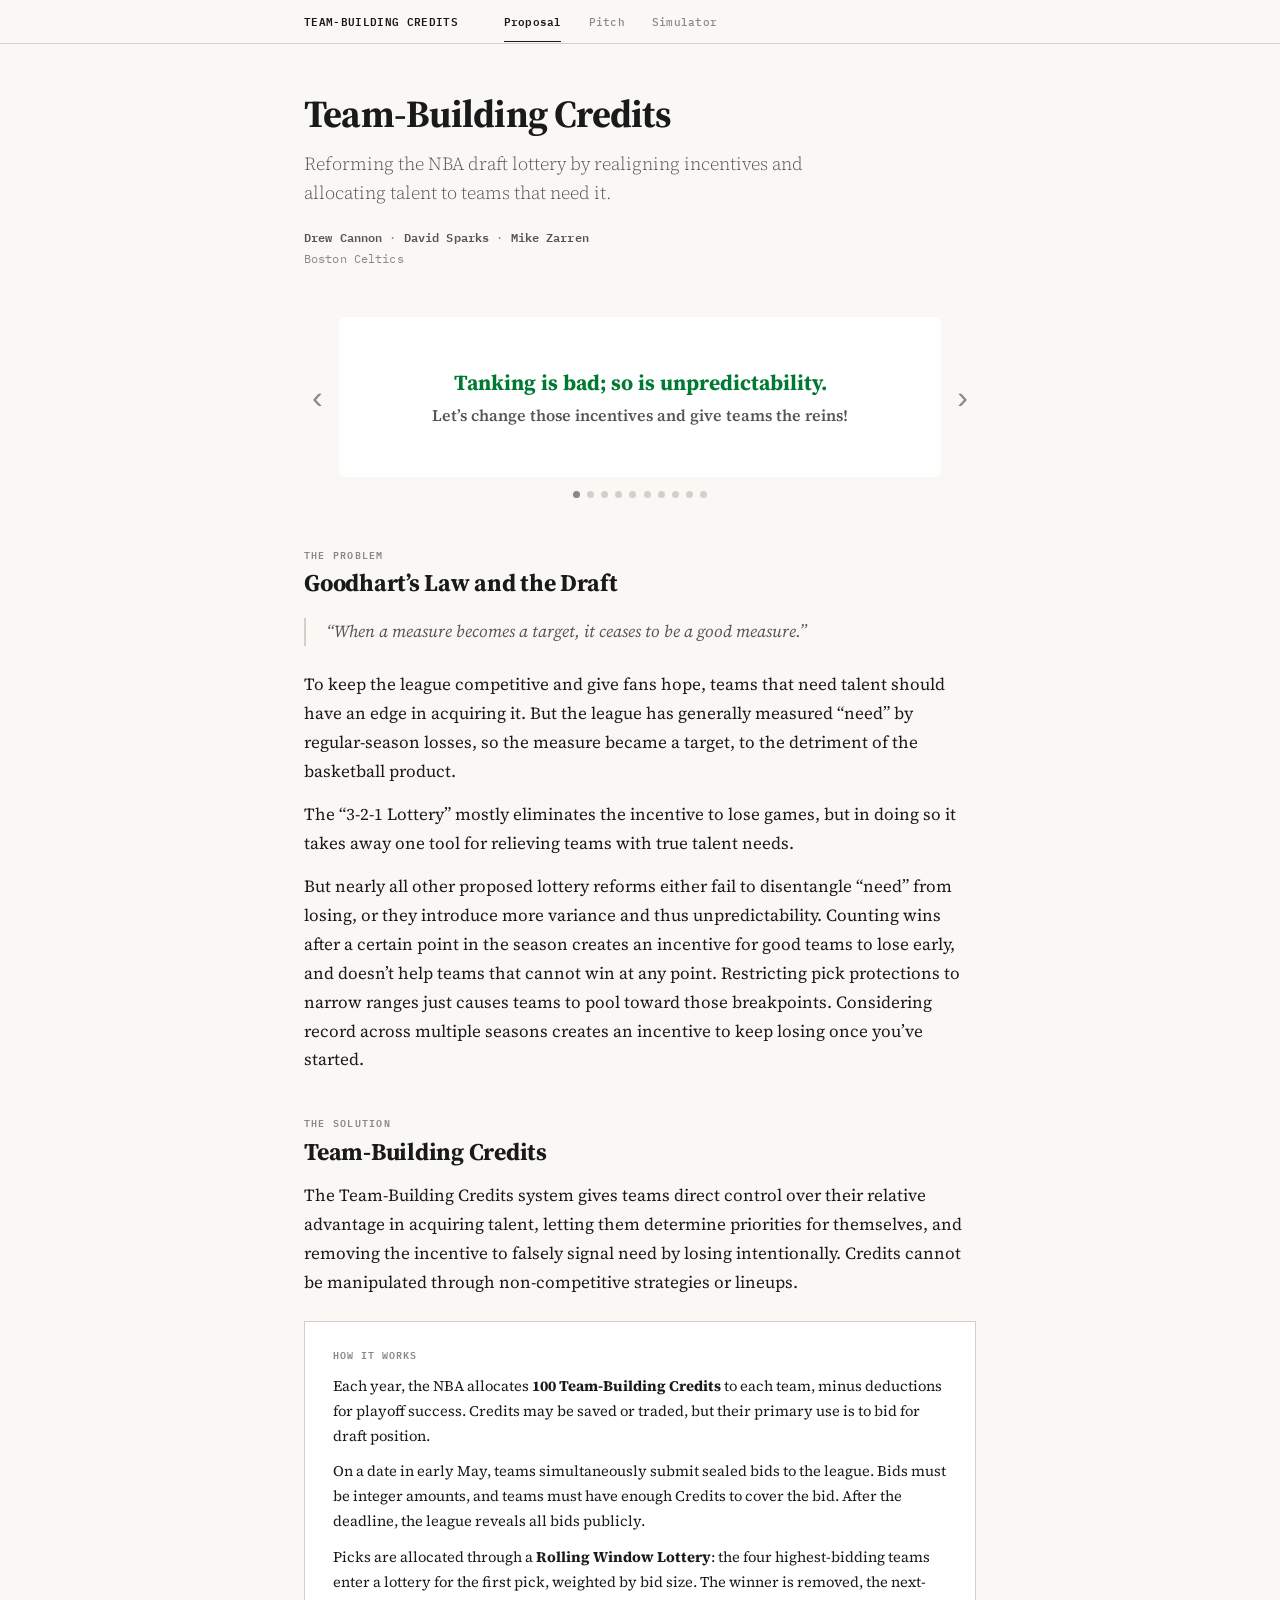
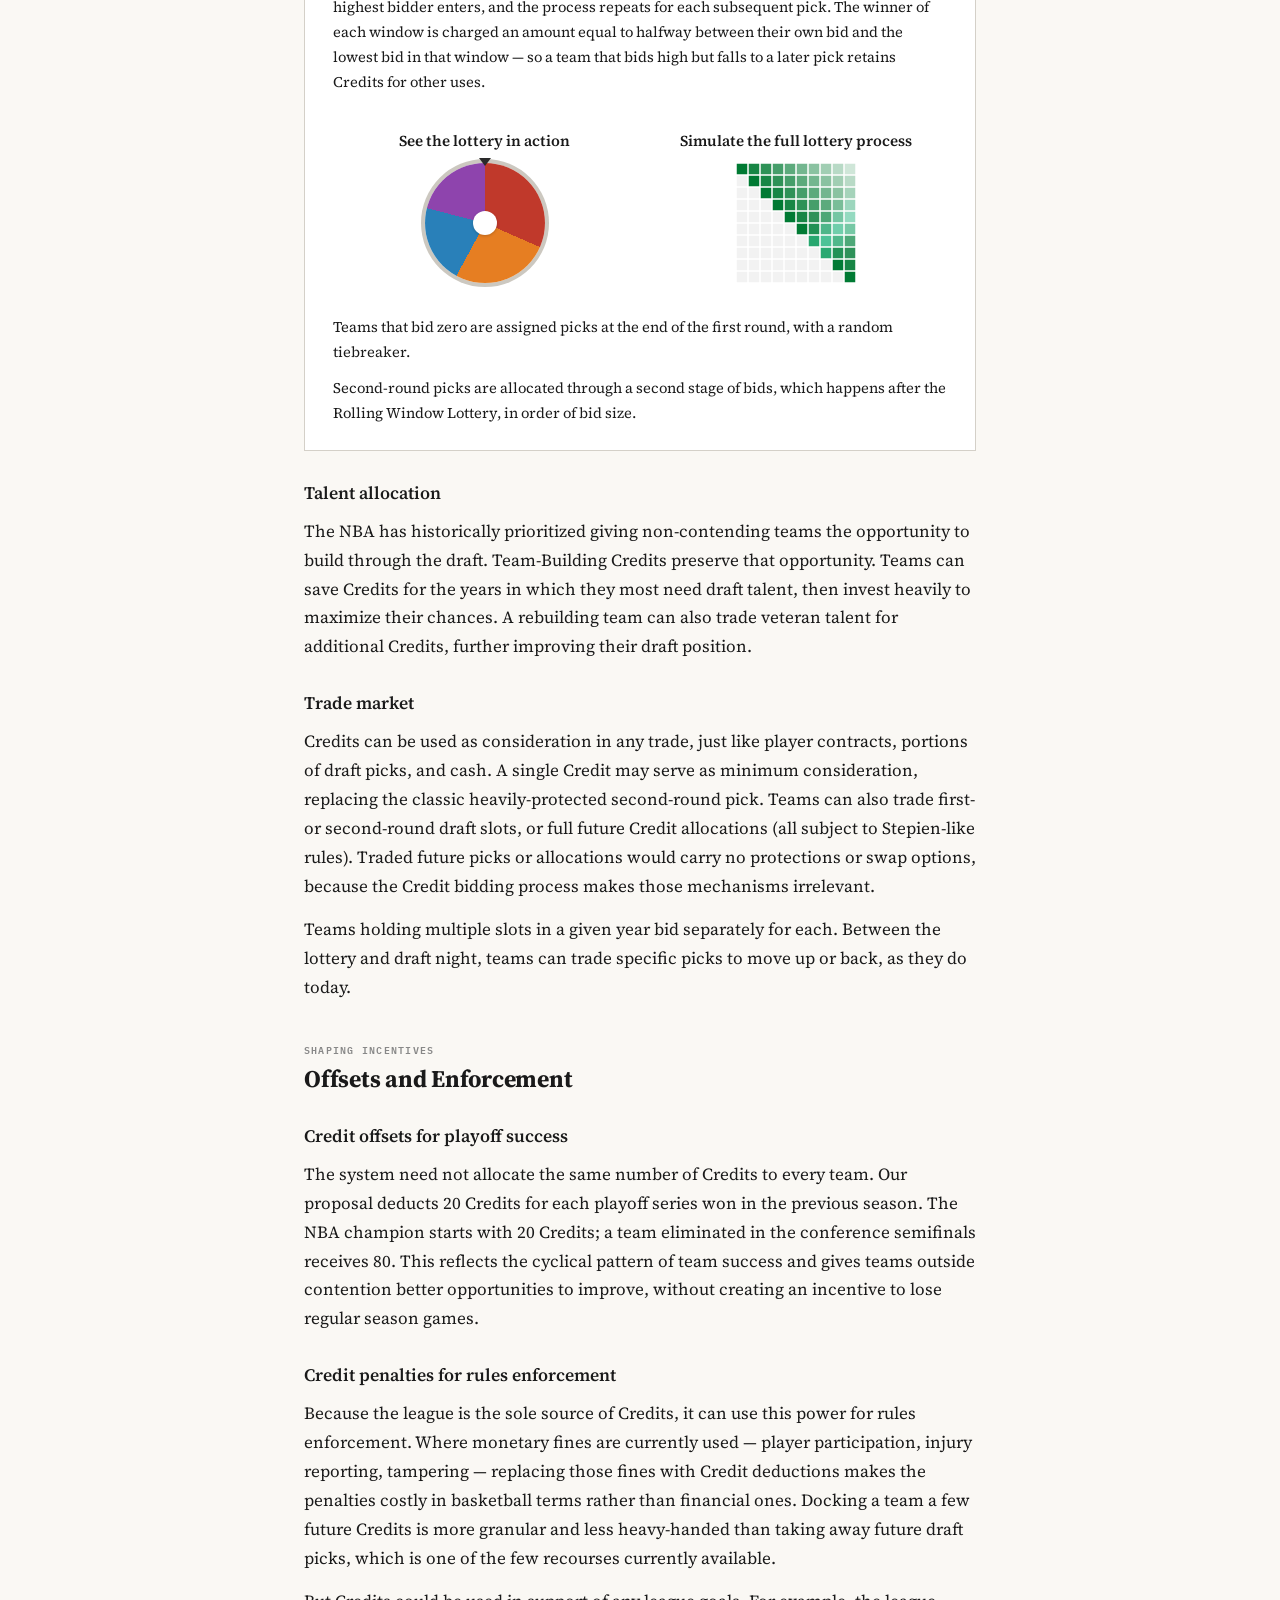
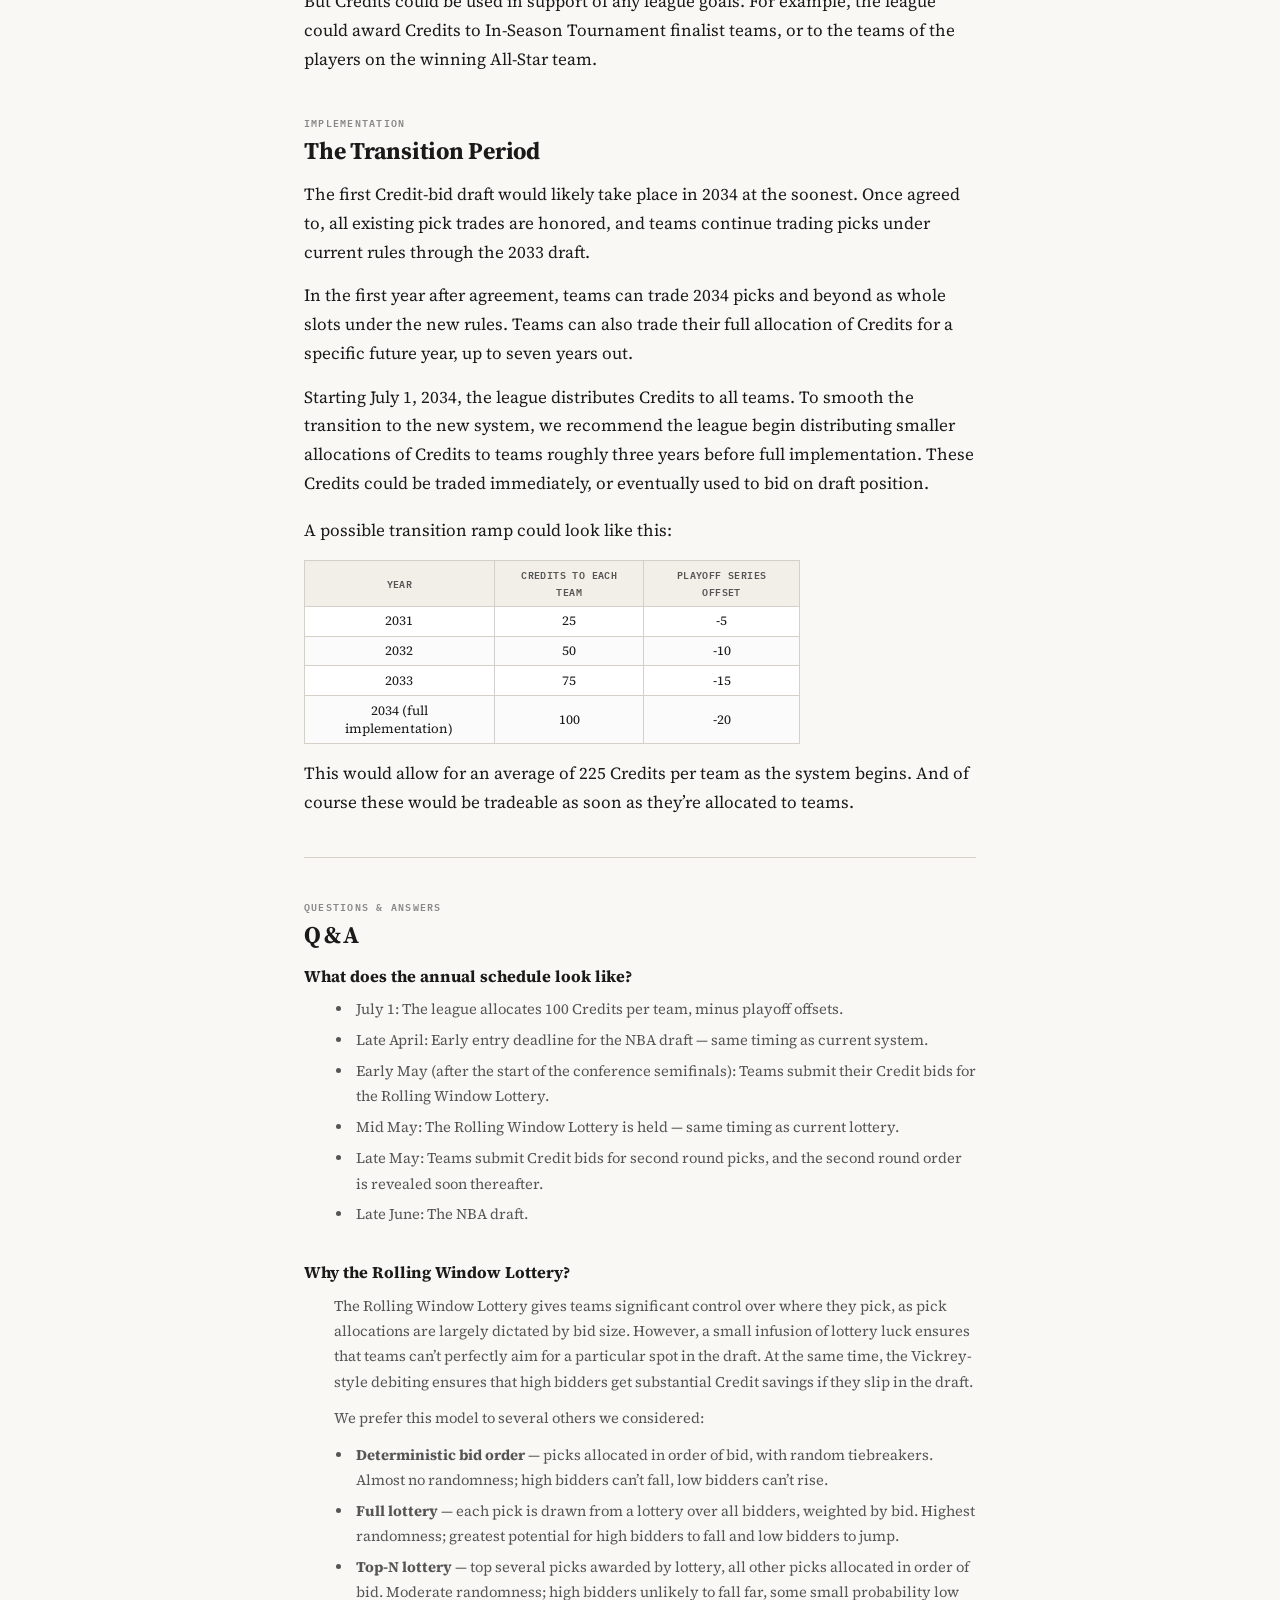
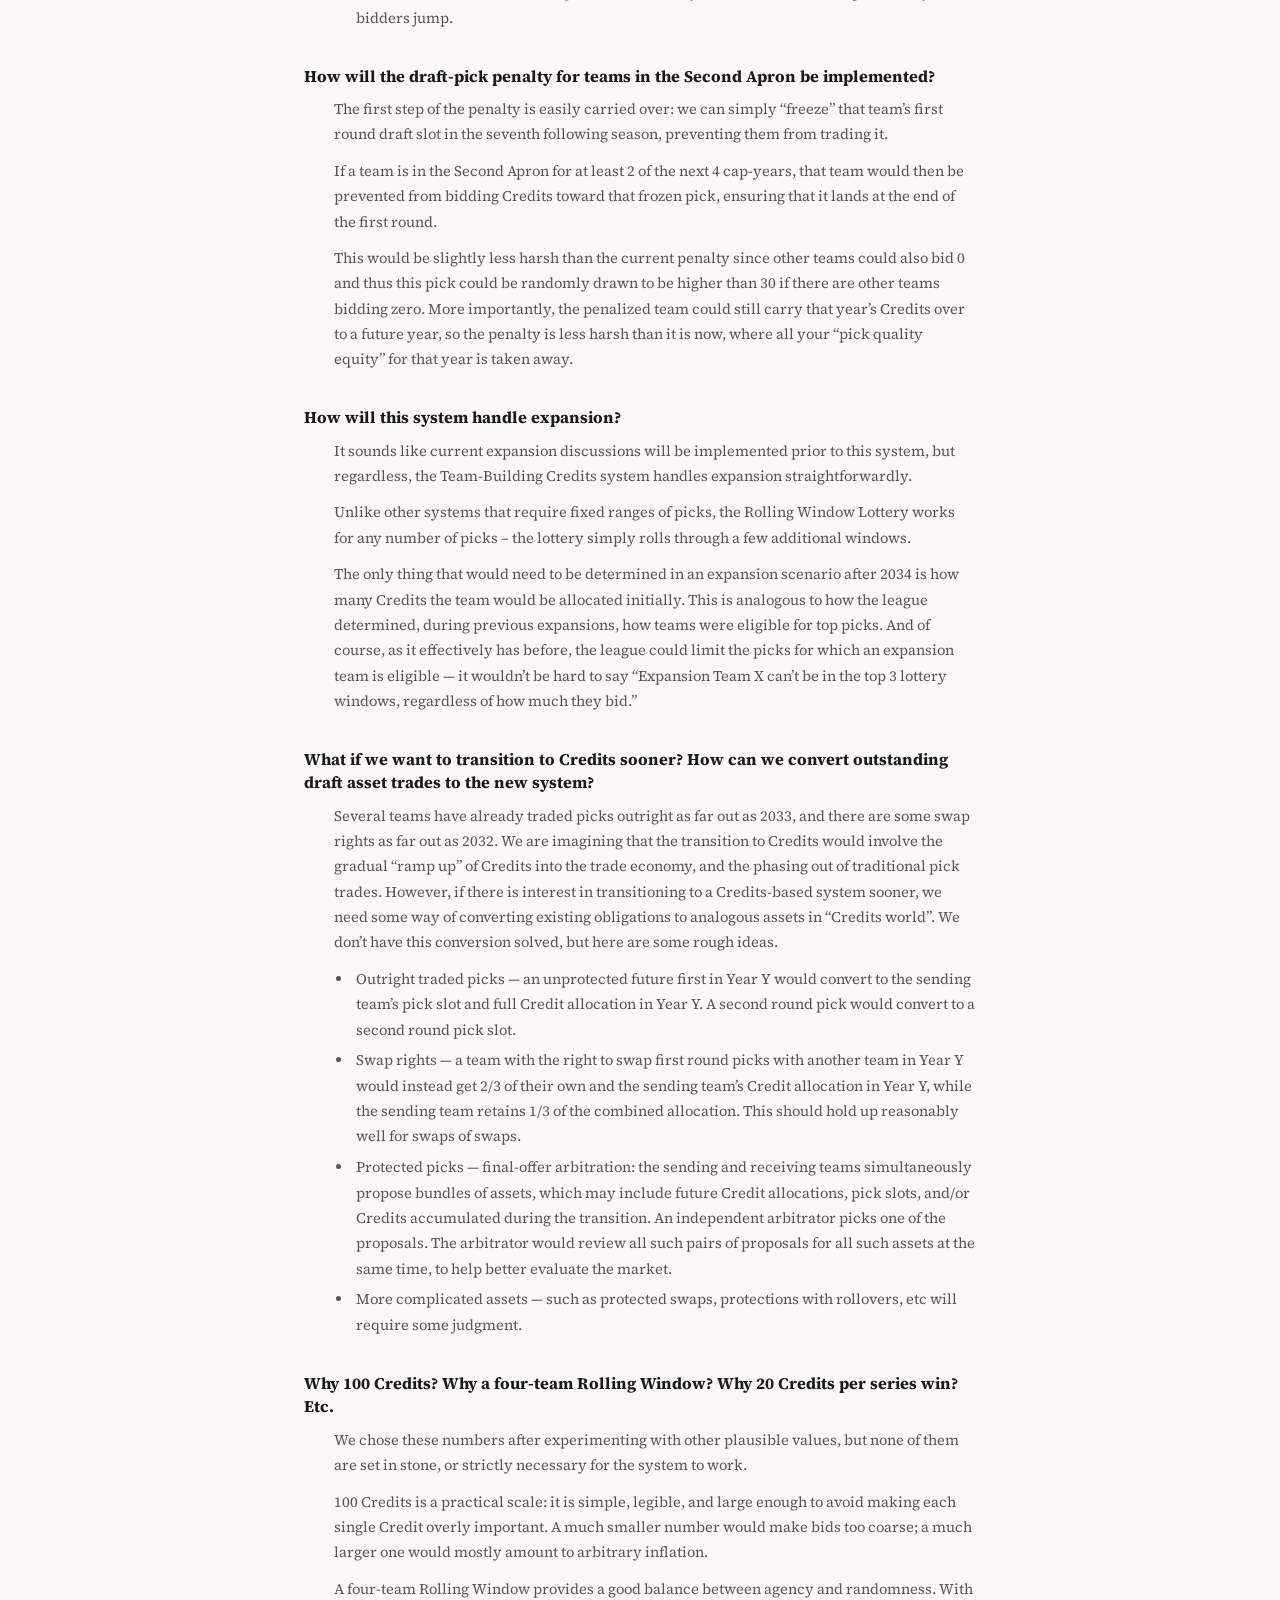
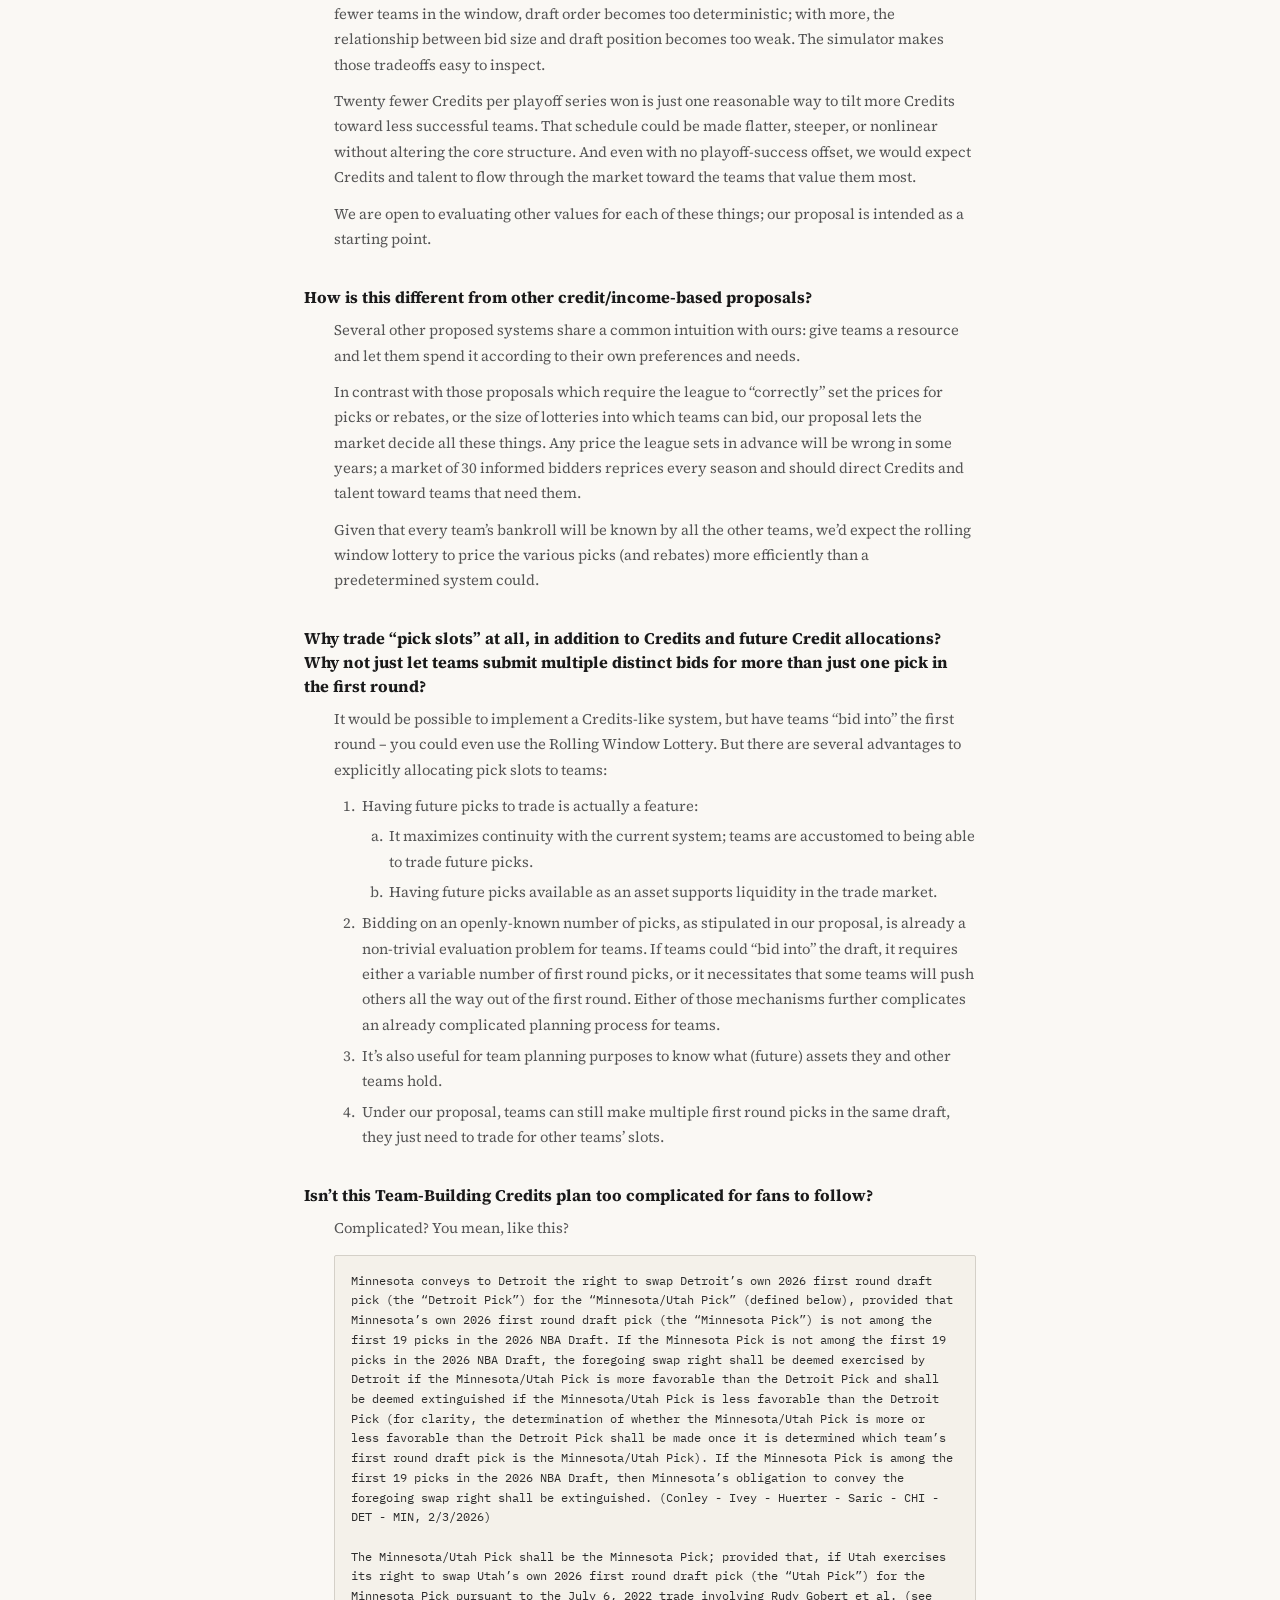
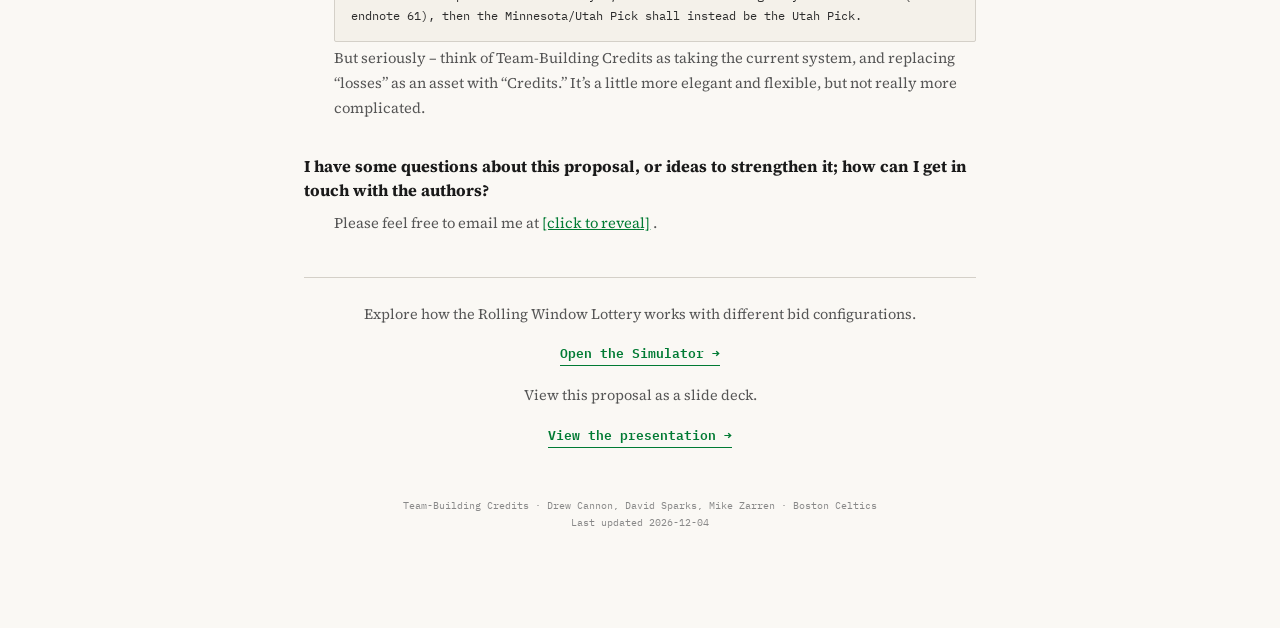
<file: index.html>
<!DOCTYPE html>
<html lang="en">
<head>
<meta charset="UTF-8">
<meta name="viewport" content="width=device-width, initial-scale=1.0">
<title>Team-Building Credits — A Proposal for NBA Draft Reform</title>
<meta name="description" content="Putting team-building in the hands of the teams.">
<meta property="og:title" content="Team-Building Credits — A Proposal for NBA Draft Reform">
<meta property="og:description" content="Putting team-building in the hands of the teams.">
<meta property="og:type" content="website">
<meta property="og:image" content="https://dsparks.github.io/credits/og-image.png">
<meta name="twitter:card" content="summary">
<meta name="twitter:image" content="https://dsparks.github.io/credits/og-image.png">
<meta name="twitter:title" content="Team-Building Credits — A Proposal for NBA Draft Reform">
<meta name="twitter:description" content="Putting team-building in the hands of the teams.">
<link rel="icon" type="image/svg+xml" href="favicon.svg">
<script defer src="https://cloud.umami.is/script.js" data-website-id="dee76a7d-1304-4c90-aec9-0fe3c653b751"></script>
<link href="https://fonts.googleapis.com/css2?family=Source+Serif+4:ital,opsz,wght@0,8..60,300;0,8..60,400;0,8..60,600;0,8..60,700;1,8..60,300;1,8..60,400&family=IBM+Plex+Mono:wght@400;500;600&display=swap" rel="stylesheet">
<link rel="stylesheet" href="shared.css">
<style>
body { font-size: 17px; line-height: 1.7; }

/* --- Page --- */
.page {
  max-width: 720px;
  margin: 0 auto;
  padding: 3rem 1.5rem 6rem;
}

/* --- Hero --- */
.hero {
  margin-bottom: 3rem;
}

.hero h1 {
  font-family: var(--serif);
  font-size: 2.4rem;
  font-weight: 700;
  letter-spacing: -0.02em;
  line-height: 1.15;
  margin-bottom: 0.75rem;
  color: var(--text);
}

.hero .subtitle {
  font-size: 1.15rem;
  font-weight: 300;
  color: var(--text-secondary);
  line-height: 1.6;
  max-width: 560px;
}

.hero .byline {
  margin-top: 1.25rem;
  font-family: var(--mono);
  font-size: 0.75rem;
  color: var(--text-tertiary);
  letter-spacing: 0.01em;
}

.hero .byline strong {
  color: var(--text-secondary);
  font-weight: 600;
}

/* --- Section --- */
.section {
  margin-bottom: 2.5rem;
}

.section-label {
  font-family: var(--mono);
  font-size: 0.65rem;
  font-weight: 600;
  text-transform: uppercase;
  letter-spacing: 0.12em;
  color: var(--text-tertiary);
  margin-bottom: 0.3rem;
}

.section h2 {
  font-family: var(--serif);
  font-size: 1.5rem;
  font-weight: 700;
  letter-spacing: -0.01em;
  margin-bottom: 0.9rem;
  line-height: 1.25;
}

.section h3 {
  font-family: var(--serif);
  font-size: 1.1rem;
  font-weight: 600;
  margin-top: 1.75rem;
  margin-bottom: 0.5rem;
}

.section p {
  margin-bottom: 0.9rem;
}

/* --- Epigraph --- */
.epigraph {
  margin: 1.25rem 0 1.5rem 0;
  padding-left: 1.25rem;
  border-left: 2px solid var(--rule);
  font-style: italic;
  font-size: 1.05rem;
  color: var(--text-secondary);
  line-height: 1.65;
}

/* --- Mechanism box --- */
.mechanism-box {
  background: var(--white);
  border: 1px solid var(--rule);
  padding: 1.5rem 1.75rem;
  margin: 1.5rem 0 1.75rem;
}

.mechanism-box .mech-title {
  font-family: var(--mono);
  font-size: 0.65rem;
  font-weight: 600;
  text-transform: uppercase;
  letter-spacing: 0.1em;
  color: var(--text-tertiary);
  margin-bottom: 0.65rem;
}

.mechanism-box p {
  font-size: 0.92rem;
  line-height: 1.7;
  margin-bottom: 0.65rem;
}

.mechanism-box p:last-child { margin-bottom: 0; }

/* --- Transition ramp table (overrides) --- */
.transition-table-wrap {
  margin: 1.15rem 0 1.35rem 0;
}

.transition-table {
  width: 100%;
  max-width: 31rem;
}

.transition-ramp-note {
  margin-top: 0.95rem;
}

/* --- Q&A --- */
.qa-item {
  margin: 0 0 2.1rem 0;
  padding-top: 0;
  border-top: none;
}

.qa-item:first-of-type {
  padding-top: 0;
  border-top: none;
}

.qa-item .question {
  font-family: var(--serif);
  font-size: 1.02rem;
  font-weight: 700;
  color: var(--text);
  margin-bottom: 0.55rem;
  line-height: 1.45;
}

.qa-item .answer {
  margin-left: 0.9rem;
  padding-left: 1rem;
  border-left: none;
  font-size: 0.92rem;
  line-height: 1.72;
  color: var(--text-secondary);
}

.qa-item .answer p {
  color: var(--text-secondary);
  font-size: 0.92rem;
  margin-bottom: 0.7rem;
}

.qa-item .answer p:last-child {
  margin-bottom: 0;
}

.qa-item .answer ul {
  margin: 0.45rem 0 0.8rem 1.15rem;
  padding: 0;
  font-size: 0.92rem;
  line-height: 1.72;
  color: var(--text-secondary);
}

.qa-item .answer ol {
  margin: 0.45rem 0 0.8rem 0;
  padding-left: 1.5rem;
  font-size: 0.92rem;
  line-height: 1.72;
  color: var(--text-secondary);
}

.qa-item .answer li ol {
  margin-top: 0.3rem;
  margin-bottom: 0.3rem;
}

.qa-item .answer li {
  margin-bottom: 0.35rem;
  padding-left: 0.2rem;
}

.qa-item .answer a { text-decoration: underline; }

/* --- Long pick description block --- */
.pick-code-block {
  margin: 0.8rem 0 0.25rem;
  padding: 0.95rem 1rem;
  background: #f4f1ea;
  border: 1px solid var(--rule);
  border-radius: 2px;
  overflow-x: auto;
}

.pick-code-block code {
  display: block;
  white-space: pre-wrap;
  font-family: var(--mono);
  font-size: 0.78rem;
  line-height: 1.58;
  color: #2b2b2b;
}

/* --- CTA --- */
.cta {
  margin-top: 1rem;
  padding-top: 1.5rem;
  border-top: 1px solid var(--rule);
  text-align: center;
}

.cta p {
  font-size: 0.9rem;
  color: var(--text-secondary);
  margin-bottom: 0.75rem;
}

.cta a {
  font-family: var(--mono);
  font-size: 0.8rem;
  font-weight: 600;
  text-decoration: none;
  border-bottom: 1px solid var(--accent);
  padding-bottom: 1px;
}

.cta a:hover { color: var(--accent-light); border-color: var(--accent-light); }

/* --- Rule / footer --- */
hr {
  border: none;
  border-top: 1px solid var(--rule);
  margin: 2.5rem 0;
}

.footer {
  font-family: var(--mono);
  font-size: 0.65rem;
  color: var(--text-tertiary);
  text-align: center;
  margin-top: 3rem;
}

.dim { color: var(--text-secondary); }

@media (max-width: 600px) {
  .page { padding: 2rem 1rem 4rem; }
  .hero h1 { font-size: 1.7rem; }
  .alt-grid { grid-template-columns: 1fr; }
  .alt-card { border-right: none !important; }
  .alt-card:not(:last-child) { border-bottom: 1px solid var(--rule-light) !important; }
}

/* --- Glider Carousel --- */
.glider-section {
  margin: 0 0 3rem;
}
.glider-outer {
  display: flex;
  align-items: center;
  gap: 0.5rem;
}
.glider-viewport {
  flex: 1;
  overflow: hidden;
  border-radius: 6px;
  background: var(--surface);
}
.glider-track {
  display: flex;
  transition: transform 0.45s cubic-bezier(0.4, 0, 0.2, 1);
  will-change: transform;
}
.glider-slide {
  min-width: 100%;
  padding: 2.25rem 2rem;
  display: flex;
  align-items: center;
  justify-content: center;
  min-height: 10rem;
  text-align: center;
}
.glider-slide p {
  font-family: var(--serif);
  font-size: 1.25rem;
  font-weight: 700;
  line-height: 1.45;
  color: var(--text);
  max-width: 520px;
}
.glider-btn {
  background: none;
  border: none;
  cursor: pointer;
  font-size: 2rem;
  line-height: 1;
  color: var(--text-tertiary);
  padding: 0.25rem 0.5rem;
  flex-shrink: 0;
  transition: color 0.15s;
  user-select: none;
}
.glider-btn:hover { color: var(--text-secondary); }
.glider-dots {
  display: flex;
  justify-content: center;
  gap: 0.45rem;
  margin-top: 0.85rem;
}
.glider-dot {
  width: 7px;
  height: 7px;
  border-radius: 50%;
  border: none;
  background: var(--rule);
  cursor: pointer;
  padding: 0;
  transition: background 0.2s;
}
.glider-dot.active { background: var(--text-tertiary); }

/* --- Glider slide style variants ---
   Add ONE of these classes alongside .glider-slide to apply a visual treatment.
   Available names: gs-green  gs-dark  gs-rule  gs-two-tone  gs-warm  gs-stripe

   gs-two-tone requires two <p> tags inside the slide:
     first <p>  = the hook line  (large, accent green)
     second <p> = the payoff line (smaller, muted dark)
   All other styles work with a single <p>. */

/* gs-green — solid forest green, warm cream text */
.gs-green { background: #007A33; }
.gs-green p { color: #f5f0e8; }

/* gs-dark — near-black, warm cream text */
.gs-dark { background: #1c1a17; }
.gs-dark p { color: #f0ece3; }

/* gs-rule — cream bg, thick left accent bar, left-aligned */
.gs-rule { border-left: 5px solid #007A33; padding-left: 2.5rem; justify-content: flex-start; text-align: left; }
.gs-rule p { text-align: left; }

/* gs-two-tone — white bg; first <p> in accent green, second <p> in muted dark */
.gs-two-tone { background: #fff; flex-direction: column; gap: 0.35rem; }
.gs-two-tone p:first-child { font-size: 1.35rem; color: #007A33; }
.gs-two-tone p + p { font-size: 1rem; font-weight: 600; color: var(--text-secondary); }

/* gs-warm — warm ivory bg with oversized faint opening-quote mark */
.gs-warm { background: #f5f1e8; position: relative; overflow: hidden; }
.gs-warm::before {
  content: '\201C';
  position: absolute; top: -0.75rem; left: 0.6rem;
  font-size: 9rem; line-height: 1;
  color: #007A33; opacity: 0.12;
  font-family: var(--serif); font-weight: 700;
  pointer-events: none; user-select: none;
}
.gs-warm p { position: relative; }

/* gs-stripe — cream bg with inset top green stripe */
.gs-stripe { box-shadow: inset 0 5px 0 #007A33; }

/* --- Lottery modal --- */
.mechanism-ctas {
  display: grid;
  grid-template-columns: 1fr 1fr;
  gap: 0.5rem;
  margin: 1.25rem 0 1rem;
}
.mech-cta {
  display: flex;
  flex-direction: column;
  align-items: center;
  gap: 0.75rem;
  padding: 1rem 0.75rem;
  background: none;
  border: none;
  cursor: pointer;
  text-decoration: none;
  color: var(--text);
  border-radius: 4px;
  transition: background 0.15s;
}
.mech-cta:hover {
  background: rgba(0,0,0,0.04);
  color: var(--text);
}
.mech-cta:focus-visible {
  outline: 2px solid var(--accent);
  outline-offset: 4px;
}
.mech-cta-label {
  font-family: var(--serif);
  font-size: 0.95rem;
  font-weight: 600;
  color: var(--text);
  text-align: center;
  line-height: 1.35;
}
.lottery-mini-wheel-wrap {
  position: relative;
  flex-shrink: 0;
  width: 120px;
  height: 120px;
}
.lottery-mini-pointer {
  position: absolute;
  top: -5px;
  left: 50%;
  transform: translateX(-50%);
  width: 0;
  height: 0;
  border-left: 6px solid transparent;
  border-right: 6px solid transparent;
  border-top: 8px solid #2a2a2a;
  z-index: 2;
}
.lottery-mini-wedges {
  display: block;
  width: 120px;
  height: 120px;
  border-radius: 50%;
  background: conic-gradient(
    #C0392B 0 31.58%,
    #E67E22 31.58% 57.89%,
    #2980B9 57.89% 78.95%,
    #8E44AD 78.95% 100%
  );
  box-shadow: 0 0 0 4px #ccc8c0;
  animation: lottery-spin 0.4s linear infinite;
  will-change: transform;
  position: relative;
}
.lottery-mini-wedges::after {
  content: '';
  position: absolute;
  top: 50%;
  left: 50%;
  width: 20%;
  height: 20%;
  border-radius: 50%;
  background: #fff;
  transform: translate(-50%, -50%);
  box-shadow: 0 1px 3px rgba(0,0,0,0.2);
}
@keyframes lottery-spin {
  from { transform: rotate(0deg); }
  to   { transform: rotate(360deg); }
}


.lottery-overlay {
  position: fixed;
  inset: 0;
  background: rgba(0,0,0,0.55);
  z-index: 900;
  display: flex;
  align-items: center;
  justify-content: center;
  opacity: 0;
  pointer-events: none;
  transition: opacity 0.2s ease;
}
.lottery-overlay.open {
  opacity: 1;
  pointer-events: auto;
}
.lottery-modal {
  position: relative;
  width: min(92vw, 1100px);
  height: min(88vh, 720px);
  background: var(--bg);
  border-radius: 3px;
  overflow: hidden;
  box-shadow: 0 12px 48px rgba(0,0,0,0.3);
  transform: scale(0.97);
  transition: transform 0.2s ease;
}
.lottery-overlay.open .lottery-modal {
  transform: scale(1);
}
.lottery-modal iframe {
  width: 100%;
  height: 100%;
  border: none;
  display: block;
}
.lottery-modal-close {
  position: absolute;
  top: 0.6rem;
  right: 0.75rem;
  z-index: 10;
  background: rgba(250,248,244,0.92);
  border: 1px solid var(--rule);
  cursor: pointer;
  font-size: 1rem;
  line-height: 1;
  color: var(--text-secondary);
  padding: 0.3rem 0.55rem;
  border-radius: 2px;
  font-family: var(--mono);
  transition: color 0.15s, background 0.15s;
}
.lottery-modal-close:hover {
  color: var(--text);
  background: var(--white);
}
</style>
</head>
<body>

<div data-site-nav></div>
<script src="site-nav.js"></script>

<div class="page">

  <div class="hero">
    <h1>Team-Building Credits</h1>
    <div class="subtitle">Reforming the NBA draft lottery by realigning incentives and allocating talent to teams that need it.</div>
    <div class="byline">
      <strong>Drew Cannon</strong> &middot; <strong>David Sparks</strong> &middot; <strong>Mike Zarren</strong><br>
      Boston Celtics
    </div>
  </div>

  <div class="glider-section">
    <div class="glider-outer">
      <button class="glider-btn glider-prev" aria-label="Previous slide">&#8249;</button>
      <div class="glider-viewport">
        <div class="glider-track" id="gliderTrack">
          <div class="glider-slide gs-two-tone" aria-hidden="true"><p>Tanking is bad; so is unpredictability.</p><p>Let&rsquo;s change those incentives and give teams the reins!</p></div>
          <div class="glider-slide gs-dark"><p>Team-Building Credits sever the connection between losing and draft position, and give teams direct control over their rebuilding strategy.</p></div>
          <div class="glider-slide gs-green" aria-hidden="true"><p>The league distributes ≈100 Credits to each team, each year. Fewer Credits go to teams who advance in the playoffs.</p></div>
          <div class="glider-slide gs-rule" aria-hidden="true"><p>Credits are used to bid for draft position in a <i>Rolling Window Lottery.</i></p></div>
          <div class="glider-slide gs-stripe" aria-hidden="true"><p>But unspent Credits carry over year-to-year, allowing teams to save up.</p></div>
          <div class="glider-slide gs-dark" aria-hidden="true"><p>Want a top pick? Save up your Credits or trade for them, then bid when the timing is right.</p></div>
          <div class="glider-slide gs-rule" aria-hidden="true"><p>Credits can be traded, just like players, picks, and cash are now.</p></div>
          <div class="glider-slide gs-stripe" aria-hidden="true"><p>Future Credit allocations can also be traded, as can pick slots.</p></div>
          <div class="glider-slide gs-green" aria-hidden="true"><p>Fans deserve a league where team-building is about choices, not losses.</p></div>
        </div>
      </div>
      <button class="glider-btn glider-next" aria-label="Next slide">&#8250;</button>
    </div>
    <div class="glider-dots" id="gliderDots">
      <button class="glider-dot active" aria-label="Slide 1"></button>
      <button class="glider-dot" aria-label="Slide 2"></button>
      <button class="glider-dot" aria-label="Slide 3"></button>
      <button class="glider-dot" aria-label="Slide 4"></button>
      <button class="glider-dot" aria-label="Slide 5"></button>
      <button class="glider-dot" aria-label="Slide 6"></button>
      <button class="glider-dot" aria-label="Slide 7"></button>
      <button class="glider-dot" aria-label="Slide 8"></button>
      <button class="glider-dot" aria-label="Slide 9"></button>
      <button class="glider-dot" aria-label="Slide 10"></button>
    </div>
  </div>

  <div class="section">
    <div class="section-label">The Problem</div>
    <h2>Goodhart&rsquo;s Law and the Draft</h2>

    <div class="epigraph">
      &ldquo;When a measure becomes a target, it ceases to be a good measure.&rdquo;
    </div>

    <p>To keep the league competitive and give fans hope, teams that need talent should have an edge in acquiring it. But the league has generally measured &ldquo;need&rdquo; by regular-season losses, so the measure became a target, to the detriment of the basketball product.</p>

    <p>The &ldquo;3-2-1 Lottery&rdquo; mostly eliminates the incentive to lose games, but in doing so it takes away one tool for relieving teams with true talent needs.</p>

    <p>But nearly all other proposed lottery reforms either fail to disentangle &ldquo;need&rdquo; from losing, or they introduce more variance and thus unpredictability. Counting wins after a certain point in the season creates an incentive for good teams to lose early, and doesn&rsquo;t help teams that cannot win at any point. Restricting pick protections to narrow ranges just causes teams to pool toward those breakpoints. Considering record across multiple seasons creates an incentive to keep losing once you&rsquo;ve started.</p>
    </div>

  <div class="section">
    <div class="section-label">The Solution</div>
    <h2>Team-Building Credits</h2>

    <p>The Team-Building Credits system gives teams direct control over their relative advantage in acquiring talent, letting them determine priorities for themselves, and removing the incentive to falsely signal need by losing intentionally. Credits cannot be manipulated through non-competitive strategies or lineups.</p>

    <div class="mechanism-box">
      <div class="mech-title">How It Works</div>
      <p>Each year, the NBA allocates <strong>100 Team-Building Credits</strong> to each team, minus deductions for playoff success. Credits may be saved or traded, but their primary use is to bid for draft position.</p>
      <p>On a date in early May, teams simultaneously submit sealed bids to the league. Bids must be integer amounts, and teams must have enough Credits to cover the bid. After the deadline, the league reveals all bids publicly.</p>
      <p>Picks are allocated through a <strong>Rolling Window Lottery</strong>: the four highest-bidding teams enter a lottery for the first pick, weighted by bid size. The winner is removed, the next-highest bidder enters, and the process repeats for each subsequent pick. The winner of each window is charged an amount equal to halfway between their own bid and the lowest bid in that window &mdash; so a team that bids high but falls to a later pick retains Credits for other uses.</p>
      <div class="mechanism-ctas">
        <button class="mech-cta" id="lotteryTrigger">
          <span class="mech-cta-label">See the lottery in action</span>
          <span class="lottery-mini-wheel-wrap">
            <span class="lottery-mini-pointer"></span>
            <span class="lottery-mini-wedges"></span>
          </span>
        </button>
        <a class="mech-cta" href="simulator.html">
          <span class="mech-cta-label">Simulate the full lottery process</span>
          <canvas id="heatmapIcon"></canvas>
        </a>
      </div>
      <p>Teams that bid zero are assigned picks at the end of the first round, with a random tiebreaker.</p>
      <p>Second-round picks are allocated through a second stage of bids, which happens after the Rolling Window Lottery, in order of bid size.</p>
    </div>

    <h3>Talent allocation</h3>
    <p>The NBA has historically prioritized giving non-contending teams the opportunity to build through the draft. Team-Building Credits preserve that opportunity. Teams can save Credits for the years in which they most need draft talent, then invest heavily to maximize their chances. A rebuilding team can also trade veteran talent for additional Credits, further improving their draft position.</p>

    <h3>Trade market</h3>
    <p>Credits can be used as consideration in any trade, just like player contracts, portions of draft picks, and cash. A single Credit may serve as minimum consideration, replacing the classic heavily-protected second-round pick. Teams can also trade first- or second-round draft slots, or full future Credit allocations (all subject to Stepien-like rules). Traded future picks or allocations would carry no protections or swap options, because the Credit bidding process makes those mechanisms irrelevant.</p>
    <p>Teams holding multiple slots in a given year bid separately for each. Between the lottery and draft night, teams can trade specific picks to move up or back, as they do today.</p>
  </div>

  <div class="section">
    <div class="section-label">Shaping Incentives</div>
    <h2>Offsets and Enforcement</h2>

    <h3>Credit offsets for playoff success</h3>
    <p>The system need not allocate the same number of Credits to every team. Our proposal deducts 20 Credits for each playoff series won in the previous season. The NBA champion starts with 20 Credits; a team eliminated in the conference semifinals receives 80. This reflects the cyclical pattern of team success and gives teams outside contention better opportunities to improve, without creating an incentive to lose regular season games.</p>

    <h3>Credit penalties for rules enforcement</h3>
    <p>Because the league is the sole source of Credits, it can use this power for rules enforcement. Where monetary fines are currently used &mdash; player participation, injury reporting, tampering &mdash; replacing those fines with Credit deductions makes the penalties costly in basketball terms rather than financial ones. Docking a team a few future Credits is more granular and less heavy-handed than taking away future draft picks, which is one of the few recourses currently available.</p>
    <p>But Credits could be used in support of any league goals. For example, the league could award Credits to In-Season Tournament finalist teams, or to the teams of the players on the winning All-Star team.</p>
  </div>

  <div class="section">
    <div class="section-label">Implementation</div>
    <h2>The Transition Period</h2>

    <p>The first Credit-bid draft would likely take place in 2034 at the soonest. Once agreed to, all existing pick trades are honored, and teams continue trading picks under current rules through the 2033 draft.</p>
    <p>In the first year after agreement, teams can trade 2034 picks and beyond as whole slots under the new rules. Teams can also trade their full allocation of Credits for a specific future year, up to seven years out.</p>
    <p>Starting July 1, 2034, the league distributes Credits to all teams. To smooth the transition to the new system, we recommend the league begin distributing smaller allocations of Credits to teams roughly three years before full implementation. These Credits could be traded immediately, or eventually used to bid on draft position.</p>
    <div class="transition-table-wrap">
  <p>A possible transition ramp could look like this:</p>
  <table class="transition-table">
    <thead>
      <tr>
        <th>Year</th>
        <th>Credits to each team</th>
        <th>Playoff series offset</th>
      </tr>
    </thead>
    <tbody>
      <tr>
        <td>2031</td>
        <td>25</td>
        <td>-5</td>
      </tr>
      <tr>
        <td>2032</td>
        <td>50</td>
        <td>-10</td>
      </tr>
      <tr>
        <td>2033</td>
        <td>75</td>
        <td>-15</td>
      </tr>
      <tr>
        <td>2034 (full implementation)</td>
        <td>100</td>
        <td>-20</td>
      </tr>
    </tbody>
  </table>
  <p class="transition-ramp-note">This would allow for an average of 225 Credits per team as the system begins. And of course these would be tradeable as soon as they&rsquo;re allocated to teams.</p>
</div>
  </div>

  <hr>

  <div class="section">
    <div class="section-label">Questions &amp; Answers</div>
    <h2>Q&thinsp;&amp;&thinsp;A</h2>
    <div class="qa-item">
      <div class="question">What does the annual schedule look like?</div>
      <div class="answer"><ul>
        <li>July 1: The league allocates 100 Credits per team, minus playoff offsets.</li>
        <li>Late April: Early entry deadline for the NBA draft &mdash; same timing as current system.</li>
        <li>Early May (after the start of the conference semifinals): Teams submit their Credit bids for the Rolling Window Lottery.</li>
        <li>Mid May: The Rolling Window Lottery is held &mdash; same timing as current lottery.</li>
        <li>Late May: Teams submit Credit bids for second round picks, and the second round order is revealed soon thereafter.</li>
        <li>Late June: The NBA draft.</li></ul></div>
    </div>
    <div class="qa-item">
      <div class="question">Why the Rolling Window Lottery?</div>
      <div class="answer"><p>The Rolling Window Lottery gives teams significant control over where they pick, as pick allocations are largely dictated by bid size. However, a small infusion of lottery luck ensures that teams can&rsquo;t perfectly aim for a particular spot in the draft. At the same time, the Vickrey-style debiting ensures that high bidders get substantial Credit savings if they slip in the draft.</p>
        <p>We prefer this model to several others we considered:</p>
       <ul>
          <li><b>Deterministic bid order</b> &mdash; picks allocated in order of bid, with random tiebreakers. Almost no randomness; high bidders can&rsquo;t fall, low bidders can&rsquo;t rise.</li>
          <li><b>Full lottery</b> &mdash; each pick is drawn from a lottery over all bidders, weighted by bid. Highest randomness; greatest potential for high bidders to fall and low bidders to jump.</li>
          <li><b>Top-N lottery</b> &mdash; top several picks awarded by lottery, all other picks allocated in order of bid. Moderate randomness; high bidders unlikely to fall far, some small probability low bidders jump.</li>
        </ul>
      </div>
    </div>
    <div class="qa-item">
      <div class="question">How will the draft-pick penalty for teams in the Second Apron be implemented?</div>
      <div class="answer"><p>The first step of the penalty is easily carried over: we can simply &ldquo;freeze&rdquo; that team&rsquo;s first round draft slot in the seventh following season, preventing them from trading it.</p>
        <p>If a team is in the Second Apron for at least 2 of the next 4 cap-years, that team would then be prevented from bidding Credits toward that frozen pick, ensuring that it lands at the end of the first round.</p>
        <p>This would be slightly less harsh than the current penalty since other teams could also bid 0 and thus this pick could be randomly drawn to be higher than 30 if there are other teams bidding zero. More importantly, the penalized team could still carry that year&rsquo;s Credits over to a future year, so the penalty is less harsh than it is now, where all your &ldquo;pick quality equity&rdquo; for that year is taken away.</p>
    </div>
    </div>
    <div class="qa-item">
      <div class="question">How will this system handle expansion?</div>
      <div class="answer"><p>It sounds like current expansion discussions will be implemented prior to this system, but regardless, the Team-Building Credits system handles expansion straightforwardly.</p>
        <p>Unlike other systems that require fixed ranges of picks, the Rolling Window Lottery works for any number of picks – the lottery simply rolls through a few additional windows.</p>
        <p>The only thing that would need to be determined in an expansion scenario after 2034 is how many Credits the team would be allocated initially. This is analogous to how the league determined, during previous expansions, how teams were eligible for top picks. And of course, as it effectively has before, the league could limit the picks for which an expansion team is eligible — it wouldn&rsquo;t be hard to say &ldquo;Expansion Team X can&rsquo;t be in the top 3 lottery windows, regardless of how much they bid.&rdquo;</p>
    </div>
    </div>
    <div class="qa-item">
      <div class="question">What if we want to transition to Credits sooner? How can we convert outstanding draft asset trades to the new system?</div>
      <div class="answer">
        <p>Several teams have already traded picks outright as far out as 2033, and there are some swap rights as far out as 2032. We are imagining that the transition to Credits would involve the gradual &ldquo;ramp up&rdquo; of Credits into the trade economy, and the phasing out of traditional pick trades. However, if there is interest in transitioning to a Credits-based system sooner, we need some way of converting existing obligations to analogous assets in &ldquo;Credits world&rdquo;. We don&rsquo;t have this conversion solved, but here are some rough ideas.</p>
        <ul>
          <li>Outright traded picks &mdash; an unprotected future first in Year Y would convert to the sending team&rsquo;s pick slot and full Credit allocation in Year Y. A second round pick would convert to a second round pick slot.</li>
          <li>Swap rights &mdash; a team with the right to swap first round picks with another team in Year Y would instead get 2/3 of their own and the sending team&rsquo;s Credit allocation in Year Y, while the sending team retains 1/3 of the combined allocation. This should hold up reasonably well for swaps of swaps.</li>
          <li>Protected picks &mdash; final-offer arbitration: the sending and receiving teams simultaneously propose bundles of assets, which may include future Credit allocations, pick slots, and/or Credits accumulated during the transition. An independent arbitrator picks one of the proposals. The arbitrator would review all such pairs of proposals for all such assets at the same time, to help better evaluate the market.</li>
          <li>More complicated assets &mdash; such as protected swaps, protections with rollovers, etc will require some judgment.</li>
        </ul>
      </div>
    </div>
    <div class="qa-item">
      <div class="question">Why 100 Credits? Why a four-team Rolling Window? Why 20 Credits per series win? Etc.</div>
      <div class="answer">
        <p>We chose these numbers after experimenting with other plausible values, but none of them are set in stone, or strictly necessary for the system to work.</p>
        <p>100 Credits is a practical scale: it is simple, legible, and large enough to avoid making each single Credit overly important. A much smaller number would make bids too coarse; a much larger one would mostly amount to arbitrary inflation.</p>
        <p>A four-team Rolling Window provides a good balance between agency and randomness. With fewer teams in the window, draft order becomes too deterministic; with more, the relationship between bid size and draft position becomes too weak. The simulator makes those tradeoffs easy to inspect.</p>
        <p>Twenty fewer Credits per playoff series won is just one reasonable way to tilt more Credits toward less successful teams. That schedule could be made flatter, steeper, or nonlinear without altering the core structure. And even with no playoff-success offset, we would expect Credits and talent to flow through the market toward the teams that value them most.</p>
        <p>We are open to evaluating other values for each of these things; our proposal is intended as a starting point.</p>
      </div>
    </div>
    <div class="qa-item">
      <div class="question">How is this different from other credit/income-based proposals?</div>
      <div class="answer">
        <p>Several other proposed systems share a common intuition with ours: give teams a resource and let them spend it according to their own preferences and needs.</p>
        <p>In contrast with those proposals which require the league to &ldquo;correctly&rdquo; set the prices for picks or rebates, or the size of lotteries into which teams can bid, our proposal lets the market decide all these things. Any price the league sets in advance will be wrong in some years; a market of 30 informed bidders reprices every season and should direct Credits and talent toward teams that need them.</p>
        <p>Given that every team&rsquo;s bankroll will be known by all the other teams, we&rsquo;d expect the rolling window lottery to price the various picks (and rebates) more efficiently than a predetermined system could.</p>
      </div>
    </div>
    <div class="qa-item">
      <div class="question">Why trade &ldquo;pick slots&rdquo; at all, in addition to Credits and future Credit allocations? Why not just let teams submit multiple distinct bids for more than just one pick in the first round?</div>
      <div class="answer">
        <p>It would be possible to implement a Credits-like system, but have teams &ldquo;bid into&rdquo; the first round &ndash; you could even use the Rolling Window Lottery. But there are several advantages to explicitly allocating pick slots to teams:</p>
        <ol>
          <li>Having future picks to trade is actually a feature:
            <ol type="a">
              <li>It maximizes continuity with the current system; teams are accustomed to being able to trade future picks.</li>
              <li>Having future picks available as an asset supports liquidity in the trade market.</li>
            </ol>
          </li>
          <li>Bidding on an openly-known number of picks, as stipulated in our proposal, is already a non-trivial evaluation problem for teams. If teams could &ldquo;bid into&rdquo; the draft, it requires either a variable number of first round picks, or it necessitates that some teams will push others all the way out of the first round. Either of those mechanisms further complicates an already complicated planning process for teams.</li>
          <li>It&rsquo;s also useful for team planning purposes to know what (future) assets they and other teams hold.</li>
          <li>Under our proposal, teams can still make multiple first round picks in the same draft, they just need to trade for other teams&rsquo; slots.</li>
        </ol>
      </div>
    </div>
    <div class="qa-item">
      <div class="question">Isn&rsquo;t this Team-Building Credits plan too complicated for fans to follow?</div>
      <div class="answer"><p>Complicated? You mean, like this?</p>
        <div class="pick-code-block"><code>Minnesota conveys to Detroit the right to swap Detroit&rsquo;s own 2026 first round draft pick (the &ldquo;Detroit Pick&rdquo;) for the &ldquo;Minnesota/Utah Pick&rdquo; (defined below), provided that Minnesota&rsquo;s own 2026 first round draft pick (the &ldquo;Minnesota Pick&rdquo;) is not among the first 19 picks in the 2026 NBA Draft. If the Minnesota Pick is not among the first 19 picks in the 2026 NBA Draft, the foregoing swap right shall be deemed exercised by Detroit if the Minnesota/Utah Pick is more favorable than the Detroit Pick and shall be deemed extinguished if the Minnesota/Utah Pick is less favorable than the Detroit Pick (for clarity, the determination of whether the Minnesota/Utah Pick is more or less favorable than the Detroit Pick shall be made once it is determined which team&rsquo;s first round draft pick is the Minnesota/Utah Pick). If the Minnesota Pick is among the first 19 picks in the 2026 NBA Draft, then Minnesota&rsquo;s obligation to convey the foregoing swap right shall be extinguished. (Conley - Ivey - Huerter - Saric - CHI - DET - MIN, 2/3/2026)

The Minnesota/Utah Pick shall be the Minnesota Pick; provided that, if Utah exercises its right to swap Utah&rsquo;s own 2026 first round draft pick (the &ldquo;Utah Pick&rdquo;) for the Minnesota Pick pursuant to the July 6, 2022 trade involving Rudy Gobert et al. (see endnote 61), then the Minnesota/Utah Pick shall instead be the Utah Pick.</code></div>
        <p>But seriously &#8211; think of Team-Building Credits as taking the current system, and replacing &ldquo;losses&rdquo; as an asset with &ldquo;Credits.&rdquo; It&rsquo;s a little more elegant and flexible, but not really more complicated.</p>
      </div>
    </div>
    <div class="qa-item">
      <div class="question">I have some questions about this proposal, or ideas to strengthen it; how can I get in touch with the authors?</div>
      <div class="answer"><p>Please feel free to email me at 
      <span id="contact-link">
        <a href="javascript:void(0);" onclick="revealEmail()" style="cursor: pointer; text-decoration: underline;">[click to reveal]</a>
      </span>.
    </p>
  </div>
  </div>
</div>

  <div class="cta">
    <p>Explore how the Rolling Window Lottery works with different bid configurations.</p>
    <a href="simulator.html">Open the Simulator &rarr;</a>
  </div>

  <div class="cta" style="border-top: none; margin-top: 1rem; padding-top: 0;">
    <p>View this proposal as a slide deck.</p>
    <a href="presentation.html">View the presentation &rarr;</a>
  </div>

  <div class="footer">
    Team-Building Credits &middot; Drew Cannon, David Sparks, Mike Zarren &middot; Boston Celtics
    <br>Last updated <span id="last-updated"></span>
    <script>
      var d = new Date(document.lastModified);
      document.getElementById('last-updated').textContent =
        d.getFullYear() + '-' +
        String(d.getMonth() + 1).padStart(2, '0') + '-' +
        String(d.getDate()).padStart(2, '0');
    </script>
  </div>

</div>

<script>
  function revealEmail() {
    // The string is my email address encoded in Base64
    const secret = "ZHNwYXJrc0BjZWx0aWNzLmNvbQ==";
    const email = atob(secret);
    const container = document.getElementById('contact-link');
    
    // This replaces the "[click to reveal]" text with a live, clickable link
    container.innerHTML = '<a href="mailto:' + email + '">' + email + '</a>';
  }
</script>

<script>
(function() {
  const SLIDE_DURATION = 5000; // ms per slide before auto-advancing

  var track = document.getElementById('gliderTrack');
  var dotsContainer = document.getElementById('gliderDots');
  var slides = track.querySelectorAll('.glider-slide');
  var dots = dotsContainer.querySelectorAll('.glider-dot');
  var current = 0;
  var timer;

  function goTo(idx) {
    slides[current].setAttribute('aria-hidden', 'true');
    dots[current].classList.remove('active');
    current = (idx + slides.length) % slides.length;
    track.style.transform = 'translateX(-' + (current * 100) + '%)';
    slides[current].removeAttribute('aria-hidden');
    dots[current].classList.add('active');
    resetTimer();
  }

  function resetTimer() {
    clearInterval(timer);
    timer = setInterval(function() { goTo(current + 1); }, SLIDE_DURATION);
  }

  document.querySelector('.glider-prev').addEventListener('click', function() { goTo(current - 1); });
  document.querySelector('.glider-next').addEventListener('click', function() { goTo(current + 1); });
  dots.forEach(function(dot, i) { dot.addEventListener('click', function() { goTo(i); }); });

  resetTimer();
})();
</script>

<div class="lottery-overlay" id="lotteryOverlay">
  <div class="lottery-modal" id="lotteryModal">
    <button class="lottery-modal-close" id="lotteryClose" aria-label="Close">✕</button>
    <iframe title="Rolling Window Lottery"></iframe>
  </div>
</div>

<script>
(function() {
  var trigger  = document.getElementById('lotteryTrigger');
  var overlay  = document.getElementById('lotteryOverlay');
  var modal    = document.getElementById('lotteryModal');
  var closeBtn = document.getElementById('lotteryClose');
  var iframe   = modal.querySelector('iframe');
  var loaded   = false;

  function openModal() {
    if (!loaded) { iframe.src = 'rolling-window-animated.html?embed'; loaded = true; }
    overlay.classList.add('open');
    document.body.style.overflow = 'hidden';
    setTimeout(function() { iframe.focus(); }, 50);
  }
  function closeModal() {
    overlay.classList.remove('open');
    document.body.style.overflow = '';
    trigger.focus();
  }

  trigger.addEventListener('click', openModal);
  closeBtn.addEventListener('click', closeModal);
  overlay.addEventListener('click', function(e) { if (!modal.contains(e.target)) closeModal(); });
  document.addEventListener('keydown', function(e) { if (e.key === 'Escape') closeModal(); });
})();
</script>


<script>
(function() {
  var canvas = document.getElementById('heatmapIcon');
  if (!canvas) return;
  var dpr = window.devicePixelRatio || 1;
  var S = 120, COLS = 10, ROWS = 10;
  canvas.width  = Math.round(S * dpr);
  canvas.height = Math.round(S * dpr);
  canvas.style.width  = S + 'px';
  canvas.style.height = S + 'px';
  var ctx = canvas.getContext('2d');
  ctx.scale(dpr, dpr);
  var cw = S / COLS, ch = S / ROWS, gap = 1.5;

  var diagSteps = COLS + ROWS - 2; // 18 diagonals
  var period = 2.5; // seconds per full wave sweep

  function iv(r, c) {
    var d = c - r;
    return d < 0 ? 0 : Math.max(0, 1 - d / COLS);
  }

  function frame(ts) {
    var t = ts / 1000;
    ctx.clearRect(0, 0, S, S);
    for (var r = 0; r < ROWS; r++) {
      for (var c = 0; c < COLS; c++) {
        var v = iv(r, c);
        if (v > 0) {
          var phase = Math.PI * 2 * (t / period - (c + r) / diagSteps);
          var shimmer = Math.pow(Math.max(0, Math.sin(phase)), 6) * 0.5;
          var rr = Math.round(shimmer * 120);
          var gg = Math.round(122 + shimmer * 133);
          var bb = Math.round(51 + shimmer * 180);
          ctx.fillStyle = 'rgba(' + rr + ',' + gg + ',' + bb + ',' + (0.1 + v * 0.9).toFixed(2) + ')';
        } else {
          ctx.fillStyle = 'rgba(0,0,0,0.05)';
        }
        ctx.fillRect(c * cw + gap / 2, r * ch + gap / 2, cw - gap, ch - gap);
      }
    }
    requestAnimationFrame(frame);
  }
  requestAnimationFrame(frame);
})();
</script>

</body>
</html>
</file>
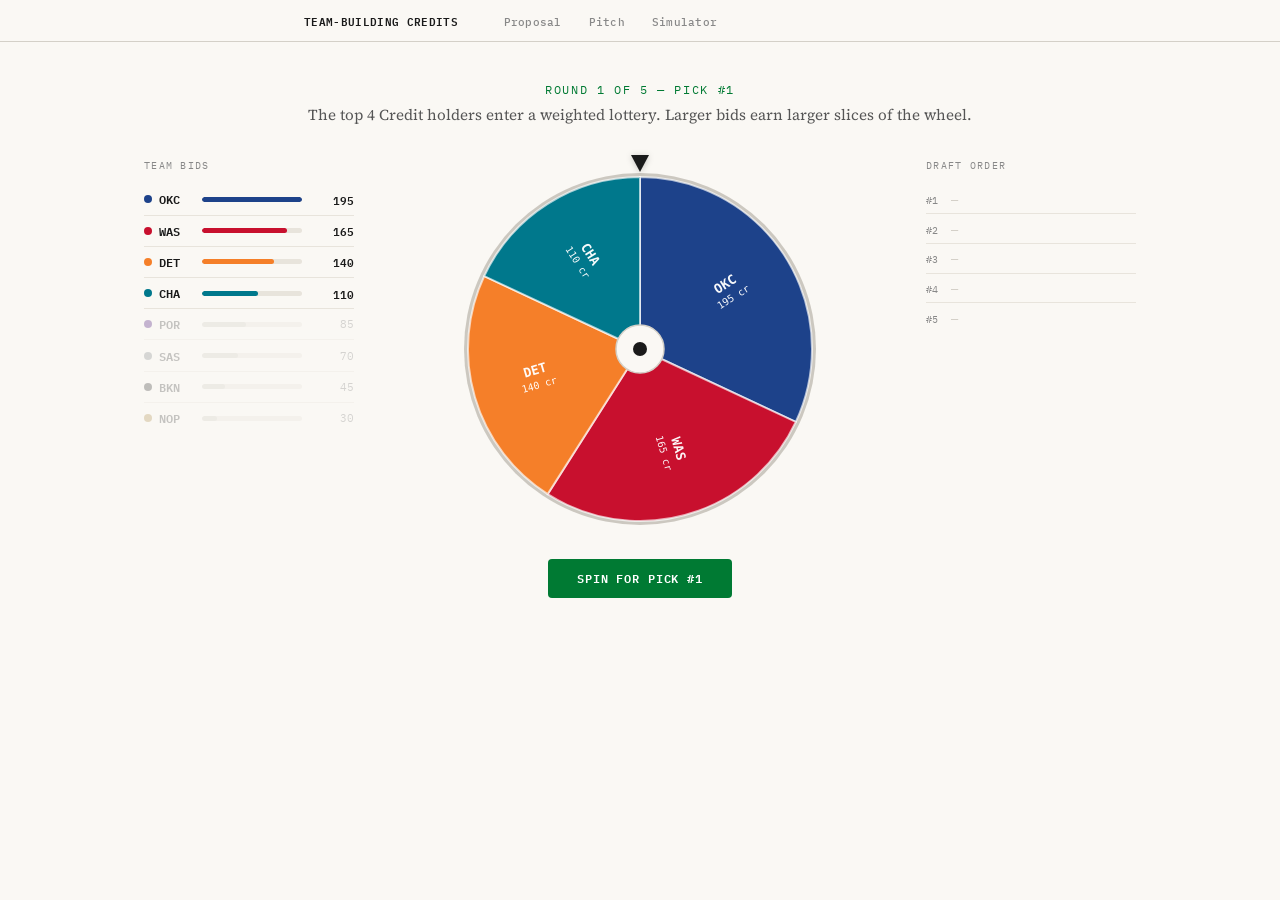
<file: lottery-animation.html>
<!DOCTYPE html>
<html lang="en">
<head>
<meta charset="UTF-8">
<meta name="viewport" content="width=device-width, initial-scale=1.0">
<title>Rolling Window Lottery — Team-Building Credits</title>
<link rel="icon" type="image/svg+xml" href="favicon.svg">
<link href="https://fonts.googleapis.com/css2?family=Source+Serif+4:ital,opsz,wght@0,8..60,300;0,8..60,400;0,8..60,600;0,8..60,700;1,8..60,300;1,8..60,400&family=IBM+Plex+Mono:wght@400;500;600&display=swap" rel="stylesheet">
<link rel="stylesheet" href="shared.css">
<style>
.page {
  max-width: 1040px;
  margin: 0 auto;
  padding: 2.5rem 1.5rem 5rem;
}

.round-header {
  text-align: center;
  margin-bottom: 2rem;
}

.round-label {
  font-family: var(--mono);
  font-size: 0.72rem;
  text-transform: uppercase;
  letter-spacing: 0.14em;
  color: var(--accent);
  margin-bottom: 0.4rem;
}

.round-desc {
  font-family: var(--serif);
  font-size: 0.95rem;
  color: var(--text-secondary);
  min-height: 1.5em;
}

.layout {
  display: grid;
  grid-template-columns: 210px 1fr 210px;
  gap: 2.5rem;
  align-items: start;
}

/* ---- Panels ---- */

.panel-label {
  font-family: var(--mono);
  font-size: 0.62rem;
  text-transform: uppercase;
  letter-spacing: 0.13em;
  color: var(--text-tertiary);
  margin-bottom: 0.8rem;
}

/* ---- Bid list ---- */

.bid-list { list-style: none; }

.bid-item {
  display: flex;
  align-items: center;
  gap: 0.45rem;
  padding: 0.32rem 0;
  border-bottom: 1px solid var(--rule-light);
  transition: opacity 0.35s ease;
}

.bid-item:last-child { border-bottom: none; }

.team-dot {
  width: 8px;
  height: 8px;
  border-radius: 50%;
  flex-shrink: 0;
}

.team-abbr {
  font-family: var(--mono);
  font-size: 0.72rem;
  font-weight: 600;
  color: var(--text-secondary);
  width: 2.2rem;
  flex-shrink: 0;
  transition: color 0.3s;
}

.bar-wrap {
  flex: 1;
  height: 5px;
  background: var(--rule-light);
  border-radius: 3px;
  overflow: hidden;
}

.bar-fill {
  height: 100%;
  border-radius: 3px;
  background: var(--rule);
  transition: background 0.3s;
}

.bid-num {
  font-family: var(--mono);
  font-size: 0.68rem;
  color: var(--text-tertiary);
  width: 2.8rem;
  text-align: right;
  flex-shrink: 0;
  transition: color 0.3s;
}

.bid-item.active .team-abbr { color: var(--text); }
.bid-item.active .bid-num { color: var(--text); font-weight: 600; }
.bid-item.inactive { opacity: 0.32; }
.bid-item.eliminated { opacity: 0.22; }
.bid-item.eliminated .team-abbr { text-decoration: line-through; }

/* ---- Wheel panel ---- */

.wheel-panel {
  display: flex;
  flex-direction: column;
  align-items: center;
  gap: 1.25rem;
}

.wheel-wrap {
  position: relative;
}

.pointer {
  position: absolute;
  top: -4px;
  left: 50%;
  transform: translateX(-50%);
  width: 0;
  height: 0;
  border-left: 9px solid transparent;
  border-right: 9px solid transparent;
  border-top: 17px solid var(--text);
  z-index: 2;
  filter: drop-shadow(0 1px 3px rgba(0,0,0,0.2));
}

canvas { display: block; }

.spin-btn {
  font-family: var(--mono);
  font-size: 0.78rem;
  font-weight: 600;
  letter-spacing: 0.07em;
  text-transform: uppercase;
  padding: 0.6rem 1.8rem;
  background: var(--accent);
  color: #fff;
  border: none;
  border-radius: 4px;
  cursor: pointer;
  transition: background 0.15s, transform 0.1s, opacity 0.2s;
}

.spin-btn:hover:not(:disabled) { background: var(--accent-light); }
.spin-btn:active:not(:disabled) { transform: scale(0.97); }
.spin-btn:disabled { opacity: 0.4; cursor: not-allowed; }

.reset-btn {
  font-family: var(--mono);
  font-size: 0.68rem;
  color: var(--text-tertiary);
  background: none;
  border: none;
  cursor: pointer;
  text-decoration: underline;
  padding: 0;
}
.reset-btn:hover { color: var(--text-secondary); }

/* ---- Pick list ---- */

.pick-list { list-style: none; }

.pick-item {
  display: flex;
  align-items: baseline;
  gap: 0.45rem;
  padding: 0.4rem 0;
  border-bottom: 1px solid var(--rule-light);
  font-family: var(--mono);
  font-size: 0.78rem;
}

.pick-item:last-child { border-bottom: none; }

.pick-num {
  font-size: 0.62rem;
  color: var(--text-tertiary);
  width: 1.1rem;
  flex-shrink: 0;
}

.pick-team {
  font-weight: 600;
  flex: 1;
}

.pick-empty .pick-team { color: var(--rule); font-weight: 400; }

.pick-price {
  font-size: 0.65rem;
  color: var(--text-tertiary);
}

.pick-new { animation: flash 1.4s ease forwards; }

@keyframes flash {
  0%   { background: var(--surface); }
  100% { background: transparent; }
}

/* ---- Modal ---- */

#modal {
  position: fixed;
  inset: 0;
  background: rgba(26,26,26,0.5);
  backdrop-filter: blur(3px);
  display: flex;
  align-items: center;
  justify-content: center;
  z-index: 500;
  opacity: 0;
  pointer-events: none;
  transition: opacity 0.28s ease;
}

#modal.open {
  opacity: 1;
  pointer-events: all;
}

.modal-card {
  background: var(--bg);
  border-radius: 8px;
  padding: 2rem 2.25rem;
  max-width: 400px;
  width: 90%;
  text-align: center;
  box-shadow: 0 24px 64px rgba(0,0,0,0.22), 0 0 0 1px rgba(0,0,0,0.06);
}

.modal-pick-tag {
  font-family: var(--mono);
  font-size: 0.62rem;
  text-transform: uppercase;
  letter-spacing: 0.15em;
  color: var(--accent);
  margin-bottom: 0.7rem;
}

.modal-badge {
  width: 50px;
  height: 50px;
  border-radius: 50%;
  margin: 0 auto 0.9rem;
  display: flex;
  align-items: center;
  justify-content: center;
  font-family: var(--mono);
  font-size: 0.8rem;
  font-weight: 700;
  color: #fff;
  letter-spacing: 0.02em;
}

.modal-headline {
  font-family: var(--serif);
  font-size: 1.3rem;
  font-weight: 600;
  color: var(--text);
  line-height: 1.2;
  margin-bottom: 1.5rem;
}

.vickrey-box {
  background: var(--surface);
  border-radius: 5px;
  padding: 0.95rem 1.1rem;
  margin-bottom: 1.5rem;
  text-align: left;
}

.vickrey-header {
  font-family: var(--mono);
  font-size: 0.6rem;
  text-transform: uppercase;
  letter-spacing: 0.12em;
  color: var(--text-tertiary);
  margin-bottom: 0.65rem;
}

.vickrey-row {
  display: flex;
  justify-content: space-between;
  font-family: var(--mono);
  font-size: 0.78rem;
  color: var(--text-secondary);
  margin-bottom: 0.22rem;
}

.vickrey-row .val { color: var(--text); }

.vickrey-rule {
  height: 1px;
  background: var(--rule);
  margin: 0.55rem 0;
}

.vickrey-row.charged {
  font-weight: 600;
  color: var(--text);
}
.vickrey-row.charged .val { color: var(--accent); }

.vickrey-row.saved {
  font-size: 0.7rem;
  color: var(--text-tertiary);
}

.modal-next-btn {
  font-family: var(--mono);
  font-size: 0.78rem;
  font-weight: 600;
  letter-spacing: 0.07em;
  text-transform: uppercase;
  padding: 0.6rem 1.8rem;
  background: var(--accent);
  color: #fff;
  border: none;
  border-radius: 4px;
  cursor: pointer;
  transition: background 0.15s;
}

.modal-next-btn:hover { background: var(--accent-light); }

/* ---- Complete ---- */

.complete-note {
  text-align: center;
  font-family: var(--mono);
  font-size: 0.75rem;
  color: var(--text-secondary);
  margin-top: 1.25rem;
  line-height: 1.6;
}

@media (max-width: 780px) {
  .layout {
    grid-template-columns: 1fr;
  }
  .bid-panel { order: 2; }
  .wheel-panel { order: 1; }
  .results-panel { order: 3; }
}
</style>
</head>
<body>

<div data-site-nav></div>
<script src="site-nav.js"></script>

<div class="page">

  <div class="round-header">
    <div class="round-label" id="round-label">Round 1 of 5 — Pick #1</div>
    <div class="round-desc" id="round-desc">The top 4 Credit holders enter a weighted lottery. Larger bids earn larger slices of the wheel.</div>
  </div>

  <div class="layout">

    <div class="bid-panel">
      <div class="panel-label">Team Bids</div>
      <ul class="bid-list" id="bid-list"></ul>
    </div>

    <div class="wheel-panel">
      <div class="wheel-wrap">
        <div class="pointer"></div>
        <canvas id="wheel-canvas" width="380" height="380"></canvas>
      </div>
      <button class="spin-btn" id="spin-btn">Spin for Pick #1</button>
      <button class="reset-btn" id="reset-btn" style="display:none">Start over</button>
    </div>

    <div class="results-panel">
      <div class="panel-label">Draft Order</div>
      <ul class="pick-list" id="pick-list"></ul>
      <div class="complete-note" id="complete-note" style="display:none"></div>
    </div>

  </div>
</div>

<!-- Winner modal -->
<div id="modal">
  <div class="modal-card">
    <div class="modal-pick-tag" id="modal-pick-tag">Pick #1</div>
    <div class="modal-badge" id="modal-badge">OKC</div>
    <div class="modal-headline" id="modal-headline">OKC Thunder wins!</div>
    <div class="vickrey-box">
      <div class="vickrey-header">Vickrey Pricing</div>
      <div class="vickrey-row">
        <span>Winning bid</span>
        <span class="val" id="v-win">195 cr</span>
      </div>
      <div class="vickrey-row">
        <span>4th-place bid</span>
        <span class="val" id="v-4th">110 cr</span>
      </div>
      <div class="vickrey-rule"></div>
      <div class="vickrey-row charged">
        <span>Credits charged</span>
        <span class="val" id="v-charged">152 cr</span>
      </div>
      <div class="vickrey-row saved">
        <span>Saved vs. full bid</span>
        <span id="v-saved">43 cr</span>
      </div>
    </div>
    <button class="modal-next-btn" id="modal-next-btn">Pick #2 →</button>
  </div>
</div>

<script>
// ─── Data ──────────────────────────────────────────────────────────────────

const TEAMS = [
  { name: 'OKC', full: 'Thunder',       bid: 195, color: '#1D428A' },
  { name: 'WAS', full: 'Wizards',       bid: 165, color: '#C8102E' },
  { name: 'DET', full: 'Pistons',       bid: 140, color: '#F57F29' },
  { name: 'CHA', full: 'Hornets',       bid: 110, color: '#00788C' },
  { name: 'POR', full: 'Trail Blazers', bid:  85, color: '#552583' },
  { name: 'SAS', full: 'Spurs',         bid:  70, color: '#8B9093' },
  { name: 'BKN', full: 'Nets',          bid:  45, color: '#444444' },
  { name: 'NOP', full: 'Pelicans',      bid:  30, color: '#B4975A' },
];

const TOTAL_PICKS  = 5;
const WINDOW_SIZE  = 4;

// ─── State ─────────────────────────────────────────────────────────────────

let remaining   = [];
let eliminated  = [];
let results     = [];
let round       = 1;
let spinning    = false;
let rotation    = 0;

let animStart   = null;
let animFrom    = 0;
let animTo      = 0;
let animDur     = 0;
let pendingWinnerIdx = -1;

// ─── Canvas ────────────────────────────────────────────────────────────────

const canvas  = document.getElementById('wheel-canvas');
const ctx     = canvas.getContext('2d');
const CX      = canvas.width  / 2;
const CY      = canvas.height / 2;
const RADIUS  = 172;

// ─── Helpers ───────────────────────────────────────────────────────────────

function top4() {
  return remaining.slice(0, WINDOW_SIZE);
}

function totalBids(teams) {
  return teams.reduce((s, t) => s + t.bid, 0);
}

function weightedRandom(teams) {
  const total = totalBids(teams);
  let r = Math.random() * total;
  for (let i = 0; i < teams.length; i++) {
    r -= teams[i].bid;
    if (r <= 0) return i;
  }
  return teams.length - 1;
}

function easeOut(t) {
  // quartic ease-out for a satisfying deceleration
  return 1 - Math.pow(1 - t, 4);
}

// ─── Wheel Drawing ─────────────────────────────────────────────────────────

function drawWheel(rot, highlightIdx = -1) {
  const teams = top4();
  const total = totalBids(teams);

  ctx.clearRect(0, 0, canvas.width, canvas.height);

  // Outer ring
  ctx.beginPath();
  ctx.arc(CX, CY, RADIUS + 4, 0, Math.PI * 2);
  ctx.fillStyle = '#ccc8c0';
  ctx.fill();

  // Wedges
  let angle = -Math.PI / 2 + rot;

  teams.forEach((team, i) => {
    const sweep = (team.bid / total) * Math.PI * 2;
    const end   = angle + sweep;

    ctx.beginPath();
    ctx.moveTo(CX, CY);
    ctx.arc(CX, CY, RADIUS, angle, end);
    ctx.closePath();

    if (i === highlightIdx) {
      // Pulse: draw a lighter version of the winning wedge
      ctx.fillStyle = lighten(team.color, 0.35);
    } else {
      ctx.fillStyle = team.color;
    }
    ctx.fill();

    ctx.strokeStyle = 'rgba(255,255,255,0.65)';
    ctx.lineWidth = 2;
    ctx.stroke();

    // Label
    const mid = angle + sweep / 2;
    drawLabel(team, mid, sweep);

    angle = end;
  });

  // Center cap
  ctx.beginPath();
  ctx.arc(CX, CY, 24, 0, Math.PI * 2);
  ctx.fillStyle = '#faf8f4';
  ctx.fill();
  ctx.strokeStyle = '#d4d0c8';
  ctx.lineWidth = 1.5;
  ctx.stroke();

  ctx.beginPath();
  ctx.arc(CX, CY, 7, 0, Math.PI * 2);
  ctx.fillStyle = '#1a1a1a';
  ctx.fill();
}

function drawLabel(team, midAngle, sweep) {
  if (sweep < 0.22) return;

  const r = RADIUS * 0.62;
  const x = CX + Math.cos(midAngle) * r;
  const y = CY + Math.sin(midAngle) * r;

  ctx.save();
  ctx.translate(x, y);

  // Rotate text so it reads radially outward; flip for left-half wedges
  const norm = ((midAngle % (Math.PI * 2)) + Math.PI * 2) % (Math.PI * 2);
  let textAngle = midAngle;
  if (norm > Math.PI / 2 && norm < Math.PI * 1.5) {
    textAngle += Math.PI;
  }
  ctx.rotate(textAngle);

  ctx.textAlign    = 'center';
  ctx.textBaseline = 'middle';
  ctx.fillStyle    = 'rgba(255,255,255,0.96)';

  ctx.font = 'bold 13px "IBM Plex Mono", monospace';
  ctx.fillText(team.name, 0, -8);

  ctx.font = '10px "IBM Plex Mono", monospace';
  ctx.fillText(team.bid + ' cr', 0, 7);

  ctx.restore();
}

function lighten(hex, amount) {
  // Parse hex and blend toward white
  const r = parseInt(hex.slice(1, 3), 16);
  const g = parseInt(hex.slice(3, 5), 16);
  const b = parseInt(hex.slice(5, 7), 16);
  const lr = Math.round(r + (255 - r) * amount);
  const lg = Math.round(g + (255 - g) * amount);
  const lb = Math.round(b + (255 - b) * amount);
  return `rgb(${lr},${lg},${lb})`;
}

// ─── Spin Target Calculation ────────────────────────────────────────────────

function spinTarget(winnerIdx) {
  const teams = top4();
  const total = totalBids(teams);

  let cumulative = 0;
  for (let i = 0; i < winnerIdx; i++) {
    cumulative += (teams[i].bid / total) * Math.PI * 2;
  }
  const sweep = (teams[winnerIdx].bid / total) * Math.PI * 2;
  const localMid = cumulative + sweep / 2;

  // We want: (-π/2 + rot + localMid) ≡ -π/2  (mod 2π)
  // → rot + localMid ≡ 0  (mod 2π)
  // → Δrot = (-rotation - localMid) mod 2π  (smallest positive delta)
  let delta = ((-rotation - localMid) % (Math.PI * 2) + Math.PI * 2) % (Math.PI * 2);

  // Add 5–8 full rotations for drama
  const extra = (5 + Math.floor(Math.random() * 4)) * Math.PI * 2;
  return rotation + delta + extra;
}

// ─── Animation Loop ────────────────────────────────────────────────────────

function animFrame(ts) {
  if (!animStart) animStart = ts;
  const elapsed  = ts - animStart;
  const progress = Math.min(elapsed / animDur, 1);
  const eased    = easeOut(progress);

  rotation = animFrom + (animTo - animFrom) * eased;
  drawWheel(rotation);

  if (progress < 1) {
    requestAnimationFrame(animFrame);
  } else {
    rotation = animTo;
    // Brief pause, then flash the winning wedge and open modal
    setTimeout(() => {
      drawWheel(rotation, pendingWinnerIdx);
      setTimeout(openModal, 420);
    }, 180);
  }
}

// ─── Spin ──────────────────────────────────────────────────────────────────

function startSpin() {
  if (spinning || round > TOTAL_PICKS) return;
  spinning = true;

  pendingWinnerIdx = weightedRandom(top4());

  document.getElementById('spin-btn').disabled = true;

  animFrom  = rotation;
  animTo    = spinTarget(pendingWinnerIdx);
  animDur   = 3300 + Math.random() * 900;
  animStart = null;

  requestAnimationFrame(animFrame);
}

// ─── Modal ─────────────────────────────────────────────────────────────────

function openModal() {
  const teams   = top4();
  const winner  = teams[pendingWinnerIdx];
  const fourth  = teams[WINDOW_SIZE - 1];
  const charged = Math.round((winner.bid + fourth.bid) / 2);
  const saved   = winner.bid - charged;

  results.push({ pick: round, team: winner, charged });

  document.getElementById('modal-pick-tag').textContent = `Pick #${round}`;
  document.getElementById('modal-badge').textContent    = winner.name;
  document.getElementById('modal-badge').style.background = winner.color;
  document.getElementById('modal-headline').textContent = `${winner.name} ${winner.full} wins!`;
  document.getElementById('v-win').textContent     = winner.bid + ' cr';
  document.getElementById('v-4th').textContent     = fourth.bid + ' cr';
  document.getElementById('v-charged').textContent = charged + ' cr';
  document.getElementById('v-saved').textContent   = saved + ' cr';

  const isLast = round >= TOTAL_PICKS;
  document.getElementById('modal-next-btn').textContent =
    isLast ? 'See Results' : `Pick #${round + 1} →`;

  document.getElementById('modal').classList.add('open');
}

function closeModal() {
  document.getElementById('modal').classList.remove('open');

  const winner = results[results.length - 1].team;
  eliminated.push(winner);
  remaining = remaining.filter(t => t.name !== winner.name);

  round++;
  spinning = false;

  updateBidList();
  updatePickList();

  if (round > TOTAL_PICKS) {
    showComplete();
  } else {
    document.getElementById('round-label').textContent =
      `Round ${round} of ${TOTAL_PICKS} — Pick #${round}`;
    document.getElementById('round-desc').textContent =
      `Competing: ${top4().map(t => t.name).join(', ')}. Bid weights determine slice sizes.`;
    document.getElementById('spin-btn').textContent = `Spin for Pick #${round}`;
    document.getElementById('spin-btn').disabled = false;
    drawWheel(rotation);
  }
}

// ─── UI Updates ────────────────────────────────────────────────────────────

function updateBidList() {
  const list       = document.getElementById('bid-list');
  const top4names  = new Set(top4().map(t => t.name));
  const elim       = new Set(eliminated.map(t => t.name));
  const maxBid     = TEAMS[0].bid;

  list.innerHTML = '';

  // Show all teams sorted by bid (winners stay in place, greyed)
  [...remaining, ...eliminated]
    .sort((a, b) => b.bid - a.bid)
    .forEach(team => {
      const isActive  = top4names.has(team.name);
      const isElim    = elim.has(team.name);

      let cls = 'bid-item';
      if      (isElim)   cls += ' eliminated';
      else if (isActive) cls += ' active';
      else               cls += ' inactive';

      const barPct = Math.round((team.bid / maxBid) * 100);
      const barColor = (isActive && !isElim) ? team.color : '#d4d0c8';

      const result = results.find(r => r.team.name === team.name);
      const rightLabel = isElim
        ? `#${result ? result.pick : '?'}`
        : team.bid;

      const li = document.createElement('li');
      li.className = cls;
      li.innerHTML = `
        <span class="team-dot" style="background:${team.color}"></span>
        <span class="team-abbr">${team.name}</span>
        <div class="bar-wrap"><div class="bar-fill" style="width:${barPct}%;background:${barColor}"></div></div>
        <span class="bid-num">${rightLabel}</span>
      `;
      list.appendChild(li);
    });
}

function updatePickList() {
  const list = document.getElementById('pick-list');
  list.innerHTML = '';

  for (let i = 1; i <= TOTAL_PICKS; i++) {
    const r  = results.find(r => r.pick === i);
    const li = document.createElement('li');

    if (r) {
      li.className = 'pick-item' + (r.pick === round - 1 ? ' pick-new' : '');
      li.innerHTML = `
        <span class="pick-num">#${i}</span>
        <span class="pick-team" style="color:${r.team.color}">${r.team.name}</span>
        <span class="pick-price">${r.charged} cr</span>
      `;
    } else {
      li.className = 'pick-item pick-empty';
      li.innerHTML = `
        <span class="pick-num">#${i}</span>
        <span class="pick-team">—</span>
        <span class="pick-price"></span>
      `;
    }

    list.appendChild(li);
  }
}

function showComplete() {
  document.getElementById('spin-btn').style.display  = 'none';
  document.getElementById('reset-btn').style.display = 'block';
  document.getElementById('round-label').textContent = 'Lottery Complete';
  document.getElementById('round-desc').textContent  = '';

  const totalCharged = results.reduce((s, r) => s + r.charged, 0);
  const totalBid     = results.reduce((s, r) => s + r.team.bid, 0);
  const totalSaved   = totalBid - totalCharged;

  const note = document.getElementById('complete-note');
  note.style.display = 'block';
  note.innerHTML =
    `${totalSaved} Credits saved across all 5 picks<br>via Vickrey pricing.`;
}

// ─── Init / Reset ──────────────────────────────────────────────────────────

function reset() {
  remaining  = [...TEAMS].sort((a, b) => b.bid - a.bid);
  eliminated = [];
  results    = [];
  round      = 1;
  spinning   = false;
  rotation   = 0;

  document.getElementById('spin-btn').style.display  = 'block';
  document.getElementById('spin-btn').disabled       = false;
  document.getElementById('spin-btn').textContent    = 'Spin for Pick #1';
  document.getElementById('reset-btn').style.display = 'none';
  document.getElementById('round-label').textContent = 'Round 1 of 5 — Pick #1';
  document.getElementById('round-desc').textContent  = 'The top 4 Credit holders enter a weighted lottery. Larger bids earn larger slices of the wheel.';
  document.getElementById('complete-note').style.display = 'none';

  updateBidList();
  updatePickList();
  drawWheel(0);
}

document.getElementById('spin-btn').addEventListener('click', startSpin);
document.getElementById('modal-next-btn').addEventListener('click', closeModal);
document.getElementById('reset-btn').addEventListener('click', reset);

reset();
</script>
</body>
</html>
</file>
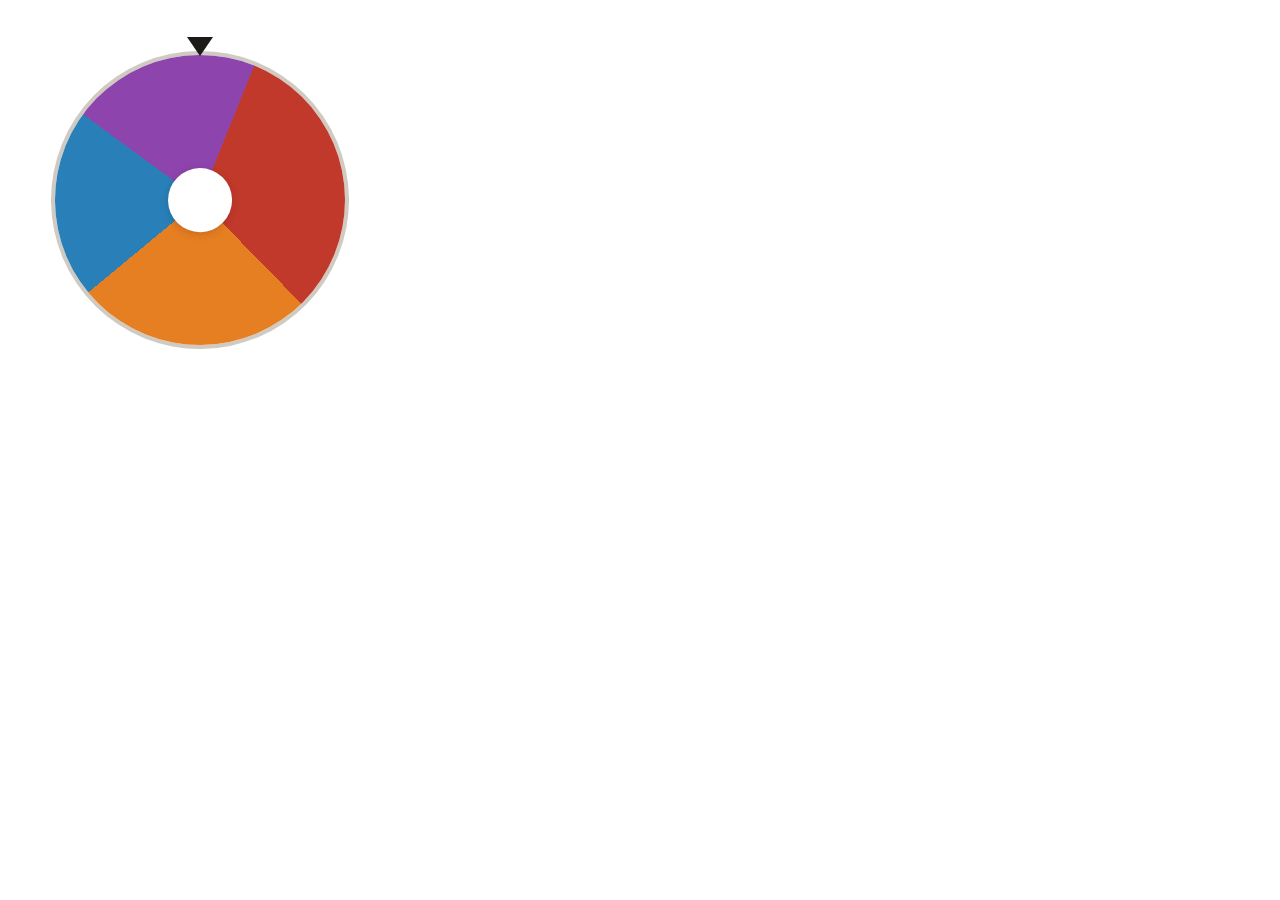
<file: og-v1.html>
<!DOCTYPE html>
<html>
<head>
<meta charset="UTF-8">
<meta name="viewport" content="width=device-width, initial-scale=1.0">
<style>
* { margin: 0; padding: 0; box-sizing: border-box; }
html, body {
  width: 400px; height: 400px; overflow: hidden;
  background: #fff;
  display: flex; align-items: center; justify-content: center;
}
.wheel-wrap {
  position: relative;
  width: 290px; height: 290px;
}
.wheel-pointer {
  position: absolute; top: -18px; left: 50%;
  transform: translateX(-50%);
  width: 0; height: 0;
  border-left: 13px solid transparent;
  border-right: 13px solid transparent;
  border-top: 19px solid #1c1a17;
  z-index: 2;
}
.wheel {
  width: 290px; height: 290px; border-radius: 50%;
  background: conic-gradient(#C0392B 0 31.58%, #E67E22 31.58% 57.89%, #2980B9 57.89% 78.95%, #8E44AD 78.95% 100%);
  box-shadow: 0 0 0 4px #d0cbc2;
  transform: rotate(22deg);
  position: relative;
}
.wheel-center {
  position: absolute; top: 50%; left: 50%;
  width: 22%; height: 22%; border-radius: 50%; background: #fff;
  transform: translate(-50%, -50%);
  box-shadow: 0 2px 8px rgba(0,0,0,0.15);
}
</style>
</head>
<body>
<div class="wheel-wrap">
  <div class="wheel-pointer"></div>
  <div class="wheel"><div class="wheel-center"></div></div>
</div>
</body>
</html>
</file>
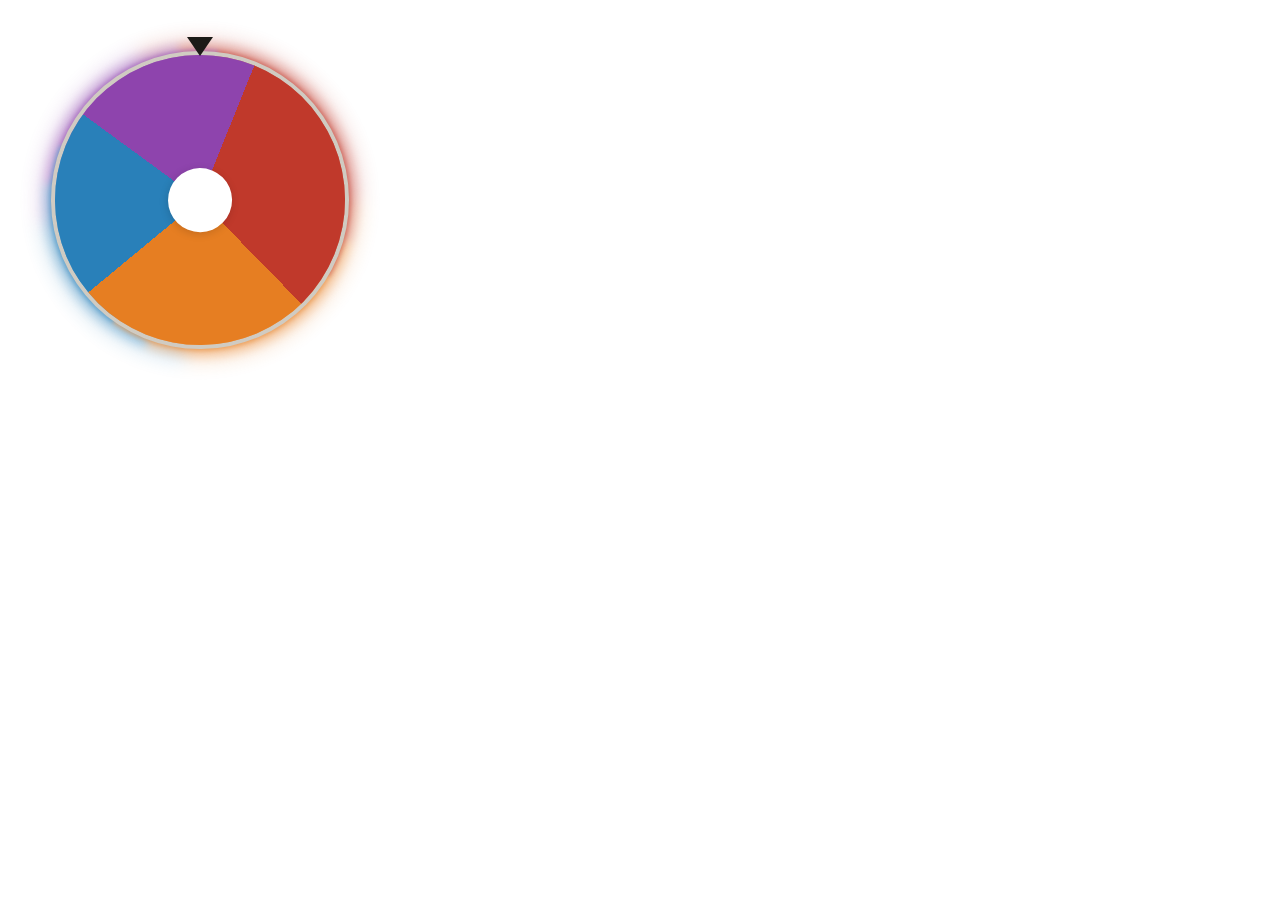
<file: og-v2.html>
<!DOCTYPE html>
<html>
<head>
<meta charset="UTF-8">
<meta name="viewport" content="width=device-width, initial-scale=1.0">
<style>
* { margin: 0; padding: 0; box-sizing: border-box; }
html, body {
  width: 400px; height: 400px; overflow: hidden;
  background: #fff;
  display: flex; align-items: center; justify-content: center;
}
.wheel-wrap {
  position: relative;
  width: 290px; height: 290px;
  overflow: visible;
}
.wheel-pointer {
  position: absolute; top: -18px; left: 50%;
  transform: translateX(-50%);
  width: 0; height: 0;
  border-left: 13px solid transparent;
  border-right: 13px solid transparent;
  border-top: 19px solid #1c1a17;
  z-index: 10;
}
.wheel {
  position: absolute;
  border-radius: 50%;
  background: conic-gradient(#C0392B 0 31.58%, #E67E22 31.58% 57.89%, #2980B9 57.89% 78.95%, #8E44AD 78.95% 100%);
}
/* Each ghost is larger and offset to stay centered, blurred, fading */
.wheel.g3 { width: 326px; height: 326px; top: -18px; left: -18px; transform: rotate(-23deg); opacity: 0.18; filter: blur(9px); }
.wheel.g2 { width: 314px; height: 314px; top: -12px; left: -12px; transform: rotate( -8deg); opacity: 0.32; filter: blur(5px); }
.wheel.g1 { width: 302px; height: 302px; top:  -6px; left:  -6px; transform: rotate(  7deg); opacity: 0.50; filter: blur(2px); }
.wheel.main {
  width: 290px; height: 290px; top: 0; left: 0;
  transform: rotate(22deg);
  box-shadow: 0 0 0 4px #d0cbc2;
  z-index: 5;
}
.wheel-center {
  position: absolute; top: 50%; left: 50%;
  width: 22%; height: 22%; border-radius: 50%; background: #fff;
  transform: translate(-50%, -50%);
  box-shadow: 0 2px 8px rgba(0,0,0,0.15);
  z-index: 6;
}
</style>
</head>
<body>
<div class="wheel-wrap">
  <div class="wheel-pointer"></div>
  <div class="wheel g3"></div>
  <div class="wheel g2"></div>
  <div class="wheel g1"></div>
  <div class="wheel main"><div class="wheel-center"></div></div>
</div>
</body>
</html>
</file>
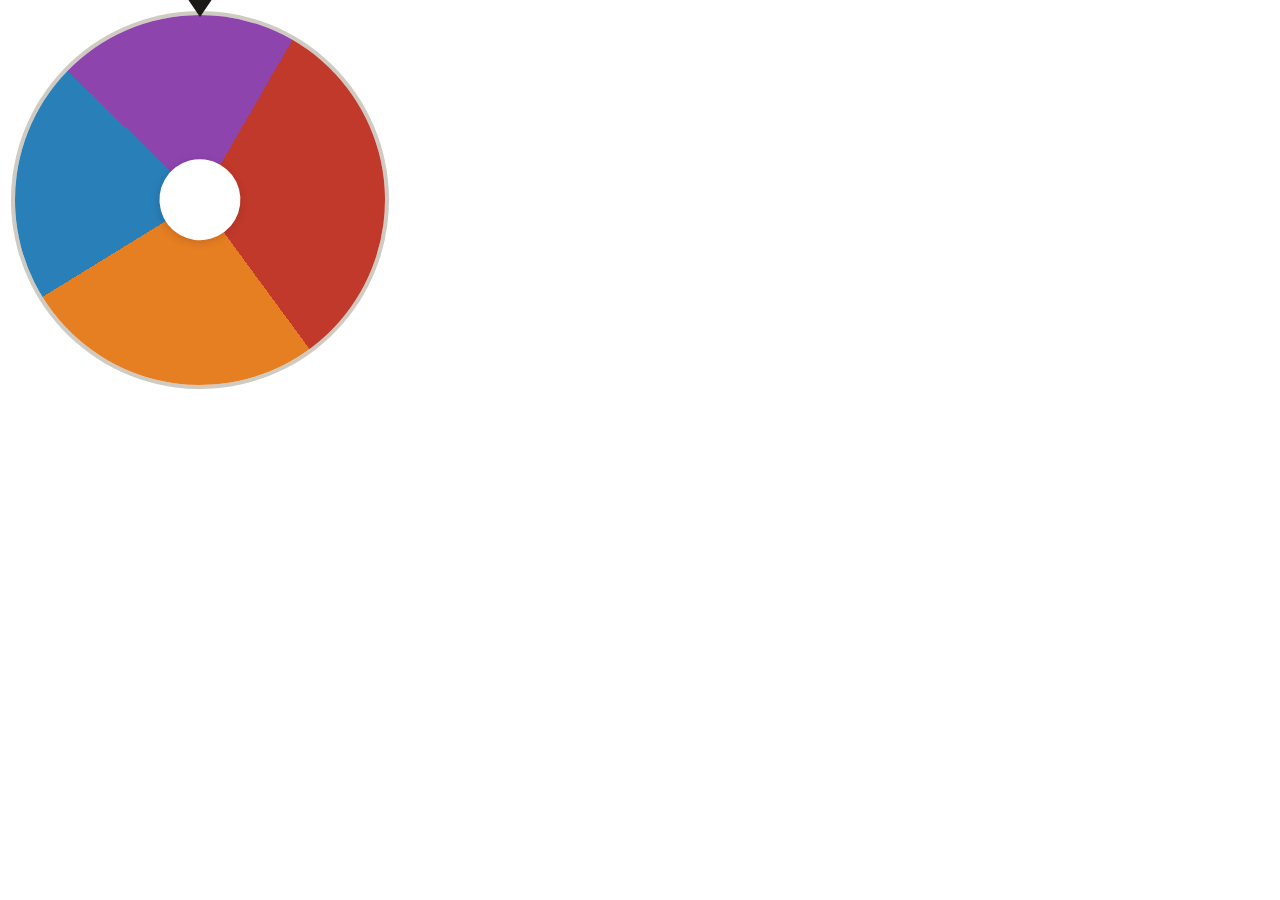
<file: og-v3.html>
<!DOCTYPE html>
<html>
<head>
<meta charset="UTF-8">
<meta name="viewport" content="width=device-width, initial-scale=1.0">
<style>
* { margin: 0; padding: 0; box-sizing: border-box; }
html, body {
  width: 400px; height: 400px; overflow: hidden;
  background: #fff;
  display: flex; align-items: center; justify-content: center;
}
.wheel-wrap {
  position: relative;
  width: 370px; height: 370px;
}
.wheel-pointer {
  position: absolute; top: -20px; left: 50%;
  transform: translateX(-50%);
  width: 0; height: 0;
  border-left: 15px solid transparent;
  border-right: 15px solid transparent;
  border-top: 22px solid #1c1a17;
  z-index: 2;
}
.wheel {
  width: 370px; height: 370px; border-radius: 50%;
  background: conic-gradient(#C0392B 0 31.58%, #E67E22 31.58% 57.89%, #2980B9 57.89% 78.95%, #8E44AD 78.95% 100%);
  box-shadow: 0 0 0 4px #d0cbc2;
  transform: rotate(30deg);
  position: relative;
}
.wheel-center {
  position: absolute; top: 50%; left: 50%;
  width: 22%; height: 22%; border-radius: 50%; background: #fff;
  transform: translate(-50%, -50%);
  box-shadow: 0 2px 10px rgba(0,0,0,0.15);
}
</style>
</head>
<body>
<div class="wheel-wrap">
  <div class="wheel-pointer"></div>
  <div class="wheel"><div class="wheel-center"></div></div>
</div>
</body>
</html>
</file>
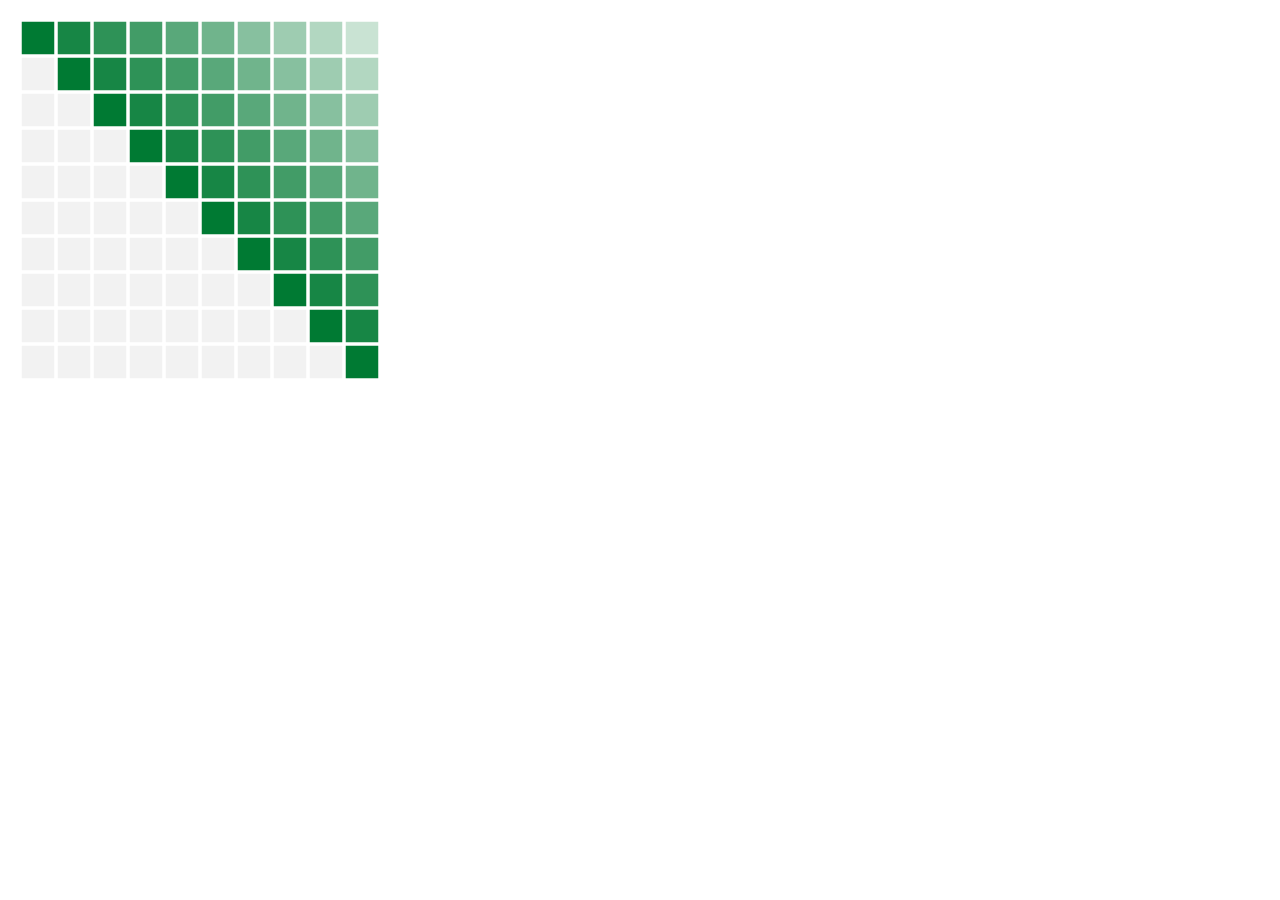
<file: og-v4.html>
<!DOCTYPE html>
<html>
<head>
<meta charset="UTF-8">
<meta name="viewport" content="width=device-width, initial-scale=1.0">
<style>
* { margin: 0; padding: 0; box-sizing: border-box; }
html, body {
  width: 400px; height: 400px; overflow: hidden;
  background: #fff;
  display: flex; align-items: center; justify-content: center;
}
canvas { display: block; }
</style>
</head>
<body>
<canvas id="heatmap"></canvas>
<script>
(function() {
  var canvas = document.getElementById('heatmap');
  var dpr = window.devicePixelRatio || 1;
  var S = 360, COLS = 10, ROWS = 10;
  canvas.width  = Math.round(S * dpr);
  canvas.height = Math.round(S * dpr);
  canvas.style.width  = S + 'px';
  canvas.style.height = S + 'px';
  var ctx = canvas.getContext('2d');
  ctx.scale(dpr, dpr);
  var cw = S / COLS, ch = S / ROWS, gap = 3.5;
  for (var r = 0; r < ROWS; r++) {
    for (var c = 0; c < COLS; c++) {
      var d = c - r;
      var v = d < 0 ? 0 : Math.max(0, 1 - d / COLS);
      ctx.fillStyle = v > 0
        ? 'rgba(0,122,51,' + (0.12 + v * 0.88).toFixed(2) + ')'
        : 'rgba(0,0,0,0.05)';
      ctx.fillRect(c * cw + gap / 2, r * ch + gap / 2, cw - gap, ch - gap);
    }
  }
})();
</script>
</body>
</html>
</file>
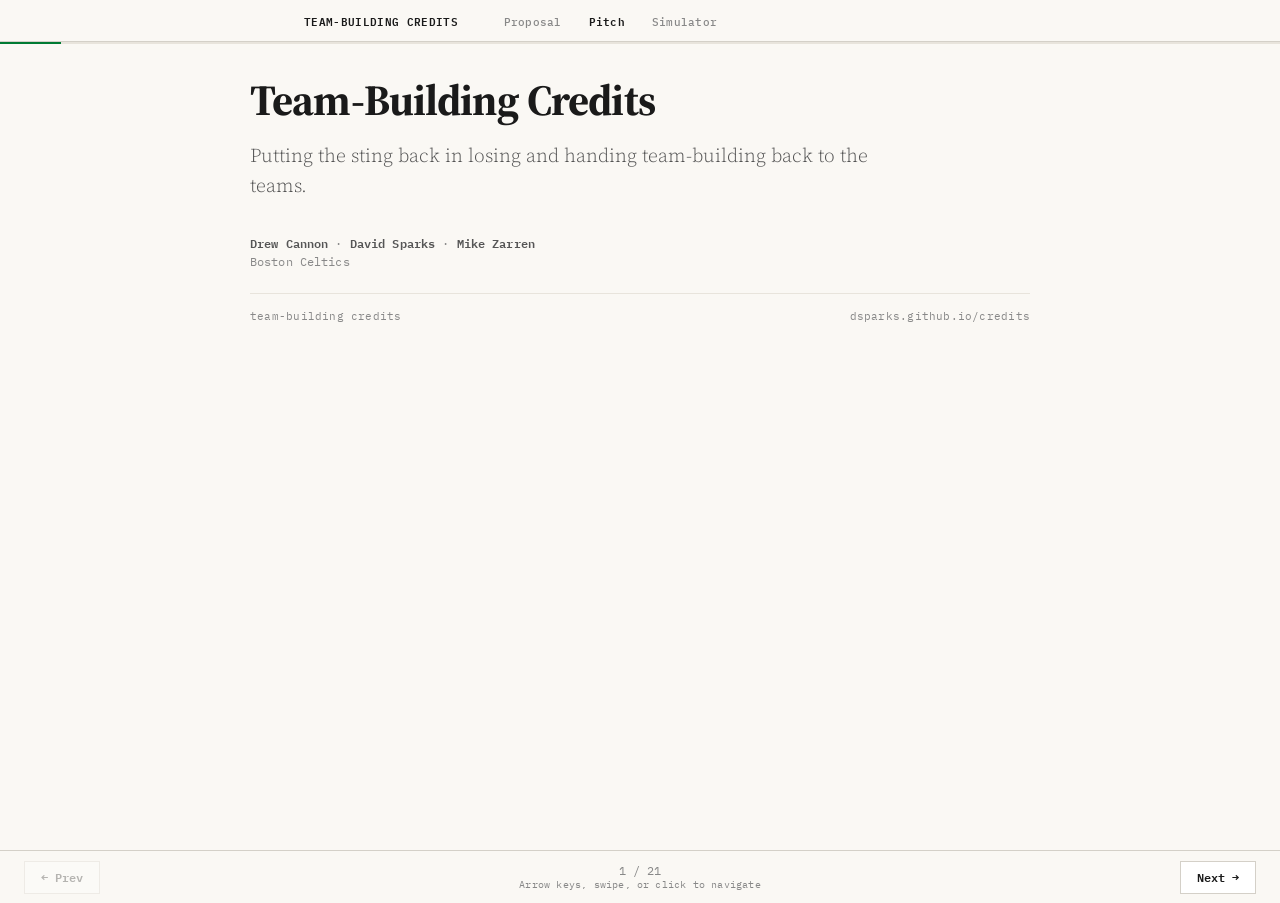
<file: pitch.html>
<!DOCTYPE html>
<html lang="en">
<head>
<meta charset="UTF-8">
<meta name="viewport" content="width=device-width, initial-scale=1.0">
<title>Team Building Credits</title>
<meta name="description" content="Putting team-building in the hands of the teams.">
<meta property="og:title" content="Team-Building Credits">
<meta property="og:description" content="Putting team-building in the hands of the teams.">
<meta property="og:type" content="website">
<meta property="og:image" content="https://dsparks.github.io/credits/og-image.png">
<meta name="twitter:card" content="summary">
<meta name="twitter:image" content="https://dsparks.github.io/credits/og-image.png">
<meta name="twitter:title" content="Team-Building Credits">
<meta name="twitter:description" content="Putting team-building in the hands of the teams.">
<link rel="icon" type="image/svg+xml" href="favicon.svg">
<script defer src="https://cloud.umami.is/script.js" data-website-id="dee76a7d-1304-4c90-aec9-0fe3c653b751"></script>
<link href="https://fonts.googleapis.com/css2?family=Source+Serif+4:ital,opsz,wght@0,8..60,300;0,8..60,400;0,8..60,600;0,8..60,700;1,8..60,300;1,8..60,400&family=IBM+Plex+Mono:wght@400;500;600&display=swap" rel="stylesheet">
<link rel="stylesheet" href="shared.css">
<style>
body { overflow: hidden; height: 100vh; height: 100dvh; }
.site-nav { position: relative; }

.slide-viewport {
  height: calc(100vh - 39px);
  height: calc(100dvh - 39px);
  display: flex;
  flex-direction: column;
  position: relative;
}

.slide-area {
  flex: 1;
  overflow-y: auto;
  display: flex;
  justify-content: center;
  align-items: flex-start;
  padding: 2rem 1.5rem;
}

.slide {
  display: none;
  max-width: 780px;
  width: 100%;
}

.slide.active { display: block; }

.slide h1 {
  font-family: var(--serif);
  font-size: 2.7rem;
  font-weight: 700;
  letter-spacing: -0.02em;
  line-height: 1.12;
  margin-bottom: 1rem;
  color: var(--text);
}

.slide h2 {
  font-family: var(--serif);
  font-size: 2.05rem;
  font-weight: 700;
  letter-spacing: -0.015em;
  line-height: 1.18;
  margin-bottom: 0.8rem;
  color: var(--text);
}

.slide p {
  font-size: 1rem;
  line-height: 1.7;
  margin-bottom: 0.95rem;
  color: var(--text);
}

.section-label {
  font-family: var(--mono);
  font-size: 0.65rem;
  font-weight: 600;
  text-transform: uppercase;
  letter-spacing: 0.12em;
  color: var(--text-tertiary);
  margin-bottom: 0.55rem;
}

.subtitle {
  font-size: 1.22rem;
  font-weight: 300;
  color: var(--text-secondary);
  line-height: 1.55;
  max-width: 640px;
}

.byline {
  margin-top: 2rem;
  font-family: var(--mono);
  font-size: 0.78rem;
  color: var(--text-tertiary);
  letter-spacing: 0.01em;
}

.byline strong {
  color: var(--text-secondary);
  font-weight: 600;
}

.sub-heading {
  font-family: var(--serif);
  font-size: 1rem;
  font-weight: 400;
  color: var(--text-secondary);
  margin-bottom: 1.15rem;
  font-style: italic;
}

.body-block {
  border-left: 3px solid var(--accent);
  padding-left: 1.25rem;
  margin: 1.2rem 0 1rem;
}

.body-block p:last-child { margin-bottom: 0; }

.body-block ul,
.body-block ol {
  margin: 0.4rem 0 0.8rem 1.2rem;
  padding: 0;
  font-size: 0.98rem;
  line-height: 1.65;
}

.body-block li {
  margin-bottom: 0.45rem;
}

.body-block li:last-child {
  margin-bottom: 0;
}

.accent-slide {
  max-width: 100%;
}

.accent-card {
  max-width: 780px;
  margin: 0 auto;
  padding: 4rem 3.5rem;
  background: var(--text);
  color: var(--white);
  position: relative;
}

.accent-card h2 {
  color: var(--white);
  font-size: 2.45rem;
  margin-bottom: 0.85rem;
}

.accent-card p,
.accent-card li,
.accent-card .sub-heading {
  color: rgba(255, 255, 255, 0.9);
}

.accent-card ul {
  margin: 1rem 0 0 1.2rem;
  font-size: 1.02rem;
  line-height: 1.8;
}

.accent-card.accent-green {
  background: var(--accent);
}

.points-grid {
  display: grid;
  grid-template-columns: repeat(2, minmax(0, 1fr));
  gap: 0.9rem;
  margin-top: 1.2rem;
}

.point-card {
  border: 1px solid var(--rule);
  background: var(--white);
  padding: 1rem 1rem 0.9rem;
}

.point-card h3 {
  font-family: var(--mono);
  font-size: 0.72rem;
  font-weight: 600;
  letter-spacing: 0.05em;
  text-transform: uppercase;
  color: var(--accent);
  margin-bottom: 0.45rem;
}

.point-card p {
  font-size: 0.92rem;
  line-height: 1.6;
  margin-bottom: 0;
}

/* --- Example tables --- */
.example-tables {
  display: grid;
  grid-template-columns: 1fr 1fr 1.3fr;
  gap: 1rem;
  margin-top: 0.75rem;
  font-family: var(--mono);
  font-size: 0.72rem;
}

.example-table-section h4 {
  font-family: var(--mono);
  font-size: 0.6rem;
  font-weight: 600;
  text-transform: uppercase;
  letter-spacing: 0.08em;
  color: var(--text-tertiary);
  margin-bottom: 0.4rem;
}

.example-table {
  width: 100%;
  border-collapse: collapse;
  font-size: 0.68rem;
}

.example-table th {
  font-weight: 600;
  text-align: left;
  padding: 0.2rem 0.4rem;
  border-bottom: 1px solid var(--rule);
  font-size: 0.6rem;
  color: var(--text-tertiary);
  text-transform: uppercase;
  letter-spacing: 0.04em;
}

.example-table th.r { text-align: right; }

.example-table td {
  padding: 0.15rem 0.4rem;
  border-bottom: 1px solid var(--rule-light);
}

.example-table td.r { text-align: right; }
.example-table td.team { font-weight: 600; }

.example-table tr.in-window { background: #e4edf8; }
.example-table tr.winner { background: #fef3cd; }
.example-table tr.struck td.team,
.example-table tr.struck td.r { text-decoration: line-through; opacity: 0.4; }
.example-table tr.new-entry { background: #e4edf8; }

.bids-scroll {
  max-height: 420px;
  overflow-y: auto;
  scrollbar-width: thin;
  scrollbar-color: var(--rule) transparent;
}

.example-quote {
  margin: 1.1rem 0 1.35rem;
  padding: 1rem 1.2rem;
  background: #f3f3f1;
  border-left: 0;
}

.example-quote-label {
  font-family: var(--mono);
  font-size: 0.72rem;
  font-weight: 600;
  color: #7f8aa3;
  margin-bottom: 0.85rem;
}

.example-quote p {
  margin: 0;
  font-size: 1.02rem;
  line-height: 1.7;
  font-style: italic;
}

.deck-footer {
  margin-top: 1.5rem;
  padding-top: 0.9rem;
  border-top: 1px solid var(--rule-light);
  display: flex;
  justify-content: space-between;
  gap: 1rem;
  font-family: var(--mono);
  font-size: 0.68rem;
  color: var(--text-tertiary);
  letter-spacing: 0.02em;
  text-transform: lowercase;
}

.deck-footer a {
  color: inherit;
  text-decoration: none;
}

.deck-footer a:hover {
  color: var(--accent);
}

.slide-controls {
  border-top: 1px solid var(--rule);
  padding: 0.6rem 1.5rem;
  display: flex;
  justify-content: space-between;
  align-items: center;
  background: var(--bg);
  user-select: none;
}

.slide-counter {
  font-family: var(--mono);
  font-size: 0.72rem;
  color: var(--text-tertiary);
  min-width: 80px;
  text-align: center;
}

.slide-btn {
  font-family: var(--mono);
  font-size: 0.72rem;
  font-weight: 600;
  padding: 0.35rem 1rem;
  border: 1px solid var(--rule);
  background: var(--white);
  color: var(--text);
  cursor: pointer;
  transition: background 0.1s;
}

.slide-btn:hover { background: var(--surface); }
.slide-btn:disabled { opacity: 0.3; cursor: default; }
.slide-btn:disabled:hover { background: var(--white); }

.lottery-demo-jump {
  position: absolute;
  right: 2.1rem;
  bottom: 2rem;
  display: inline-flex;
  align-items: center;
  gap: 0.6rem;
  font-family: var(--mono);
  font-size: 0.78rem;
  font-weight: 700;
  padding: 0.75rem 0.95rem;
  border: 2px solid rgba(255, 255, 255, 0.92);
  border-radius: 6px;
  background: var(--accent);
  color: var(--white);
  cursor: pointer;
  max-width: 15rem;
  text-align: left;
  line-height: 1.35;
  box-shadow: 0 5px 0 #003f1b;
  transition: background 0.12s, border-color 0.12s, box-shadow 0.12s, transform 0.12s;
}

.lottery-demo-jump::after {
  content: "\2192";
  font-size: 1rem;
  line-height: 1;
}

.lottery-demo-jump:hover {
  background: #008236;
  border-color: var(--white);
  transform: translateY(-1px);
}

.lottery-demo-jump:active {
  box-shadow: 0 2px 0 #003f1b;
  transform: translateY(3px);
}

.slide-progress {
  height: 2px;
  background: var(--rule-light);
  position: relative;
}

.slide-progress-bar {
  height: 100%;
  background: var(--accent);
  transition: width 0.2s ease;
}

.slide-hint {
  font-family: var(--mono);
  font-size: 0.6rem;
  color: var(--text-tertiary);
  letter-spacing: 0.02em;
}

.slide-modal-backdrop {
  position: fixed;
  inset: 0;
  background: rgba(18, 18, 18, 0.42);
  display: none;
  align-items: center;
  justify-content: center;
  padding: 1.5rem 1.5rem 10rem;
  z-index: 500;
}

.slide-modal-backdrop.open {
  display: flex;
}

.slide-modal {
  width: min(34rem, 100%);
  background: var(--bg);
  border: 1px solid var(--rule);
  box-shadow: 0 18px 48px rgba(0, 0, 0, 0.18);
  padding: 1.3rem 1.35rem 1.1rem;
}

.slide-modal p {
  margin: 0 0 1rem 0;
  font-size: 0.98rem;
  line-height: 1.65;
}

.slide-modal-actions {
  display: flex;
  justify-content: flex-end;
}

/* Rolling Window notes */
.rolling-window-note {
  margin-top: 0.85rem;
  background: rgba(0, 122, 51, 0.07);
  padding: 0.75rem 0.85rem;
  font-family: var(--serif);
  color: var(--text);
  border-left: 2px solid var(--accent);
}

.rolling-window-note p {
  margin: 0 0 0.45rem 0;
  font-size: 0.88rem;
  line-height: 1.4;
}

.rolling-window-note p:last-child { margin-bottom: 0; }

/* Wheel overlay */
.wheel-float {
  position: absolute;
  z-index: 50;
  filter: drop-shadow(0 4px 14px rgba(0,0,0,0.10));
  visibility: hidden;
}

.wheel-wrap { position: relative; }

.wheel-pointer {
  position: absolute;
  top: -4px;
  left: 50%;
  transform: translateX(-50%);
  width: 0;
  height: 0;
  border-left: 8px solid transparent;
  border-right: 8px solid transparent;
  border-top: 15px solid var(--text);
  z-index: 2;
  filter: drop-shadow(0 1px 2px rgba(0,0,0,0.2));
}

canvas { display: block; }

@media (max-width: 700px) {
  .slide h1 { font-size: 1.95rem; }
  .slide h2 { font-size: 1.55rem; }
  .slide p { font-size: 0.95rem; }
  .accent-card { padding: 2.6rem 1.5rem; }
  .accent-card h2 { font-size: 1.85rem; }
  .points-grid { grid-template-columns: 1fr; }
  .deck-footer { flex-direction: column; gap: 0.35rem; }
  .example-tables { grid-template-columns: 1fr; }
  .wheel-float { display: none; }
  .lottery-demo-jump {
    position: static;
    margin-top: 1rem;
    max-width: none;
  }
}
</style>
</head>
<body>

<div data-site-nav></div>
<script src="site-nav.js"></script>

<div class="slide-viewport">
  <div class="slide-progress">
    <div class="slide-progress-bar" id="progressBar"></div>
  </div>

  <div class="slide-area" id="slideArea">
    <div class="slide">
      <h1>Team-Building Credits</h1>
      <div class="subtitle">Putting the sting back in losing and handing team-building back to the teams.</div>
      <div class="byline">
        <strong>Drew Cannon</strong> &middot; <strong>David Sparks</strong> &middot; <strong>Mike Zarren</strong><br>
        Boston Celtics
      </div>
      <div class="deck-footer">
        <span>team-building credits</span>
        <a href="https://dsparks.github.io/credits">dsparks.github.io/credits</a>
      </div>
    </div>

    <div class="slide accent-slide">
      <div class="accent-card">
        <div class="section-label" style="color: rgba(255,255,255,0.7);">The problem</div>
        <h2>Losing games was a viable team-building strategy, and flatter odds will just increase uncertainty for teams.</h2>
        <p>The lottery is intended to allocate young talent to teams that need it, but teams have manipulated their losses to give the appearance of need. And flattening the odds limits teams&rsquo; ability to direct resources toward the draft in years they feel they need it. We should have a system that lets teams decide when to &ldquo;focus&rdquo; on the draft, but without referring to losses.</p>
      </div>
    </div>

    <div class="slide accent-slide">
      <div class="accent-card accent-green">
        <div class="section-label" style="color: rgba(255,255,255,0.72);">The solution</div>
        <h2>Team-Building Credits</h2>
        <h3>Credits, not losses, determine draft position. Two straightforward changes:</h3>
        <ul>
          <li>Rather than base lottery odds on losing and complicated protections, teams bid Credits for draft position, with a fair lottery system that still provides some randomness.</li>
          <li>The league allocates 100 Credits to each team, each year. Teams that advance in the playoffs get 20 fewer for each series they win.</li>
        </ul>
        <p style="margin-top: 1.15rem;">That&rsquo;s it — everything else stays the same. No complicated central planning rules. The market determines what everything costs, and teams determine when they want to &ldquo;focus&rdquo; on the draft. And the system is super-flexible, to assist with any league priorities or adjust if there are issues.</p>
      </div>
    </div>

    <div class="slide">
      <div class="section-label">Talent allocation</div>
      <h2>Rebuilding teams still get help</h2>
      <div class="body-block">
        <p>The NBA has always prioritized giving non-contending teams a path to build through the draft. Credits preserve that, without encouraging anyone to lose intentionally.</p>
      </div>
      <div class="points-grid">
        <div class="point-card">
          <h3>Playoff offset</h3>
          <p>Teams that win playoff series receive fewer Credits. Most teams get 100, but for each series you win, you get 20 fewer. So the champion only gets 20.</p>
        </div>
        <div class="point-card">
          <h3>Save up</h3>
          <p>Credits roll over. A team can bank Credits for 2-3 years, then bid aggressively when the right draft class comes along.</p>
        </div>
        <div class="point-card">
          <h3>Trade for more</h3>
          <p>Rebuilding teams can trade veteran players for other teams&rsquo; Credits to further accumulate draft capital, just like trading for picks today.</p>
        </div>
      </div>
      <div class="deck-footer">
        <span>talent allocation</span>
        <a href="https://dsparks.github.io/credits">dsparks.github.io/credits</a>
      </div>
    </div>

    <div class="slide">
      <div class="section-label">Lottery</div>
      <h2>Rolling Window Lottery</h2>
      <div class="sub-heading">A new lottery method lets teams bid Credits to determine how good their pick(s) are, with some uncertainty.</div>
      <div class="body-block">
        <ol>
          <li>In late April, each team secretly submits a Credit bid for each pick they have.</li>
          <li>In early May, the league publishes all the bids.</li>
          <li>On lottery night, for the first pick, the 4 highest bidders are put into a lottery amongst themselves, with probability proportional to the number of Credits each bid toward that slot.</li>
          <li>The winner of this mini-lottery gets the first pick, gets charged halfway between their own bid and the bid of the lowest bidder among those four teams, and is removed from the pool.</li>
          <li>For the second pick, the #5 bidder is added to the three non-winners of the first pick, and another lottery is held.</li>
          <li>The winner of <i>this</i> lottery gets the second pick, and the #6 bidder is added into the pool for the third pick, and so on, until all picks have been assigned.</li>
        </ol>
        <p>To see how it works in action, see an example <a href="#slide-11">here</a> or try the <a href="https://dsparks.github.io/credits/simulator.html">simulator</a>.</p>
      </div>
      <div class="deck-footer">
        <span>lottery</span>
        <a href="https://dsparks.github.io/credits">dsparks.github.io/credits</a>
      </div>
    </div>

    <div class="slide">
      <div class="section-label">Lottery</div>
      <h2>Rolling Window Lottery</h2>
      <div class="sub-heading">Some other lottery rules:</div>
      <div class="body-block">
        <ul>
          <li>Teams can have more than one &ldquo;pick slot&rdquo; in either round of the draft (since you can still trade for other teams&rsquo; pick slots). Each slot is associated with a separate bid.</li>
          <li>Teams may bid 0; they pick at the end of the first round, with a random tiebreaker. (All ties are broken randomly.)</li>
          <li>Bidding for the second round happens after the Rolling Window Lottery; picks are allocated in order of bid size, with ties broken randomly.</li>
          <li>The second apron draft pick penalty is easily accommodated; a frozen pick slot can&rsquo;t be traded; and a frozen pick that goes to the end of the first round simply can&rsquo;t have a bid &gt;0. (For debate: whether that team still gets any Credits that year.)</li>
        </ul>
      </div>
      <div class="deck-footer">
        <span>lottery</span>
        <a href="https://dsparks.github.io/credits">dsparks.github.io/credits</a>
      </div>
    </div>

    <div class="slide">
      <div class="section-label">Trade market</div>
      <h2>The trade market gets better, more liquid</h2>
      <div class="body-block">
        <p>Credits are a new tradeable asset: more flexible than picks, more meaningful than cash.</p>
        <div class="example-quote">
          <div class="example-quote-label">For example</div>
          <p>A contending team trades a developing young player, a 2034 first-round slot, and 35 Credits to a rebuilding team, in exchange for a playoff-caliber starter.</p>
        </div>
        <ul>
          <li>A single Credit can replace the classic heavily-protected second-round pick as minimum trade consideration.</li>
          <li>Future &ldquo;pick slots&rdquo; and Credit allocations can be traded (all-or-nothing for a given year).</li>
          <li>Pick protections and swap options become irrelevant; the bidding process handles all of that.</li>
        </ul>
      </div>
      <div class="deck-footer">
        <span>trade market</span>
        <a href="https://dsparks.github.io/credits">dsparks.github.io/credits</a>
      </div>
    </div>

    <div class="slide">
      <div class="section-label">League tools</div>
      <h2>A flexible tool for the league</h2>
      <div class="points-grid">
        <div class="point-card">
          <h3>Enforcement</h3>
          <p>Where the league currently fines teams money — for resting players, bad injury reports, tampering — it could dock Credits instead. Rich owners can absorb a fine. Losing future Credits is a basketball penalty, not a financial one. And it&rsquo;s far more proportionate than stripping draft picks.</p>
        </div>
        <div class="point-card">
          <h3>Incentives</h3>
          <p>The league could reward competition by awarding bonus Credits to In-Season Tournament finalists, or to the teams of players on the winning All-Star roster. The system is flexible enough to support virtually any league priority.</p>
        </div>
      </div>
      <div class="deck-footer">
        <span>league tools</span>
        <a href="https://dsparks.github.io/credits">dsparks.github.io/credits</a>
      </div>
    </div>

    <div class="slide">
      <div class="section-label">Transition</div>
      <h2>The Transition</h2>
      <div class="body-block">
        <p>Due to outstanding traded picks, this system likely can&rsquo;t be implemented for at least 4-6 years, absent some sort of &ldquo;conversion&rdquo; of previously traded picks to Credits. The fairest transition will depend on draft rules enacted in the interim.</p>
        <ul>
          <li>Prior to implementation we&rsquo;d expect lots of study and playtesting of the system.</li>
          <li>Once the system is agreed to, teams should be able to trade future pick slots and Credit allocations immediately.</li>
          <li>We could imagine a transition where teams begin receiving smaller amounts of Credits 3-4 years prior to full implementation, so that the weakest teams entering the system have an advantage. See link at end of presentation for more details of this proposal, but other transitions are possible too.</li>
        </ul>
      </div>
      <div class="deck-footer">
        <span>transition</span>
        <a href="https://dsparks.github.io/credits">dsparks.github.io/credits</a>
      </div>
    </div>

    <div class="slide accent-slide">
      <div class="accent-card">
        <h2>Fans deserve a league where team-building is about choices, not losses.</h2>
        <p>This proposal is a starting point (and requires further study/playtesting/etc), and this plan leaves room for modification. The specific numbers are all tunable, and because it relies on market forces, nearly all the concepts can be altered before or during system implementation. The core principle is simple: sever the link between losing and draft position, and let the market do the rest.</p>
        <p>Full proposal + interactive simulator:<br><a href="https://dsparks.github.io/credits" style="color: rgba(255,255,255,0.95);">dsparks.github.io/credits</a></p>
        <div class="byline" style="color: rgba(255,255,255,0.75); margin-top: 2rem;">
          Drew Cannon &middot; David Sparks &middot; Mike Zarren<br>
          Boston Celtics
        </div>
        <button class="lottery-demo-jump" type="button" onclick="nextSlide()">See the Rolling Window Lottery in action</button>
      </div>
    </div>

    <div id="rolling-window-placeholder"></div>
  </div>

  <div class="wheel-float">
    <div class="wheel-wrap">
      <div class="wheel-pointer"></div>
      <canvas id="wheel-canvas" width="250" height="250"></canvas>
    </div>
  </div>

  <div class="slide-controls">
    <button class="slide-btn" id="prevBtn" onclick="prevSlide()" disabled>&larr; Prev</button>
    <div style="text-align: center;">
      <div class="slide-counter" id="slideCounter">1 / 1</div>
      <div class="slide-hint">Arrow keys, swipe, or click to navigate</div>
    </div>
    <button class="slide-btn" id="nextBtn" onclick="nextSlide()">Next &rarr;</button>
  </div>
</div>

<div class="slide-modal-backdrop" id="slide11ModalBackdrop">
  <div class="slide-modal" role="dialog" aria-modal="true" aria-labelledby="slide11ModalTitle">
    <p id="slide11ModalTitle">These slides give an example of how the Rolling Window Lottery would work. The bid numbers by team are just invented examples. You can experiment with the Lottery yourself using the <a href="https://dsparks.github.io/credits/simulator.html">simulator</a>.</p>
    <div class="slide-modal-actions">
      <button class="slide-btn" id="slide11ModalOk">OK</button>
    </div>
  </div>
</div>

<script>
// ─── Wheel data & state ──────────────────────────────────────────────────────
const ROUNDS = [
  { pick: 1, teams: [{ name: 'BRK', bid: 151, color: '#000000' }, { name: 'WAS', bid: 150, color: '#002B5C' }, { name: 'SAC', bid: 125, color: '#5A2D82' }, { name: 'IND', bid: 110, color: '#FDBB30' }], winnerIdx: 2, charged: 117 },
  { pick: 2, teams: [{ name: 'BRK', bid: 151, color: '#000000' }, { name: 'WAS', bid: 150, color: '#002B5C' }, { name: 'IND', bid: 110, color: '#FDBB30' }, { name: 'NOP', bid: 101, color: '#85714D' }], winnerIdx: 1, charged: 125 },
  { pick: 3, teams: [{ name: 'BRK', bid: 151, color: '#000000' }, { name: 'IND', bid: 110, color: '#FDBB30' }, { name: 'NOP', bid: 101, color: '#85714D' }, { name: 'UTA', bid: 100, color: '#00471B' }], winnerIdx: 1, charged: 105 },
  { pick: 4, teams: [{ name: 'BRK', bid: 151, color: '#000000' }, { name: 'NOP', bid: 101, color: '#85714D' }, { name: 'UTA', bid: 100, color: '#00471B' }, { name: 'DAL', bid: 100, color: '#00538C' }], winnerIdx: 0, charged: 125 },
  { pick: 5, teams: [{ name: 'NOP', bid: 101, color: '#85714D' }, { name: 'UTA', bid: 100, color: '#00471B' }, { name: 'DAL', bid: 100, color: '#00538C' }, { name: 'CHI', bid: 100, color: '#CE1141' }], winnerIdx: 3, charged: 100 },
];
const wheelState = ROUNDS.map(() => ({ rotation: 0, spun: false, animating: false }));
let animationGen = 0;

function lighten(hex, amt) {
  const r = parseInt(hex.slice(1,3),16), g = parseInt(hex.slice(3,5),16), b = parseInt(hex.slice(5,7),16);
  return `rgb(${Math.round(r+(255-r)*amt)},${Math.round(g+(255-g)*amt)},${Math.round(b+(255-b)*amt)})`;
}

function drawWheel(roundIdx, highlightIdx) {
  const canvas = document.getElementById('wheel-canvas'); if (!canvas) return;
  const ctx = canvas.getContext('2d'), teams = ROUNDS[roundIdx].teams;
  const tot = teams.reduce((s,t)=>s+t.bid,0), rot = wheelState[roundIdx].rotation;
  const CX = canvas.width/2, CY = canvas.height/2, R = CX-7;
  ctx.clearRect(0,0,canvas.width,canvas.height);
  ctx.beginPath(); ctx.arc(CX,CY,R+4,0,Math.PI*2); ctx.fillStyle='#ccc8c0'; ctx.fill();
  let angle = -Math.PI/2+rot;
  teams.forEach((team,i) => {
    const sweep=(team.bid/tot)*Math.PI*2, end=angle+sweep, mid=angle+sweep/2;
    ctx.beginPath(); ctx.moveTo(CX,CY); ctx.arc(CX,CY,R,angle,end); ctx.closePath();
    ctx.fillStyle=(i===highlightIdx)?lighten(team.color,0.4):team.color; ctx.fill();
    ctx.strokeStyle='rgba(255,255,255,0.7)'; ctx.lineWidth=2; ctx.stroke();
    const norm=((mid%(Math.PI*2))+Math.PI*2)%(Math.PI*2), r=R*0.62;
    const x=CX+Math.cos(mid)*r, y=CY+Math.sin(mid)*r;
    ctx.save(); ctx.translate(x,y);
    let ta=mid; if(norm>Math.PI/2&&norm<Math.PI*1.5) ta+=Math.PI;
    ctx.rotate(ta); ctx.textAlign='center'; ctx.textBaseline='middle';
    ctx.font='bold 12px "IBM Plex Mono",monospace'; ctx.strokeStyle='rgba(0,0,0,0.45)'; ctx.lineWidth=3;
    ctx.strokeText(team.name,0,-7); ctx.font='10px "IBM Plex Mono",monospace'; ctx.strokeText(team.bid+' cr',0,6);
    ctx.fillStyle='rgba(255,255,255,0.97)'; ctx.font='bold 12px "IBM Plex Mono",monospace';
    ctx.fillText(team.name,0,-7); ctx.font='10px "IBM Plex Mono",monospace'; ctx.fillText(team.bid+' cr',0,6);
    ctx.restore(); angle=end;
  });
  ctx.beginPath(); ctx.arc(CX,CY,20,0,Math.PI*2); ctx.fillStyle='#faf8f4'; ctx.fill();
  ctx.strokeStyle='#d4d0c8'; ctx.lineWidth=1.5; ctx.stroke();
  ctx.beginPath(); ctx.arc(CX,CY,6,0,Math.PI*2); ctx.fillStyle='#1a1a1a'; ctx.fill();
}

function spinTarget(roundIdx) {
  const {teams,winnerIdx}=ROUNDS[roundIdx], tot=teams.reduce((s,t)=>s+t.bid,0);
  const curRot=wheelState[roundIdx].rotation; let cum=0;
  for(let i=0;i<winnerIdx;i++) cum+=(teams[i].bid/tot)*Math.PI*2;
  const sweep=(teams[winnerIdx].bid/tot)*Math.PI*2, localMid=cum+sweep/2;
  let delta=((-curRot-localMid)%(Math.PI*2)+Math.PI*2)%(Math.PI*2);
  return curRot+delta+(5+Math.floor(Math.random()*4))*Math.PI*2;
}

function spin(roundIdx) {
  const ws=wheelState[roundIdx]; if(ws.spun||ws.animating) return;
  ws.animating=true; const myGen=animationGen;
  const target=spinTarget(roundIdx), startRot=ws.rotation, dur=3200+Math.random()*900; let start=null;
  function frame(ts) {
    if(animationGen!==myGen){ws.animating=false;return;}
    if(!start) start=ts;
    const t=Math.min((ts-start)/dur,1), eased=1-Math.pow(1-t,4);
    ws.rotation=startRot+(target-startRot)*eased; drawWheel(roundIdx,-1);
    if(t<1){requestAnimationFrame(frame);}
    else{ws.rotation=target;ws.animating=false;ws.spun=true;setTimeout(()=>{if(animationGen===myGen)drawWheel(roundIdx,ROUNDS[roundIdx].winnerIdx);},250);}
  }
  requestAnimationFrame(frame);
}

function animateAssemble(roundIdx, onComplete) {
  const canvas=document.getElementById('wheel-canvas'), ctx=canvas.getContext('2d');
  const CX=canvas.width/2, CY=canvas.height/2, R=CX-7;
  const teams=ROUNDS[roundIdx].teams, tot=teams.reduce((s,t)=>s+t.bid,0), baseRot=wheelState[roundIdx].rotation;
  const dur=1100; let start=null; const myGen=animationGen;
  function easeOut(t){return 1-Math.pow(1-t,3);}
  function frame(ts) {
    if(animationGen!==myGen) return;
    if(!start) start=ts;
    const t=Math.min((ts-start)/dur,1);
    ctx.clearRect(0,0,canvas.width,canvas.height);
    ctx.beginPath(); ctx.arc(CX,CY,R+4,0,Math.PI*2); ctx.fillStyle='#ccc8c0'; ctx.fill();
    let angle=-Math.PI/2+baseRot;
    teams.forEach((team,i)=>{
      const sweep=(team.bid/tot)*Math.PI*2, end=angle+sweep, mid=angle+sweep/2;
      const delay=i*0.12, te=Math.max(0,Math.min(1,(t-delay)/(1-delay))), ee=easeOut(te);
      const radial=(1-ee)*(R+80), alpha=ee;
      if(alpha>0.01){
        const sx=Math.cos(mid)*radial, sy=Math.sin(mid)*radial;
        ctx.save(); ctx.globalAlpha=alpha;
        ctx.beginPath(); ctx.moveTo(CX+sx,CY+sy); ctx.arc(CX+sx,CY+sy,R,angle,end); ctx.closePath();
        ctx.fillStyle=team.color; ctx.fill(); ctx.strokeStyle='rgba(255,255,255,0.7)'; ctx.lineWidth=2; ctx.stroke();
        if(sweep>0.2&&radial<R*0.4){
          const lr=R*0.62, lx=CX+sx+Math.cos(mid)*lr, ly=CY+sy+Math.sin(mid)*lr;
          const norm=((mid%(Math.PI*2))+Math.PI*2)%(Math.PI*2); let ta=mid;
          if(norm>Math.PI/2&&norm<Math.PI*1.5) ta+=Math.PI;
          ctx.save(); ctx.translate(lx,ly); ctx.rotate(ta); ctx.textAlign='center'; ctx.textBaseline='middle';
          ctx.font='bold 12px "IBM Plex Mono",monospace'; ctx.strokeStyle='rgba(0,0,0,0.45)'; ctx.lineWidth=3;
          ctx.strokeText(team.name,0,-7); ctx.font='10px "IBM Plex Mono",monospace'; ctx.strokeText(team.bid+' cr',0,6);
          ctx.fillStyle='rgba(255,255,255,0.97)'; ctx.font='bold 12px "IBM Plex Mono",monospace';
          ctx.fillText(team.name,0,-7); ctx.font='10px "IBM Plex Mono",monospace'; ctx.fillText(team.bid+' cr',0,6);
          ctx.restore();
        }
        ctx.restore();
      }
      angle=end;
    });
    ctx.beginPath(); ctx.arc(CX,CY,20,0,Math.PI*2); ctx.fillStyle='#faf8f4'; ctx.fill();
    ctx.strokeStyle='#d4d0c8'; ctx.lineWidth=1.5; ctx.stroke();
    ctx.beginPath(); ctx.arc(CX,CY,6,0,Math.PI*2); ctx.fillStyle='#1a1a1a'; ctx.fill();
    if(t<1){requestAnimationFrame(frame);}else{onComplete();}
  }
  requestAnimationFrame(frame);
}

function animateTransition(roundIdx, onComplete) {
  const prevRound=ROUNDS[roundIdx-1], canvas=document.getElementById('wheel-canvas'), ctx=canvas.getContext('2d');
  const CX=canvas.width/2, CY=canvas.height/2, R=CX-7, baseRot=wheelState[roundIdx].rotation;
  const winner=prevRound.teams[prevRound.winnerIdx];
  const prevNames=new Set(prevRound.teams.map(t=>t.name));
  const newTeam=ROUNDS[roundIdx].teams.find(t=>!prevNames.has(t.name));
  const dur=1100; let start=null; const myGen=animationGen;
  function easeInOut(t){return t<0.5?2*t*t:-1+(4-2*t)*t;}
  function frame(ts) {
    if(animationGen!==myGen) return;
    if(!start) start=ts;
    const t=Math.min((ts-start)/dur,1), e=easeInOut(t);
    const modTeams=prevRound.teams.map((team,i)=>({...team,effBid:i===prevRound.winnerIdx?team.bid*(1-e):team.bid,isWinner:i===prevRound.winnerIdx,isNew:false}));
    if(newTeam) modTeams.push({...newTeam,effBid:newTeam.bid*e,isWinner:false,isNew:true});
    const modTotal=modTeams.reduce((s,tm)=>s+tm.effBid,0);
    ctx.clearRect(0,0,canvas.width,canvas.height);
    ctx.beginPath(); ctx.arc(CX,CY,R+4,0,Math.PI*2); ctx.fillStyle='#ccc8c0'; ctx.fill();
    let angle=-Math.PI/2+baseRot;
    modTeams.forEach(team=>{
      if(!modTotal) return;
      const sweep=(team.effBid/modTotal)*Math.PI*2, end=angle+sweep, mid=angle+sweep/2;
      let radial=0, alpha=1;
      if(team.isWinner){radial=e*(R+65);alpha=1-e;}
      else if(team.isNew){radial=(1-e)*(R+65);alpha=e;}
      if(sweep>0.001&&alpha>0.01){
        const sx=Math.cos(mid)*radial, sy=Math.sin(mid)*radial;
        ctx.save(); ctx.globalAlpha=alpha;
        ctx.beginPath(); ctx.moveTo(CX+sx,CY+sy); ctx.arc(CX+sx,CY+sy,R,angle,end); ctx.closePath();
        ctx.fillStyle=team.isWinner?lighten(team.color,0.35):team.color; ctx.fill();
        ctx.strokeStyle='rgba(255,255,255,0.7)'; ctx.lineWidth=2; ctx.stroke();
        if(sweep>0.2&&radial<R*0.4){
          const lr=R*0.62, lx=CX+sx+Math.cos(mid)*lr, ly=CY+sy+Math.sin(mid)*lr;
          const norm=((mid%(Math.PI*2))+Math.PI*2)%(Math.PI*2); let ta=mid;
          if(norm>Math.PI/2&&norm<Math.PI*1.5) ta+=Math.PI;
          ctx.save(); ctx.translate(lx,ly); ctx.rotate(ta); ctx.textAlign='center'; ctx.textBaseline='middle';
          ctx.font='bold 12px "IBM Plex Mono",monospace'; ctx.strokeStyle='rgba(0,0,0,0.45)'; ctx.lineWidth=3;
          ctx.strokeText(team.name,0,-7); ctx.fillStyle='rgba(255,255,255,0.97)'; ctx.fillText(team.name,0,-7);
          ctx.restore();
        }
        ctx.restore();
      }
      angle=end;
    });
    ctx.beginPath(); ctx.arc(CX,CY,20,0,Math.PI*2); ctx.fillStyle='#faf8f4'; ctx.fill();
    ctx.strokeStyle='#d4d0c8'; ctx.lineWidth=1.5; ctx.stroke();
    ctx.beginPath(); ctx.arc(CX,CY,6,0,Math.PI*2); ctx.fillStyle='#1a1a1a'; ctx.fill();
    if(t<1){requestAnimationFrame(frame);}else{onComplete();}
  }
  requestAnimationFrame(frame);
}

function positionWheelForSlide() {
  if (!slides) return;
  const slide = slides[current], sections = slide.querySelectorAll('.example-table-section');
  const wf = document.querySelector('.wheel-float'); if (!wf) return;
  if (sections.length < 2) { wf.style.visibility = 'hidden'; return; }
  const centerCol = sections[1], leftCol = sections[0];
  const contentR = document.querySelector('.slide-viewport').getBoundingClientRect();
  const centerR = centerCol.getBoundingClientRect(), leftR = leftCol.getBoundingClientRect();
  const colW = Math.round(centerR.width);
  const canvas = document.getElementById('wheel-canvas');
  if (colW > 0 && canvas.width !== colW) { canvas.width = colW; canvas.height = colW; }
  wf.style.left = Math.round(centerR.left - contentR.left) + 'px';
  wf.style.bottom = Math.max(0, Math.round(contentR.bottom - leftR.bottom)) + 'px';
  wf.style.top = 'auto'; wf.style.transform = 'none'; wf.style.visibility = 'visible';
}

// ─── Slide navigation ────────────────────────────────────────────────────────
let slides, total, current = 0;
let slide11ModalShown = false;

function openSlide11Modal() {
  const backdrop = document.getElementById('slide11ModalBackdrop');
  if (!backdrop) return;
  backdrop.classList.add('open');
}

function closeSlide11Modal() {
  const backdrop = document.getElementById('slide11ModalBackdrop');
  if (!backdrop) return;
  backdrop.classList.remove('open');
}

function initSlides() {
  slides = document.querySelectorAll('.slide');
  slides.forEach((slide, index) => { slide.id = 'slide-' + (index + 1); });
  total = slides.length;
  const hashMatch = window.location.hash.match(/^#slide-(\d+)$/);
  const initialSlide = hashMatch ? Math.max(0, Math.min(slides.length - 1, parseInt(hashMatch[1], 10) - 1)) : 0;
  current = initialSlide;
  slides.forEach(slide => slide.classList.remove('active'));
  window.addEventListener('resize', positionWheelForSlide);
  showSlide(initialSlide);
}

function showSlide(n) {
  if (!slides || !slides.length) return;
  slides[current].classList.remove('active');
  current = Math.max(0, Math.min(total - 1, n));
  slides[current].classList.add('active');
  document.getElementById('slideCounter').textContent = (current + 1) + ' / ' + total;
  document.getElementById('prevBtn').disabled = current === 0;
  document.getElementById('nextBtn').disabled = current === total - 1;
  document.getElementById('progressBar').style.width = ((current + 1) / total * 100) + '%';
  document.getElementById('slideArea').scrollTop = 0;
  if (current === 10 && !slide11ModalShown) {
    slide11ModalShown = true;
    openSlide11Modal();
  }
  positionWheelForSlide();
  animationGen++;
  const myGen = animationGen;
  const assembleAttr = slides[current].dataset.assemble;
  const spinAttr     = slides[current].dataset.spin;
  const transAttr    = slides[current].dataset.transition;
  if (assembleAttr !== undefined && assembleAttr !== '') {
    const roundIdx = parseInt(assembleAttr);
    wheelState[roundIdx].rotation = 0;
    animateAssemble(roundIdx, () => { if (animationGen === myGen) drawWheel(roundIdx, -1); });
  } else if (spinAttr !== undefined && spinAttr !== '') {
    const roundIdx = parseInt(spinAttr);
    const ws = wheelState[roundIdx]; ws.spun = false; ws.animating = false;
    drawWheel(roundIdx, -1);
    setTimeout(() => { if (animationGen === myGen) spin(roundIdx); }, 350);
  } else if (transAttr !== undefined && transAttr !== '') {
    const roundIdx = parseInt(transAttr);
    wheelState[roundIdx].rotation = wheelState[roundIdx - 1].rotation;
    animateTransition(roundIdx, () => { if (animationGen === myGen) drawWheel(roundIdx, -1); });
  }
}

function nextSlide() { showSlide(current + 1); }
function prevSlide() { showSlide(current - 1); }

document.addEventListener('keydown', function(e) {
  if (e.key === 'ArrowRight' || e.key === ' ') { e.preventDefault(); nextSlide(); }
  if (e.key === 'ArrowLeft') { e.preventDefault(); prevSlide(); }
  if (e.key === 'Home') { e.preventDefault(); showSlide(0); }
  if (e.key === 'End') { e.preventDefault(); showSlide(total - 1); }
});

let touchStartX = 0;
document.addEventListener('touchstart', function(e) {
  touchStartX = e.touches[0].clientX;
}, { passive: true });

document.addEventListener('touchend', function(e) {
  const delta = touchStartX - e.changedTouches[0].clientX;
  if (Math.abs(delta) > 50) {
    delta > 0 ? nextSlide() : prevSlide();
  }
});

document.addEventListener('click', function(e) {
  const link = e.target.closest('a[href^="#slide-"]');
  if (!link) return;
  const match = link.getAttribute('href').match(/^#slide-(\d+)$/);
  if (!match) return;
  e.preventDefault();
  showSlide(parseInt(match[1], 10) - 1);
});

fetch('rolling-window-slides.html')
  .then(r => r.text())
  .then(html => {
    document.getElementById('rolling-window-placeholder').outerHTML = html;
    initSlides();
  });

document.getElementById('slide11ModalOk').addEventListener('click', closeSlide11Modal);
document.getElementById('slide11ModalBackdrop').addEventListener('click', function(e) {
  if (e.target === this) closeSlide11Modal();
});
</script>

</body>
</html>
</file>
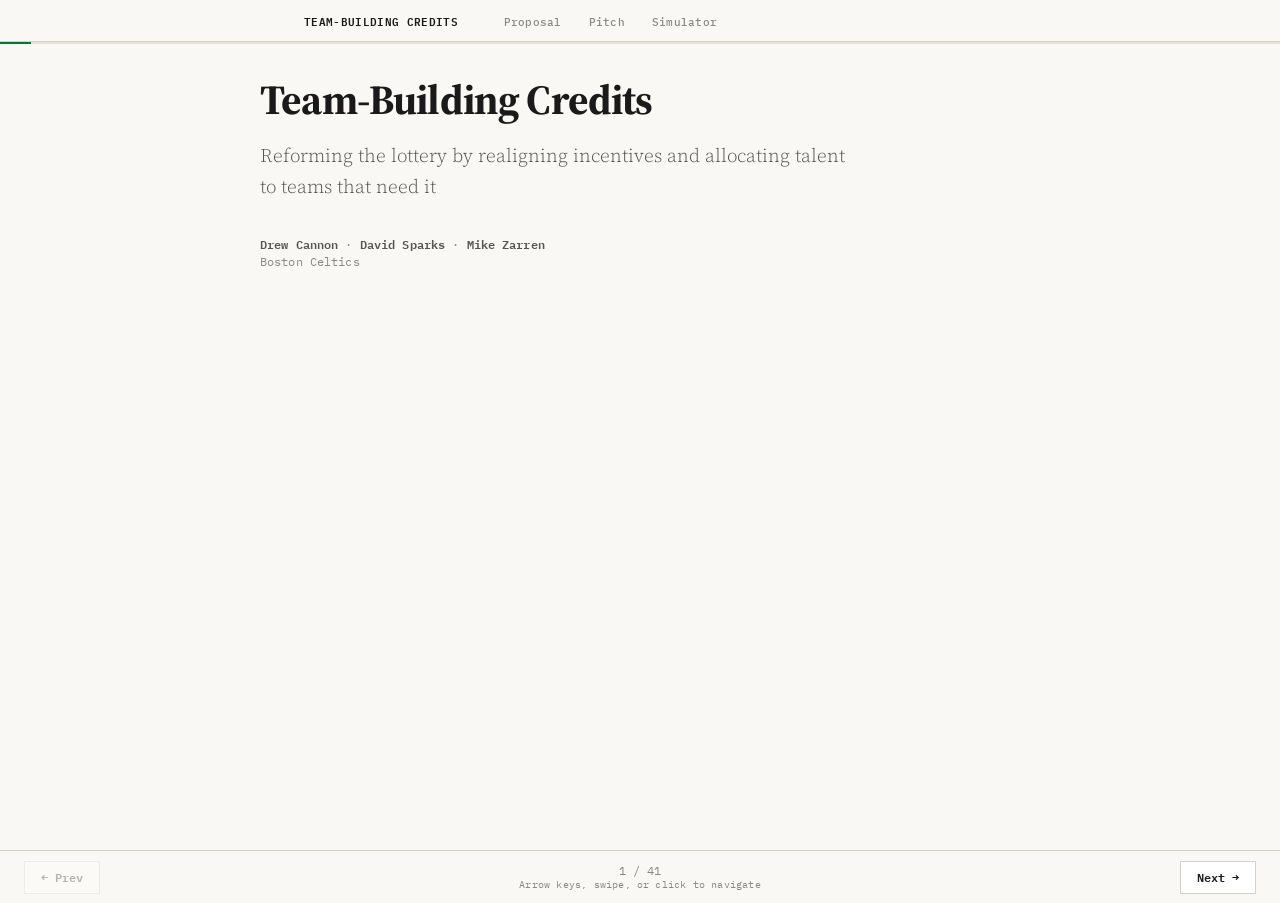
<file: presentation.html>
<!DOCTYPE html>
<html lang="en">
<head>
<meta charset="UTF-8">
<meta name="viewport" content="width=device-width, initial-scale=1.0">
<title>Presentation — Team-Building Credits</title>
<meta name="description" content="Putting team-building in the hands of the teams.">
<meta property="og:title" content="Team-Building Credits — Presentation">
<meta property="og:description" content="Putting team-building in the hands of the teams.">
<meta property="og:type" content="website">
<meta property="og:image" content="https://dsparks.github.io/credits/og-image.png">
<meta name="twitter:card" content="summary">
<meta name="twitter:image" content="https://dsparks.github.io/credits/og-image.png">
<meta name="twitter:title" content="Team-Building Credits — Presentation">
<meta name="twitter:description" content="Putting team-building in the hands of the teams.">
<link rel="icon" type="image/svg+xml" href="favicon.svg">
<script defer src="https://cloud.umami.is/script.js" data-website-id="dee76a7d-1304-4c90-aec9-0fe3c653b751"></script>
<link href="https://fonts.googleapis.com/css2?family=Source+Serif+4:ital,opsz,wght@0,8..60,300;0,8..60,400;0,8..60,600;0,8..60,700;1,8..60,300;1,8..60,400&family=IBM+Plex+Mono:wght@400;500;600&display=swap" rel="stylesheet">
<link rel="stylesheet" href="shared.css">
<style>
body { overflow: hidden; height: 100vh; height: 100dvh; }
.site-nav { position: relative; }

/* --- Slide container --- */
.slide-viewport {
  height: calc(100vh - 39px);
  height: calc(100dvh - 39px);
  display: flex;
  flex-direction: column;
  position: relative;
}

.slide-area {
  flex: 1;
  overflow-y: auto;
  display: flex;
  justify-content: center;
  align-items: flex-start;
  padding: 2rem 1.5rem;
}

.slide {
  display: none;
  max-width: 760px;
  width: 100%;
}

.slide.active {
  display: block;
}

/* --- Slide typography --- */
.slide .section-label {
  font-family: var(--mono);
  font-size: 0.65rem;
  font-weight: 600;
  text-transform: uppercase;
  letter-spacing: 0.12em;
  color: var(--text-tertiary);
  margin-bottom: 0.5rem;
}

.slide h1 {
  font-family: var(--serif);
  font-size: 2.6rem;
  font-weight: 700;
  letter-spacing: -0.02em;
  line-height: 1.15;
  margin-bottom: 1rem;
  color: var(--text);
}

.slide h2 {
  font-family: var(--serif);
  font-size: 2rem;
  font-weight: 700;
  letter-spacing: -0.015em;
  line-height: 1.2;
  margin-bottom: 0.75rem;
  color: var(--text);
}

.slide .subtitle {
  font-size: 1.2rem;
  font-weight: 300;
  color: var(--text-secondary);
  line-height: 1.6;
  max-width: 600px;
}

.slide .byline {
  margin-top: 2rem;
  font-family: var(--mono);
  font-size: 0.75rem;
  color: var(--text-tertiary);
  letter-spacing: 0.01em;
}

.slide .byline strong {
  color: var(--text-secondary);
  font-weight: 600;
}

.slide .sub-heading {
  font-family: var(--serif);
  font-size: 1rem;
  font-weight: 400;
  color: var(--text-secondary);
  margin-bottom: 1.25rem;
  font-style: italic;
}

.slide p {
  font-size: 1.05rem;
  line-height: 1.75;
  margin-bottom: 1rem;
  color: var(--text);
}

.slide .body-block {
  border-left: 3px solid var(--accent);
  padding-left: 1.25rem;
  margin: 1.25rem 0;
}

.slide .body-block p {
  font-size: 0.95rem;
  line-height: 1.7;
  margin-bottom: 0.85rem;
}

.slide .body-block p:last-child { margin-bottom: 0; }

.slide .body-block ul {
  margin: 0.5rem 0 0.75rem 1.25rem;
  padding: 0;
  font-size: 0.95rem;
  line-height: 1.7;
}

.slide .body-block li {
  margin-bottom: 0.4rem;
}

.slide .body-block li ul {
  margin-top: 0.3rem;
  margin-bottom: 0.3rem;
}

.slide .body-block ol {
  margin: 0.5rem 0 0.75rem 0;
  padding-left: 1.5rem;
  font-size: 0.95rem;
  line-height: 1.7;
}

.slide .body-block li ol {
  margin-top: 0.3rem;
  margin-bottom: 0.3rem;
}

.slide .epigraph {
  font-style: italic;
  font-size: 1.15rem;
  color: var(--text-secondary);
  margin-bottom: 1.25rem;
  line-height: 1.6;
}

/* --- Full-bleed accent slide --- */
.slide.accent-slide {
  max-width: 100%;
  padding: 0;
}

.accent-card {
  background: var(--text);
  color: var(--white);
  padding: 4rem 3.5rem;
  max-width: 760px;
  margin: 0 auto;
}

.accent-card h2 {
  color: var(--white);
  font-size: 2.4rem;
  margin-bottom: 0.75rem;
}

.accent-card p {
  color: rgba(255, 255, 255, 0.85);
  font-size: 1.1rem;
  line-height: 1.7;
}

/* --- Outline list --- */
.outline-list {
  border-left: 3px solid var(--accent);
  padding-left: 1.25rem;
  margin: 1rem 0;
}

.outline-list ol {
  margin: 0;
  padding: 0 0 0 1.25rem;
  font-size: 1.05rem;
  line-height: 2;
}

.outline-list ol ol {
  margin: 0;
  padding: 0 0 0 1.5rem;
  list-style-type: lower-alpha;
  line-height: 1.8;
}

/* --- Example tables --- */
.example-tables {
  display: grid;
  grid-template-columns: 1fr 1fr 1.3fr;
  gap: 1rem;
  margin-top: 0.75rem;
  font-family: var(--mono);
  font-size: 0.72rem;
}

.example-table-section h4 {
  font-family: var(--mono);
  font-size: 0.6rem;
  font-weight: 600;
  text-transform: uppercase;
  letter-spacing: 0.08em;
  color: var(--text-tertiary);
  margin-bottom: 0.4rem;
}

.example-table {
  width: 100%;
  border-collapse: collapse;
  font-size: 0.68rem;
}

.example-table th {
  font-weight: 600;
  text-align: left;
  padding: 0.2rem 0.4rem;
  border-bottom: 1px solid var(--rule);
  font-size: 0.6rem;
  color: var(--text-tertiary);
  text-transform: uppercase;
  letter-spacing: 0.04em;
}

.example-table th.r { text-align: right; }

.example-table td {
  padding: 0.15rem 0.4rem;
  border-bottom: 1px solid var(--rule-light);
}

.example-table td.r { text-align: right; }
.example-table td.team { font-weight: 600; }

.example-table tr.in-window { background: #e4edf8; }
.example-table tr.winner { background: #fef3cd; }
.example-table tr.struck td.team,
.example-table tr.struck td.r { text-decoration: line-through; opacity: 0.4; }
.example-table tr.new-entry { background: #e4edf8; }

.bids-scroll {
  max-height: 420px;
  overflow-y: auto;
  scrollbar-width: thin;
  scrollbar-color: var(--rule) transparent;
}

/* --- Transition slide table (overrides) --- */
.transition-table-wrap {
  margin-top: 0.45rem;
  display: flex;
  justify-content: center;
}

.transition-table { min-width: 420px; }

/* Tighter spacing for nested bullet that contains only the table */
.slide .body-block li.table-bullet {
  margin-top: 0.2rem;
  margin-bottom: 0.2rem;
  list-style-type: square;
}

@media (max-width: 700px) {
  .transition-table {
    min-width: 0;
    width: 100%;
    font-size: 0.74rem;
  }

  .transition-table th,
  .transition-table td {
    padding: 0.3rem 0.45rem;
  }
}
  
/* --- Controls bar --- */
.slide-controls {
  border-top: 1px solid var(--rule);
  padding: 0.6rem 1.5rem;
  display: flex;
  justify-content: space-between;
  align-items: center;
  background: var(--bg);
  user-select: none;
}

.slide-counter {
  font-family: var(--mono);
  font-size: 0.72rem;
  color: var(--text-tertiary);
  min-width: 80px;
  text-align: center;
}

.slide-btn {
  font-family: var(--mono);
  font-size: 0.72rem;
  font-weight: 600;
  padding: 0.35rem 1rem;
  border: 1px solid var(--rule);
  background: var(--white);
  color: var(--text);
  cursor: pointer;
  transition: background 0.1s;
}

.slide-btn:hover { background: var(--surface); }
.slide-btn:disabled { opacity: 0.3; cursor: default; }
.slide-btn:disabled:hover { background: var(--white); }

.slide-progress {
  height: 2px;
  background: var(--rule-light);
  position: relative;
}

.slide-progress-bar {
  height: 100%;
  background: var(--accent);
  transition: width 0.2s ease;
}

.slide-hint {
  font-family: var(--mono);
  font-size: 0.6rem;
  color: var(--text-tertiary);
  letter-spacing: 0.02em;
}

@media (max-width: 700px) {
  .slide h1 { font-size: 1.8rem; }
  .slide h2 { font-size: 1.5rem; }
  .slide p { font-size: 0.95rem; }
  .alt-grid { grid-template-columns: 1fr; }
  .alt-card { border-right: none !important; }
  .alt-card:not(:last-child) { border-bottom: 1px solid var(--rule-light) !important; }
  .example-tables { grid-template-columns: 1fr; }
  .accent-card { padding: 2.5rem 1.5rem; }
  .accent-card h2 { font-size: 1.8rem; }
}

/* Rolling Window notes */
.rolling-window-note {
  margin-top: 0.85rem;
  background: rgba(0, 122, 51, 0.07);
  padding: 0.75rem 0.85rem;
  font-family: var(--serif);
  color: var(--text);
  border-left: 2px solid var(--accent);
}

.rolling-window-note p {
  margin: 0 0 0.45rem 0;
  font-size: 0.88rem;
  line-height: 1.4;
}

.rolling-window-note p:last-child { margin-bottom: 0; }

/* Wheel overlay */
.wheel-float {
  position: absolute;
  z-index: 50;
  filter: drop-shadow(0 4px 14px rgba(0,0,0,0.10));
  visibility: hidden;
}

.wheel-wrap { position: relative; }

.wheel-pointer {
  position: absolute;
  top: -4px;
  left: 50%;
  transform: translateX(-50%);
  width: 0;
  height: 0;
  border-left: 8px solid transparent;
  border-right: 8px solid transparent;
  border-top: 15px solid var(--text);
  z-index: 2;
  filter: drop-shadow(0 1px 2px rgba(0,0,0,0.2));
}

canvas { display: block; }

@media (max-width: 700px) { .wheel-float { display: none; } }

</style>
</head>
<body>

<div data-site-nav></div>
<script src="site-nav.js"></script>

<div class="slide-viewport">
  <div class="slide-progress">
    <div class="slide-progress-bar" id="progressBar"></div>
  </div>

  <div class="slide-area" id="slideArea">

    <!-- Slide 1: Title -->
    <div class="slide" data-section="">
      <h1>Team-Building Credits</h1>
      <div class="subtitle">Reforming the lottery by realigning incentives and allocating talent to teams that need it</div>
      <div class="byline">
        <strong>Drew Cannon</strong> &middot; <strong>David Sparks</strong> &middot; <strong>Mike Zarren</strong><br>
        Boston Celtics
      </div>
    </div>

    <!-- Slide 2: The problem -->
    <div class="slide accent-slide">
      <div class="accent-card">
        <h2>The problem</h2>
        <p>We want to allocate young talent to the teams that need it most, but our measure of &ldquo;need&rdquo; &ndash; regular season losses &ndash; is susceptible to manipulation.</p>
        <p>The &ldquo;3-2-1 Lottery&rdquo; mostly eliminates the incentive to lose games, but in doing so it takes away one tool for relieving teams with true talent needs.</p>
      </div>
    </div>

    <!-- Slide 3: The solution -->
    <div class="slide accent-slide">
      <div class="accent-card" style="background: var(--accent);">
        <h2>The solution</h2>
        <ul style="margin: 1rem 0 0 1.25rem; font-size: 1.05rem; line-height: 2; color: rgba(255,255,255,0.9);">
          <li>Give teams fine-grained control over their investment in the draft.</li>
          <li>Remove any connection between losing games and draft positioning.</li>
          <li>Preserve as much of the current system as possible: the draft, a lottery, the ability to trade future picks; ensuring the new system is not so alien/difficult to comprehend.</li>
          <li>Further lubricate the trade market.</li>
          <li>Give the league a flexible &ldquo;carrot&rdquo; or &ldquo;stick&rdquo; for supporting enforcement of rules or league goals.</li>
        </ul>
      </div>
    </div>

    <!-- Slide 4: The method -->
    <div class="slide accent-slide">
      <div class="accent-card" style="background: var(--accent);">
        <h2>The method</h2>
        <p>Each year, the NBA allocates 100 &ldquo;Team-Building Credits&rdquo; to each team.</p>
        <p>Prior to the draft lottery, teams simultaneously bid some of their Credits as entries; the lottery then assigns all 30 first-round picks.</p>
        <p>Unspent Credits roll over, season-to-season, so teams can accumulate them over time.</p>
        <p>Credits can be traded between teams, just as player contracts, cash, and (portions of) picks are currently.</p>
        <p>In support of the league&rsquo;s goals, fewer than 100 Credits can be allocated to teams, according to agreed-upon criteria, such as offsets for playoff success.</p>
      </div>
    </div>

    <!-- Slide 5: The Gist -->
    <div class="slide">
      <h2>The Gist</h2>
      <div class="sub-heading">Team-Building Credits are the main idea; the details are extremely flexible</div>
      <div class="body-block">
        <p>This system is intended to dissociate the draft from teams&rsquo; wins and losses, while keeping the &ldquo;feel&rdquo; of trading future picks and allowing the market to determine how much each pick &ldquo;costs.&rdquo;</p>
        <ul>
          <li>Each team gets 100 Credits per year &ndash; playoff-series-winning teams get fewer. Credits can be saved across seasons if unspent.</li>
          <li>Teams bid Credits for draft position in a &ldquo;Rolling Window Lottery&rdquo;:
            <ul>
              <li>Top 4 bidding teams are in a weighted lottery for the #1 pick; winner pays halfway between their own bid and the #4 bid.</li>
              <li>Then add fifth-highest-bid team and do the same for #2 pick, winner pays halfway between their own bid and the #5 bid; etc.</li>
            </ul>
          </li>
          <li>You can trade both future pick slots and your future credits income, subject to &ldquo;Stepien&rdquo;-like rules.</li>
          <li>Transition flexible &ndash; various possibilities to be discussed.</li>
        </ul>
      </div>
    </div>

    <!-- Slide 6: Outline -->
    <div class="slide">
      <h2>Outline</h2>
      <div class="sub-heading">Team-Building Credits are the main idea; the details are extremely flexible</div>
      <div class="outline-list">
        <ol>
          <li>Goodhart&rsquo;s Law</li>
          <li>Team-Building Credits as a solution
            <ol>
              <li>Solving the incentive problem</li>
              <li>Allocating talent to teams, by need</li>
            </ol>
          </li>
          <li>Our proposal</li>
          <li>The transition period</li>
          <li>Options and alternatives</li>
          <li>Q &amp; A</li>
        </ol>
      </div>
    </div>

    <!-- Slide 6: Goodhart's Law -->
    <div class="slide">
      <div class="section-label">The problem</div>
      <h2>Goodhart&rsquo;s Law</h2>
      <div class="epigraph">&ldquo;When a measure becomes a target, it ceases to be a good measure.&rdquo;</div>
      <div class="body-block">
        <p>To keep the league competitive and give fans hope, teams that need talent should have an edge in acquiring it.</p>
        <p>Unfortunately, the way we have historically identified teams in &ldquo;need&rdquo; of talent is to look at regular season losses, and this <em>measure</em> of need has become a <em>target</em> which teams can strategically pursue, to the detriment of the basketball product.</p>
        <p>The &ldquo;3-2-1 Lottery&rdquo; addresses this issue, but at the cost of increasing randomness and unpredictability, and taking team-building control out of the hands of teams. Teams most in need of young talent are actually <i>disadvantaged</i> under the &ldquo;relegation&rdquo; rule.</p>
        <p>Ideally, we could find some measure of need that is not directly manipulable by the teams, but almost all of the proposed lottery reforms either fail to disentangle &ldquo;need&rdquo; from losing, or they don&rsquo;t provide adequate paths to relief for teams with true need.</p>
        <p>The Team-Building Credits system offers teams a resource that gives them direct control over their relative advantage in acquiring talent, letting teams determine priorities for themselves, and removing the incentive to falsely signal need by intentional losing.</p>
      </div>
    </div>

    <!-- Slide 7: Solving the incentive problem -->
    <div class="slide">
      <div class="section-label">The solution</div>
      <h2>Team-Building Credits</h2>
      <div class="sub-heading">Solving the incentive problem</div>
      <div class="body-block">
        <p>Many draft/lottery reform proposals merely shift the timing or breakpoint at which losing becomes preferable for long-term rational teams, although the &ldquo;3-2-1 Lottery&rdquo; does ameliorate the problem for the next three seasons.</p>
        <ul>
          <li>Counting wins after a certain point in the season creates an incentive for teams with good rosters to lose early, and it doesn&rsquo;t help teams who simply can&rsquo;t win games at any point in the season — the ones who most need help.</li>
          <li>Restricting the range of pick protections (to, e.g. &ldquo;top 4&rdquo; or &ldquo;lottery&rdquo;) will just cause teams to pool toward those breakpoints.</li>
          <li>Considering record across multiple seasons creates an incentive for teams to lose if their previous season&rsquo;s losses put them in a favorable draft position. Or creates an incentive for a team that was good in a previous year to lose <em>even more</em>.</li>
          <!-- <li>Disallowing teams from picking Top 4 in back-to-back years just incentivizes losing more for teams who aren&rsquo;t the worst teams (since a bad team&rsquo;s lottery odds have to be distributed to the remaining teams).</li> -->
          <li>Awarding good picks to tournament winners just makes it harder for talent to get to the teams that need it most.</li>
        </ul>
        <p>Team-Building Credits don&rsquo;t rely on teams winning or losing specific regular season games; in this system your draft position can&rsquo;t be directly manipulated through non-competitive strategies or lineups.</p>
      </div>
    </div>

    <!-- Slide 8: Talent allocation -->
    <div class="slide">
      <div class="section-label">The solution</div>
      <h2>Team-Building Credits</h2>
      <div class="sub-heading">Talent allocation</div>
      <div class="body-block">
        <p>The NBA has historically prioritized giving non-contending teams the opportunity to build through the draft. Team-Building Credits preserve that opportunity.</p>
        <p>Specifically, this plan allows teams to &ldquo;save&rdquo; Credits for the years in which they most need an infusion of talent through the draft, at which time they can invest their Credits heavily into the draft lottery, to maximize their chances of drafting the best prospects.</p>
        <p>Additionally, this plan allows Team-Building Credits to be traded, meaning that a rebuilding team can trade some of their veteran talent for additional Credits, further improving their chances in the draft lottery. And good teams can trade Credits away in exchange for talent to improve their current roster.</p>
        <p>Ultimately the marketplace should efficiently allocate these Credits, improving competitive balance.</p>
        <p>There are many other ways the Team-Building Credits system could be modified to confer advantages in the draft to any set of teams determined by the league to &ldquo;need&rdquo; more help in the draft. See the section below on Options &amp; Alternatives.</p>
        <p>The system is also easy to modify; it can be adapted to address almost any league priority.</p>
      </div>
    </div>

    <!-- Slide 9: Continuity -->
    <div class="slide">
      <div class="section-label">The solution</div>
      <h2>Team-Building Credits</h2>
      <div class="sub-heading">Continuity</div>
      <div class="body-block">
        <p>One of our goals is to preserve as much of the existing system as possible &#8211; the draft, the lottery, the ability to trade future picks &#8211; while taking away the marginal incentive for teams to lose games.</p>
        <p>And this shift comes with minimal additional complexity. In effect, we replace win/loss records as a team-building asset with Credits, which are a new kind of asset, but deliberately designed to serve that function.</p>
        <p>Tracking Credits may seem to create an additional accounting burden for teams, but it removes the complexity of managing and tracking complicated pick protections and the need for teams, fans, and the league to parse how every marginal win or loss affects draft position. On balance, the system will likely simplify forecasting and accounting in the long run.</p>
      </div>
    </div>

    <!-- Slide 10: TBC basics -->
    <div class="slide">
      <div class="section-label">Our proposal</div>
      <h2>Team-Building Credit basics</h2>
      <div class="sub-heading">A league-controlled special-purpose currency for team building</div>
      <div class="body-block">
        <ul>
          <li>At the start of each league-year, each team receives an allocation of 100 Team-Building Credits from the league, minus deductions for playoff success. These Credits may be saved or traded, but their primary use is to bid for draft position.
            <ul>
              <li>Teams also get the rights to their own first- and second-round draft picks seven years out, on the night of the draft, as they currently do.</li>
              <li>In order to enhance competitive balance, teams that win playoff series could receive fewer than 100 Credits; see a later slide for how this would work.</li>
            </ul>
          </li>
          <li>On some pre-specified date in early May, teams will secretly send bids to the league. Those bids involve &ldquo;spending&rdquo; their Credits toward a new type of draft lottery. The bids must be integer amounts of Credit, and the bidding team must have enough Credits in their account to cover the bid.</li>
          <li>After the bid deadline, the league would reveal each team&rsquo;s bids, which would generate a lot of conversation among fans and the media.</li>
          <li>Picks are allocated through a <strong>Rolling Window Lottery</strong>. &#x1F447;</li>
        </ul>
      </div>
    </div>

    <!-- Slide 10: Rolling Window Lottery -->
    <div class="slide">
      <div class="section-label">Our proposal</div>
      <h2>The Rolling Window Lottery</h2>
      <div class="sub-heading">The mechanism by which teams bid Credits for picks</div>
      <div class="body-block">
        <ul>
          <li>The first round has 30 picks (or one pick for each team), although just like today, teams can own multiple picks in a single round if they acquire additional slots from other teams via trade.</li>
          <li>Each team&rsquo;s bid should largely determine draft order, but to avoid collusion and &ldquo;aiming&rdquo; issues, we need some randomness, so we propose a <strong>Rolling Window Lottery</strong>:
            <ul>
              <li>For the first pick, the top 4 highest-bidding slot owners are put into a lottery amongst themselves, with probability proportional to the number of Credits each bid toward that slot.</li>
              <li>The winner of this lottery gets the first pick, gets charged halfway between their own bid and the bid of the lowest bidder among those four teams, and is removed from the pool.</li>
              <li>For the second pick, the next-highest-bidding slot owner is added to the three non-winners of the first pick, and another lottery is held.</li>
              <li>The winner of this lottery gets the second pick, and so on, until all picks have been assigned.</li>
              <li>We propose the &ldquo;Vickrey-like&rdquo; auction system described here, so that a team that bids highly but randomly falls to a lower pick retains plenty of Credits for the following year. Bad luck for a high bidder simply shouldn&rsquo;t mean they&rsquo;re out of lottery contention for a long time.</li>
            </ul>
          </li>
          <li>Any team that bids 0 Credits will pick at the end of the first round, with a random tiebreaker.</li>
        </ul>
      </div>
    </div>

    <!-- Slide 11: The second round -->
    <div class="slide">
      <div class="section-label">Our proposal</div>
      <h2>The second round</h2>
      <div class="sub-heading">Bidding Credits for second round picks</div>
      <div class="body-block">
        <ul>
          <li>After the lottery, there is another round of secret bidding, this time for second round picks. (This way you know what the first round cost you before allocating any Credits to the second round.)</li>
          <li>Each team with one or more second round pick slots bids Credits toward those slots.</li>
          <li>Picks are allocated in order of bid size, with no lottery. Random tiebreakers.</li>
        </ul>
      </div>
    </div>

    <div id="rolling-window-placeholder"></div>

<!-- Slide 23: Simulator link -->
<div class="slide">
  <div class="section-label">Our proposal</div>
  <h2>The Rolling Window Lottery</h2>
  <div class="sub-heading">The mechanism by which teams bid Credits for picks</div>
  <div class="body-block">
    <p><strong>An interactive simulator, so you can play with this lottery:</strong></p>
    <p><a href="https://dsparks.github.io/credits/simulator.html" style="color: var(--accent); font-family: var(--mono); font-size: 1rem;">https://dsparks.github.io/credits/simulator.html</a></p>
  </div>
</div>
    
    <!-- Slide 24: Trading Credits -->
    <div class="slide">
      <div class="section-label">Our proposal</div>
      <h2>Trading Team-Building Credits</h2>
      <div class="sub-heading">And how draft picks can still be traded</div>
      <div class="body-block">
        <ul>
          <li>Team-Building Credits could be used as consideration in any trade, just like player contracts, portions of draft picks, and cash are under the current system.</li>
          <li>One Credit might be useful as &ldquo;minimum consideration&rdquo; in a trade, replacing the classic top-55 protected second-round pick. Consideration rules for three-way trades would need to be evaluated &mdash; some higher number of Credits would suffice.</li>
          <li>Teams would also have the option to trade their own first- or second-round draft &ldquo;slots&rdquo;. These picks would not be protected or have swap options, because the Credit bidding process for draft position makes those irrelevant.</li>
          <ul>
            <li>So, for example, a team that believes it has a good chance to contend for a championship might trade a developing young player, a future first-round draft slot, and 35 Credits to another team, in exchange for a playoff-caliber starter.</li>
          </ul>
          <li>Teams could also trade their full allocation of Credits in a specific future year, up to seven years out. These credits would have to be traded in &ldquo;all or nothing&rdquo; deals, since no one knows in advance how many credits they&rsquo;ll be getting in a future year. (Think of this sort of trade as similar to the current idea of a &ldquo;swap&rdquo; &mdash; you don&rsquo;t get an additional pick but you can improve one or make it worse.)</li>
        </ul>
      </div>
    </div>

    <!-- Slide 25: Trading Credits II -->
    <div class="slide">
      <div class="section-label">Our proposal</div>
      <h2>Trading Team-Building Credits</h2>
      <div class="sub-heading">And how draft picks can still be traded</div>
      <div class="body-block">
        <ul>
          <li>A Stepien-like rule should probably be put in place for first-round pick slots as well as future Credit allocations.</li>
          <li>Teams with more than one draft slot in a given draft would bid Credits toward the draft position of each slot separately. E.g. if OKC holds their own first round draft slot in 2034 <i>and</i> DEN&rsquo;s first round draft slot in the same year, OKC would specify the number of Credits (subject to their budget) they wish to allocate toward <i>each</i> of those draft slots.</li>
          <li>Between the lottery and when a pick is used in the draft, teams can trade those specific picks. So, teams can still &ldquo;move up&rdquo; or &ldquo;back&rdquo; in the draft on draft night.</li>
        </ul>
      </div>
    </div>


    <!-- Slide 26: Credit offsets -->
    <div class="slide">
      <div class="section-label">Our proposal</div>
      <h2>Varying Credit distribution for playoff success</h2>
      <div class="sub-heading">A flexible tool for shaping team-building and ensuring rules adherence</div>
      <div class="body-block">
        <ul>
          <li>Thus far we have described a system in which each team receives the same number of Team-Building Credits at the beginning of each season, but this does not have to be the case.</li>
          <li>The system could be set up in such a way that makes it easier for some teams to build through the draft &ndash; by reducing the Credit allocation toward other teams &ndash; while not providing the same incentives to lose as does the previous system.</li>
          <li>Specifically, our proposal would be to deduct 20 Credits for each playoff series won in the previous season.</li>
          <li>The team that wins the title in June would thus start July with an allocation of just 20 Credits; all teams that lose in the second round would get 80 Credits, and so on.</li>
          <li>This is a concession to the idea that team success follows a cyclical pattern, and that teams outside of contention should be given better opportunities to improve. We do not believe a team would feel any significant incentive to lose a playoff series in order to receive 20 Credits.</li>
        </ul>
      </div>
    </div>

    <!-- Slide 27: Transition period -->
    <div class="slide">
      <div class="section-label">Our proposal</div>
      <h2>The transition period</h2>
      <div class="sub-heading">What to do between agreement and full implementation</div>
      <div class="body-block">
        <ul>
          <li>Realistically, we anticipate the first Credit-bid draft taking place in 2034, at the soonest.</li>
          <li>Once the Team-Building Credits system is agreed to, all existing pick trades would be honored, and teams would continue to trade picks under the current rules, up through the 2033 draft.</li>
          <li>In the first year after the Credits system is agreed to, teams can trade their 2034 picks (and beyond, as they come available over time), but only as &ldquo;whole slots&rdquo;, in line with the rules described previously.</li>
          <li>Teams could also begin trading their full allocation of Credits in a specific future year, up to seven years out. These credits would have to be traded in &ldquo;all or nothing&rdquo; deals, since no one knows in advance how many credits they&rsquo;ll be getting in a future year.</li>
          <li>Starting July 1, 2034, the league distributes Credits to all teams, as the transition to the new system is complete.</li>
          <li>In the interim period, the league has implemented other reforms (the &ldquo;3-2-1 Lottery&rdquo;) to alter the incentive structure.</li>
        </ul>
      </div>
    </div>

<!-- Slide 28: Transition period -->
<div class="slide">
  <div class="section-label">Our proposal</div>
  <h2>The transition period</h2>
  <div class="sub-heading">How to smoothly transition into the Credits system</div>
  <div class="body-block">
    <ul>
      <li>
        So that teams that have been super successful in the years leading up to implementation aren&rsquo;t suddenly equal with teams that haven&rsquo;t been as good, we suggest that the league should allocate some number of Credits in advance of the system beginning, with a penalty based on team playoff success (or lack thereof) across the final few transition seasons.
      </li>
<li>
  A possible allocation could look like this:
  <div class="transition-table-wrap">
    <table class="transition-table">
      <thead>
        <tr>
          <th>Year</th>
          <th>Credits to each team</th>
          <th>Playoff series offset</th>
        </tr>
      </thead>
      <tbody>
        <tr>
          <td>2031</td>
          <td>25</td>
          <td>-5</td>
        </tr>
        <tr>
          <td>2032</td>
          <td>50</td>
          <td>-10</td>
        </tr>
        <tr>
          <td>2033</td>
          <td>75</td>
          <td>-15</td>
        </tr>
        <tr>
          <td>2034 (full implementation)</td>
          <td>100</td>
          <td>-20</td>
        </tr>
      </tbody>
    </table>
  </div>
</li>
      <li>
        This would allow for an average of 225 Credits per team as the system begins. And of course these would be tradeable as soon as they&rsquo;re allocated to teams.
      </li>
    </ul>
  </div>
</div>
    
    <!-- Slide 29: Credits for rules enforcement -->
    <div class="slide">
      <div class="section-label">Our proposal</div>
      <h2>Optional: Credits in support of league goals</h2>
      <div class="sub-heading">Credits could be a flexible, non-monetary &ldquo;stick&rdquo; or &ldquo;carrot&rdquo; which the league can use to further its goals</div>
      <div class="body-block">
        <ul>
          <li>Because the league is the sole source of Team-Building Credits, it can leverage this power to help with rules enforcement.</li>
          <li>In cases where monetary fines are currently used, such as enforcing the player participation and injury reporting policies, tampering, etc., teams may still be willing to pay a financial penalty to violate those rules.</li>
          <li>Replacing those monetary fines with the deduction of future Team-Building Credits changes the calculus substantially, as the penalties are now &ldquo;basketball penalties.&rdquo;</li>
          <li>But docking a team one or several future Credits is a <i>much</i> more granular and less heavy-handed form of discipline than taking away future draft picks, which is one of the few recourses available now.</li>
          <li>This system works without this set of penalties but tying league enforcement to basketball (rather than money) should lead to improved compliance.</li>
        </ul>
      </div>
    </div>

    <!-- Slide 30: Credits as Carrot/Stick -->
    <div class="slide">
      <div class="section-label">Our proposal</div>
      <h2>Optional: Credits in support of league goals</h2>
      <div class="sub-heading">Credits could be a flexible, non-monetary &ldquo;stick&rdquo; or &ldquo;carrot&rdquo; which the league can use to further its goals</div>
      <div class="body-block">
        <ul>
          <li>On the other side, the league could incentivize competition, by rewarding the In-Season Tournament winning team (and runner-up) with future Credits, and/or awarding future Credits to the teams of each player on the winning All-Star team.</li>
          <li>These are just a few of many possibilities; the system can adapt to nearly any league goal.</li>
        </ul>
      </div>
    </div>

    
<!-- Slide 31: Q&A - Schedule -->
<div class="slide">
  <div class="section-label">Questions, answered</div>
  <h2>Q &amp; A</h2>
  <div class="sub-heading">What does the annual schedule look like for Team-Building Credits?</div>
  <div class="body-block">
    <ul>
      <li>July 1: At the beginning of the league year, the NBA allocates 100 Credits to each team, minus playoff success offsets.</li>
      <li>Late April: Early entry deadline for the NBA draft &ndash; same timing as current system.</li>
      <li>Early May (after the start of the conference semifinals): Teams submit their Credit bids for the Rolling Window Lottery.</li>
      <li>Mid May: The Lottery is held &ndash; same timing as current lottery.</li>
      <li>Late May: Teams submit Credit bids for second round picks, and the second round order is revealed soon thereafter.</li>
      <li>Late June: The NBA draft.</li>
    </ul>
  </div>
</div>

<!-- Slide 32: Q&A - Why the Rolling Window Lottery -->
<div class="slide">
  <div class="section-label">Questions, answered</div>
  <h2>Q &amp; A</h2>
  <div class="sub-heading">Why the Rolling Window Lottery?</div>
  <div class="body-block">
    <p>The Rolling Window Lottery gives teams significant control over where they pick, as pick allocations are largely dictated by bid size. However, a small infusion of lottery luck ensures that teams can&rsquo;t perfectly aim for a particular spot in the draft. At the same time, the Vickrey-style debiting ensures that high bidders get substantial Credit savings if they slip in the draft.</p>
    <p>We prefer this model to several others we considered:</p>
    <ul>
      <li>Deterministic bid order &ndash; picks allocated in order of bid, with random tiebreakers. Almost no randomness; high bidders can&rsquo;t fall, low bidders can&rsquo;t rise.</li>
      <li>Full lottery &ndash; each pick is drawn from a lottery over all bidders, weighted by bid. Highest randomness; greatest potential for high bidders to fall and low bidders to jump.</li>
      <li>Top-N lottery &ndash; top several picks awarded by lottery, all other picks allocated in order of bid. Moderate randomness; high bidders unlikely to fall far, some small probability low bidders jump.</li>
    </ul>
  </div>
</div>
    
    <!-- Slide 33: Q&A - Second apron -->
    <div class="slide">
      <div class="section-label">Questions, answered</div>
      <h2>Q &amp; A</h2>
      <div class="sub-heading">How will the draft-pick penalty for teams in the Second Apron be implemented?</div>
      <div class="body-block">
        <p>The first step of the penalty is easily carried over: we can simply &ldquo;freeze&rdquo; that team&rsquo;s first round draft slot in the seventh following season, preventing them from trading it.</p>
        <p>If a team is in the Second Apron for at least 2 of the next 4 cap-years, that team would then be prevented from bidding Credits toward that frozen pick, ensuring that it lands at the end of the first round.</p>
        <p>This would be slightly less harsh than the current penalty since other teams could also bid 0 and thus this pick could be randomly drawn to be higher than 30 if there are other teams bidding zero. More importantly, the penalized team could still carry that year&rsquo;s Credits over to a future year, so the penalty is less harsh than it is now, where all your &ldquo;pick quality equity&rdquo; for that year is taken away.</p>
      </div>
    </div>

<!-- Slide 34: Q&A - Expansion -->
<div class="slide">
  <div class="section-label">Questions, answered</div>
  <h2>Q &amp; A</h2>
  <div class="sub-heading">How will this system handle expansion?</div>
  <div class="body-block">
    <p>It sounds like current expansion discussions will be implemented prior to this system, but regardless, the Team-Building Credits system handles expansion straightforwardly.</p>
    <p>Unlike other systems that require fixed ranges of picks, the Rolling Window Lottery works for any number of picks &ndash; the lottery simply rolls through a few additional windows.</p>
    <p>The only thing that would need to be determined in an expansion scenario after 2034 is how many Credits the team would be allocated initially. This is analogous to how the league determined, during previous expansions, how teams were eligible for top picks. And of course, as it effectively has before, the league could limit the picks for which an expansion team is eligible &ndash; it wouldn&rsquo;t be hard to say &ldquo;Expansion Team X can&rsquo;t be in the top 3 lottery windows, regardless of how much they bid.&rdquo;</p>
  </div>
</div>
    
<!-- Slide 35: Q&A - Faster transition -->
<div class="slide">
  <div class="section-label">Questions, answered</div>
  <h2>Q &amp; A</h2>
  <div class="sub-heading">What if we want to transition to Credits sooner? How can we convert outstanding draft asset trades to the new system?</div>
  <div class="body-block">
    <p>Several teams have already traded picks outright as far out as 2033, and there are some swap rights as far out as 2032. We are imagining that the transition to Credits would involve the gradual &ldquo;ramp up&rdquo; of Credits into the trade economy, and the phasing out of traditional pick trades. However, if there is interest in transitioning to a Credits-based system sooner, we need some way of converting existing obligations to analogous assets in &ldquo;Credits world&rdquo;. We don&rsquo;t have this conversion solved, but here are some rough ideas.</p>
    <ul>
      <li>Outright traded picks &mdash; an unprotected future first in Year Y would convert to the sending team&rsquo;s pick slot and full Credit allocation in Year Y. A second round pick would convert to a second round pick slot.</li>
      <li>Swap rights &mdash; a team with the right to swap first round picks with another team in Year Y would instead get 2/3 of their own and the sending team&rsquo;s Credit allocation in Year Y, while the sending team retains 1/3 of the combined allocation. This should hold up reasonably well for swaps of swaps.</li>
      <li>Protected picks &mdash; final-offer arbitration: the sending and receiving teams simultaneously propose bundles of assets, which may include future Credit allocations, pick slots, and/or Credits accumulated during the transition. An independent arbitrator picks one of the proposals. The arbitrator would review all such pairs of proposals for all such assets at the same time, to help better evaluate the market.</li>
      <li>More complicated assets &mdash; such as protected swaps, protections with rollovers, etc will require some judgment.</li>
    </ul>
  </div>
</div>

<!-- Slide 36: Q&A - Why These Numbers -->
<div class="slide">
  <div class="section-label">Questions, answered</div>
  <h2>Q &amp; A</h2>
  <div class="sub-heading">Why 100 Credits? Why a four-team Rolling Window? Why 20 Credits per series win? Etc.</div>
  <div class="body-block">
    <p>We chose these numbers after experimenting with other plausible values, but none of them are set in stone, or strictly necessary for the system to work.</p>
    <p>100 Credits is a practical scale: it is simple, legible, and large enough to avoid making each single Credit overly important. A much smaller number would make bids too coarse; a much larger one would mostly amount to arbitrary inflation.</p>
    <p>A four-team Rolling Window provides a good balance between agency and randomness. With fewer teams in the window, draft order becomes too deterministic; with more, the relationship between bid size and draft position becomes too weak. The simulator makes those tradeoffs easy to inspect.</p>
    <p>Twenty fewer Credits per playoff series won is just one reasonable way to tilt more Credits toward less successful teams. That schedule could be made flatter, steeper, or nonlinear without altering the core structure. And even with no playoff-success offset, we would expect Credits and talent to flow through the market toward the teams that value them most.</p>
    <p>We are open to evaluating other values for each of these things; our proposal is intended as a starting point.</p>
  </div>
</div>

<!-- Slide 37: Q&A - Credit/income-based proposals -->
<div class="slide">
  <div class="section-label">Questions, answered</div>
  <h2>Q &amp; A</h2>
  <div class="sub-heading">How is this different from other credit/income-based proposals?</div>
  <div class="body-block">
    <p>Several other proposed systems share a common intuition with ours: give teams a resource and let them spend it according to their own preferences and needs.</p>
    <p>In contrast with those proposals which require the league to &ldquo;correctly&rdquo; set the prices for picks or rebates, or the size of lotteries into which teams can bid, our proposal lets the market decide all these things. Any price the league sets in advance will be wrong in some years; a market of 30 informed bidders reprices every season and should direct Credits and talent toward teams that need them.</p>
    <p>Given that every team&rsquo;s bankroll will be known by all the other teams, we&rsquo;d expect the rolling window lottery to price the various picks (and rebates) more efficiently than a predetermined system could.</p>
  </div>
</div>

<!-- Slide 38: Q&A - Why pick slots -->
<div class="slide">
  <div class="section-label">Questions, answered</div>
  <h2>Q &amp; A</h2>
  <div class="sub-heading">Why trade &ldquo;pick slots&rdquo; at all, in addition to Credits and future Credit allocations? Why not just let teams submit multiple distinct bids for more than just one pick in the first round?</div>
  <div class="body-block">
    <p>It would be possible to implement a Credits-like system, but have teams &ldquo;bid into&rdquo; the first round &ndash; you could even use the Rolling Window Lottery. But there are several advantages to explicitly allocating pick slots to teams:</p>
    <ol>
      <li>Having future picks to trade is actually a feature:
        <ol type="a">
          <li>It maximizes continuity with the current system; teams are accustomed to being able to trade future picks.</li>
          <li>Having future picks available as an asset supports liquidity in the trade market.</li>
        </ol>
      </li>
      <li>Bidding on an openly-known number of picks, as stipulated in our proposal, is already a non-trivial evaluation problem for teams. If teams could &ldquo;bid into&rdquo; the draft, it requires either a variable number of first round picks, or it necessitates that some teams will push others all the way out of the first round. Either of those mechanisms further complicates an already complicated planning process for teams.</li>
      <li>It&rsquo;s also useful for team planning purposes to know what (future) assets they and other teams hold.</li>
      <li>Under our proposal, teams can still make multiple first round picks in the same draft, they just need to trade for other teams&rsquo; slots.</li>
    </ol>
  </div>
</div>

<!-- Slide 39: Q&A - Complicated -->
<div class="slide">
  <div class="section-label">Questions, answered</div>
  <h2>Q &amp; A</h2>
  <div class="sub-heading">Isn&rsquo;t this Team-Building Credits plan too complicated for fans to follow?</div>
  <div class="body-block">
    <p>Complicated? You mean, like this?</p>
    <pre style="white-space: pre-wrap; font-family: var(--mono); font-size: 0.86rem; line-height: 1.45; margin: 0; padding-left: 2rem;">
Minnesota conveys to Detroit the right to swap Detroit&rsquo;s own 2026 first round draft pick (the &ldquo;Detroit Pick&rdquo;) for the &ldquo;Minnesota/Utah Pick&rdquo; (defined below), provided that Minnesota&rsquo;s own 2026 first round draft pick (the &ldquo;Minnesota Pick&rdquo;) is not among the first 19 picks in the 2026 NBA Draft. If the Minnesota Pick is not among the first 19 picks in the 2026 NBA Draft, the foregoing swap right shall be deemed exercised by Detroit if the Minnesota/Utah Pick is more favorable than the Detroit Pick and shall be deemed extinguished if the Minnesota/Utah Pick is less favorable than the Detroit Pick (for clarity, the determination of whether the Minnesota/Utah Pick is more or less favorable than the Detroit Pick shall be made once it is determined which team&rsquo;s first round draft pick is the Minnesota/Utah Pick). If the Minnesota Pick is among the first 19 picks in the 2026 NBA Draft, then Minnesota&rsquo;s obligation to convey the foregoing swap right shall be extinguished. (Conley - Ivey - Huerter - Saric - CHI - DET - MIN, 2/3/2026)

The Minnesota/Utah Pick shall be the Minnesota Pick; provided that, if Utah exercises its right to swap Utah&rsquo;s own 2026 first round draft pick (the &ldquo;Utah Pick&rdquo;) for the Minnesota Pick pursuant to the July 6, 2022 trade involving Rudy Gobert et al. (see endnote 61), then the Minnesota/Utah Pick shall instead be the Utah Pick.
    </pre>
    <p>But seriously &mdash; think of Team-Building Credits as taking the current system, and replacing &ldquo;losses&rdquo; as an asset with &ldquo;Credits.&rdquo; It&rsquo;s a little more elegant and flexible, but not really more complicated.</p>
  </div>
</div>
  </div>

  <div class="wheel-float">
    <div class="wheel-wrap">
      <div class="wheel-pointer"></div>
      <canvas id="wheel-canvas" width="250" height="250"></canvas>
    </div>
  </div>

  <div class="slide-controls">
    <button class="slide-btn" id="prevBtn" onclick="prevSlide()" disabled>&larr; Prev</button>
    <div style="text-align: center;">
      <div class="slide-counter" id="slideCounter">1 / 31</div>
      <div class="slide-hint">Arrow keys, swipe, or click to navigate</div>
    </div>
    <button class="slide-btn" id="nextBtn" onclick="nextSlide()">Next &rarr;</button>
  </div>
</div>

<script>
// ─── Wheel data & state ──────────────────────────────────────────────────────
const ROUNDS = [
  { pick: 1, teams: [{ name: 'BRK', bid: 151, color: '#000000' }, { name: 'WAS', bid: 150, color: '#002B5C' }, { name: 'SAC', bid: 125, color: '#5A2D82' }, { name: 'IND', bid: 110, color: '#FDBB30' }], winnerIdx: 2, charged: 117 },
  { pick: 2, teams: [{ name: 'BRK', bid: 151, color: '#000000' }, { name: 'WAS', bid: 150, color: '#002B5C' }, { name: 'IND', bid: 110, color: '#FDBB30' }, { name: 'NOP', bid: 101, color: '#85714D' }], winnerIdx: 1, charged: 125 },
  { pick: 3, teams: [{ name: 'BRK', bid: 151, color: '#000000' }, { name: 'IND', bid: 110, color: '#FDBB30' }, { name: 'NOP', bid: 101, color: '#85714D' }, { name: 'UTA', bid: 100, color: '#00471B' }], winnerIdx: 1, charged: 105 },
  { pick: 4, teams: [{ name: 'BRK', bid: 151, color: '#000000' }, { name: 'NOP', bid: 101, color: '#85714D' }, { name: 'UTA', bid: 100, color: '#00471B' }, { name: 'DAL', bid: 100, color: '#00538C' }], winnerIdx: 0, charged: 125 },
  { pick: 5, teams: [{ name: 'NOP', bid: 101, color: '#85714D' }, { name: 'UTA', bid: 100, color: '#00471B' }, { name: 'DAL', bid: 100, color: '#00538C' }, { name: 'CHI', bid: 100, color: '#CE1141' }], winnerIdx: 3, charged: 100 },
];
const wheelState = ROUNDS.map(() => ({ rotation: 0, spun: false, animating: false }));
let animationGen = 0;

function lighten(hex, amt) {
  const r = parseInt(hex.slice(1,3),16), g = parseInt(hex.slice(3,5),16), b = parseInt(hex.slice(5,7),16);
  return `rgb(${Math.round(r+(255-r)*amt)},${Math.round(g+(255-g)*amt)},${Math.round(b+(255-b)*amt)})`;
}

function drawWheel(roundIdx, highlightIdx) {
  const canvas = document.getElementById('wheel-canvas'); if (!canvas) return;
  const ctx = canvas.getContext('2d'), teams = ROUNDS[roundIdx].teams;
  const tot = teams.reduce((s,t)=>s+t.bid,0), rot = wheelState[roundIdx].rotation;
  const CX = canvas.width/2, CY = canvas.height/2, R = CX-7;
  ctx.clearRect(0,0,canvas.width,canvas.height);
  ctx.beginPath(); ctx.arc(CX,CY,R+4,0,Math.PI*2); ctx.fillStyle='#ccc8c0'; ctx.fill();
  let angle = -Math.PI/2+rot;
  teams.forEach((team,i) => {
    const sweep=(team.bid/tot)*Math.PI*2, end=angle+sweep, mid=angle+sweep/2;
    ctx.beginPath(); ctx.moveTo(CX,CY); ctx.arc(CX,CY,R,angle,end); ctx.closePath();
    ctx.fillStyle=(i===highlightIdx)?lighten(team.color,0.4):team.color; ctx.fill();
    ctx.strokeStyle='rgba(255,255,255,0.7)'; ctx.lineWidth=2; ctx.stroke();
    const norm=((mid%(Math.PI*2))+Math.PI*2)%(Math.PI*2), r=R*0.62;
    const x=CX+Math.cos(mid)*r, y=CY+Math.sin(mid)*r;
    ctx.save(); ctx.translate(x,y);
    let ta=mid; if(norm>Math.PI/2&&norm<Math.PI*1.5) ta+=Math.PI;
    ctx.rotate(ta); ctx.textAlign='center'; ctx.textBaseline='middle';
    ctx.font='bold 12px "IBM Plex Mono",monospace'; ctx.strokeStyle='rgba(0,0,0,0.45)'; ctx.lineWidth=3;
    ctx.strokeText(team.name,0,-7); ctx.font='10px "IBM Plex Mono",monospace'; ctx.strokeText(team.bid+' cr',0,6);
    ctx.fillStyle='rgba(255,255,255,0.97)'; ctx.font='bold 12px "IBM Plex Mono",monospace';
    ctx.fillText(team.name,0,-7); ctx.font='10px "IBM Plex Mono",monospace'; ctx.fillText(team.bid+' cr',0,6);
    ctx.restore(); angle=end;
  });
  ctx.beginPath(); ctx.arc(CX,CY,20,0,Math.PI*2); ctx.fillStyle='#faf8f4'; ctx.fill();
  ctx.strokeStyle='#d4d0c8'; ctx.lineWidth=1.5; ctx.stroke();
  ctx.beginPath(); ctx.arc(CX,CY,6,0,Math.PI*2); ctx.fillStyle='#1a1a1a'; ctx.fill();
}

function spinTarget(roundIdx) {
  const {teams,winnerIdx}=ROUNDS[roundIdx], tot=teams.reduce((s,t)=>s+t.bid,0);
  const curRot=wheelState[roundIdx].rotation; let cum=0;
  for(let i=0;i<winnerIdx;i++) cum+=(teams[i].bid/tot)*Math.PI*2;
  const sweep=(teams[winnerIdx].bid/tot)*Math.PI*2, localMid=cum+sweep/2;
  let delta=((-curRot-localMid)%(Math.PI*2)+Math.PI*2)%(Math.PI*2);
  return curRot+delta+(5+Math.floor(Math.random()*4))*Math.PI*2;
}

function spin(roundIdx) {
  const ws=wheelState[roundIdx]; if(ws.spun||ws.animating) return;
  ws.animating=true; const myGen=animationGen;
  const target=spinTarget(roundIdx), startRot=ws.rotation, dur=3200+Math.random()*900; let start=null;
  function frame(ts) {
    if(animationGen!==myGen){ws.animating=false;return;}
    if(!start) start=ts;
    const t=Math.min((ts-start)/dur,1), eased=1-Math.pow(1-t,4);
    ws.rotation=startRot+(target-startRot)*eased; drawWheel(roundIdx,-1);
    if(t<1){requestAnimationFrame(frame);}
    else{ws.rotation=target;ws.animating=false;ws.spun=true;setTimeout(()=>{if(animationGen===myGen)drawWheel(roundIdx,ROUNDS[roundIdx].winnerIdx);},250);}
  }
  requestAnimationFrame(frame);
}

function animateAssemble(roundIdx, onComplete) {
  const canvas=document.getElementById('wheel-canvas'), ctx=canvas.getContext('2d');
  const CX=canvas.width/2, CY=canvas.height/2, R=CX-7;
  const teams=ROUNDS[roundIdx].teams, tot=teams.reduce((s,t)=>s+t.bid,0), baseRot=wheelState[roundIdx].rotation;
  const dur=1100; let start=null; const myGen=animationGen;
  function easeOut(t){return 1-Math.pow(1-t,3);}
  function frame(ts) {
    if(animationGen!==myGen) return;
    if(!start) start=ts;
    const t=Math.min((ts-start)/dur,1);
    ctx.clearRect(0,0,canvas.width,canvas.height);
    ctx.beginPath(); ctx.arc(CX,CY,R+4,0,Math.PI*2); ctx.fillStyle='#ccc8c0'; ctx.fill();
    let angle=-Math.PI/2+baseRot;
    teams.forEach((team,i)=>{
      const sweep=(team.bid/tot)*Math.PI*2, end=angle+sweep, mid=angle+sweep/2;
      const delay=i*0.12, te=Math.max(0,Math.min(1,(t-delay)/(1-delay))), ee=easeOut(te);
      const radial=(1-ee)*(R+80), alpha=ee;
      if(alpha>0.01){
        const sx=Math.cos(mid)*radial, sy=Math.sin(mid)*radial;
        ctx.save(); ctx.globalAlpha=alpha;
        ctx.beginPath(); ctx.moveTo(CX+sx,CY+sy); ctx.arc(CX+sx,CY+sy,R,angle,end); ctx.closePath();
        ctx.fillStyle=team.color; ctx.fill(); ctx.strokeStyle='rgba(255,255,255,0.7)'; ctx.lineWidth=2; ctx.stroke();
        if(sweep>0.2&&radial<R*0.4){
          const lr=R*0.62, lx=CX+sx+Math.cos(mid)*lr, ly=CY+sy+Math.sin(mid)*lr;
          const norm=((mid%(Math.PI*2))+Math.PI*2)%(Math.PI*2); let ta=mid;
          if(norm>Math.PI/2&&norm<Math.PI*1.5) ta+=Math.PI;
          ctx.save(); ctx.translate(lx,ly); ctx.rotate(ta); ctx.textAlign='center'; ctx.textBaseline='middle';
          ctx.font='bold 12px "IBM Plex Mono",monospace'; ctx.strokeStyle='rgba(0,0,0,0.45)'; ctx.lineWidth=3;
          ctx.strokeText(team.name,0,-7); ctx.font='10px "IBM Plex Mono",monospace'; ctx.strokeText(team.bid+' cr',0,6);
          ctx.fillStyle='rgba(255,255,255,0.97)'; ctx.font='bold 12px "IBM Plex Mono",monospace';
          ctx.fillText(team.name,0,-7); ctx.font='10px "IBM Plex Mono",monospace'; ctx.fillText(team.bid+' cr',0,6);
          ctx.restore();
        }
        ctx.restore();
      }
      angle=end;
    });
    ctx.beginPath(); ctx.arc(CX,CY,20,0,Math.PI*2); ctx.fillStyle='#faf8f4'; ctx.fill();
    ctx.strokeStyle='#d4d0c8'; ctx.lineWidth=1.5; ctx.stroke();
    ctx.beginPath(); ctx.arc(CX,CY,6,0,Math.PI*2); ctx.fillStyle='#1a1a1a'; ctx.fill();
    if(t<1){requestAnimationFrame(frame);}else{onComplete();}
  }
  requestAnimationFrame(frame);
}

function animateTransition(roundIdx, onComplete) {
  const prevRound=ROUNDS[roundIdx-1], canvas=document.getElementById('wheel-canvas'), ctx=canvas.getContext('2d');
  const CX=canvas.width/2, CY=canvas.height/2, R=CX-7, baseRot=wheelState[roundIdx].rotation;
  const winner=prevRound.teams[prevRound.winnerIdx];
  const prevNames=new Set(prevRound.teams.map(t=>t.name));
  const newTeam=ROUNDS[roundIdx].teams.find(t=>!prevNames.has(t.name));
  const dur=1100; let start=null; const myGen=animationGen;
  function easeInOut(t){return t<0.5?2*t*t:-1+(4-2*t)*t;}
  function frame(ts) {
    if(animationGen!==myGen) return;
    if(!start) start=ts;
    const t=Math.min((ts-start)/dur,1), e=easeInOut(t);
    const modTeams=prevRound.teams.map((team,i)=>({...team,effBid:i===prevRound.winnerIdx?team.bid*(1-e):team.bid,isWinner:i===prevRound.winnerIdx,isNew:false}));
    if(newTeam) modTeams.push({...newTeam,effBid:newTeam.bid*e,isWinner:false,isNew:true});
    const modTotal=modTeams.reduce((s,tm)=>s+tm.effBid,0);
    ctx.clearRect(0,0,canvas.width,canvas.height);
    ctx.beginPath(); ctx.arc(CX,CY,R+4,0,Math.PI*2); ctx.fillStyle='#ccc8c0'; ctx.fill();
    let angle=-Math.PI/2+baseRot;
    modTeams.forEach(team=>{
      if(!modTotal) return;
      const sweep=(team.effBid/modTotal)*Math.PI*2, end=angle+sweep, mid=angle+sweep/2;
      let radial=0, alpha=1;
      if(team.isWinner){radial=e*(R+65);alpha=1-e;}
      else if(team.isNew){radial=(1-e)*(R+65);alpha=e;}
      if(sweep>0.001&&alpha>0.01){
        const sx=Math.cos(mid)*radial, sy=Math.sin(mid)*radial;
        ctx.save(); ctx.globalAlpha=alpha;
        ctx.beginPath(); ctx.moveTo(CX+sx,CY+sy); ctx.arc(CX+sx,CY+sy,R,angle,end); ctx.closePath();
        ctx.fillStyle=team.isWinner?lighten(team.color,0.35):team.color; ctx.fill();
        ctx.strokeStyle='rgba(255,255,255,0.7)'; ctx.lineWidth=2; ctx.stroke();
        if(sweep>0.2&&radial<R*0.4){
          const lr=R*0.62, lx=CX+sx+Math.cos(mid)*lr, ly=CY+sy+Math.sin(mid)*lr;
          const norm=((mid%(Math.PI*2))+Math.PI*2)%(Math.PI*2); let ta=mid;
          if(norm>Math.PI/2&&norm<Math.PI*1.5) ta+=Math.PI;
          ctx.save(); ctx.translate(lx,ly); ctx.rotate(ta); ctx.textAlign='center'; ctx.textBaseline='middle';
          ctx.font='bold 12px "IBM Plex Mono",monospace'; ctx.strokeStyle='rgba(0,0,0,0.45)'; ctx.lineWidth=3;
          ctx.strokeText(team.name,0,-7); ctx.fillStyle='rgba(255,255,255,0.97)'; ctx.fillText(team.name,0,-7);
          ctx.restore();
        }
        ctx.restore();
      }
      angle=end;
    });
    ctx.beginPath(); ctx.arc(CX,CY,20,0,Math.PI*2); ctx.fillStyle='#faf8f4'; ctx.fill();
    ctx.strokeStyle='#d4d0c8'; ctx.lineWidth=1.5; ctx.stroke();
    ctx.beginPath(); ctx.arc(CX,CY,6,0,Math.PI*2); ctx.fillStyle='#1a1a1a'; ctx.fill();
    if(t<1){requestAnimationFrame(frame);}else{onComplete();}
  }
  requestAnimationFrame(frame);
}

function positionWheelForSlide() {
  if (!slides) return;
  const slide = slides[current], sections = slide.querySelectorAll('.example-table-section');
  const wf = document.querySelector('.wheel-float'); if (!wf) return;
  if (sections.length < 2) { wf.style.visibility = 'hidden'; return; }
  const centerCol = sections[1], leftCol = sections[0];
  const contentR = document.querySelector('.slide-viewport').getBoundingClientRect();
  const centerR = centerCol.getBoundingClientRect(), leftR = leftCol.getBoundingClientRect();
  const colW = Math.round(centerR.width);
  const canvas = document.getElementById('wheel-canvas');
  if (colW > 0 && canvas.width !== colW) { canvas.width = colW; canvas.height = colW; }
  wf.style.left = Math.round(centerR.left - contentR.left) + 'px';
  wf.style.bottom = Math.max(0, Math.round(contentR.bottom - leftR.bottom)) + 'px';
  wf.style.top = 'auto'; wf.style.transform = 'none'; wf.style.visibility = 'visible';
}

// ─── Slide navigation ────────────────────────────────────────────────────────
let slides, total, current = 0;

function initSlides() {
  slides = document.querySelectorAll('.slide');
  total = slides.length;
  current = 0;
  window.addEventListener('resize', positionWheelForSlide);
  showSlide(0);
}

function showSlide(n) {
  slides[current].classList.remove('active');
  current = Math.max(0, Math.min(total - 1, n));
  slides[current].classList.add('active');
  document.getElementById('slideCounter').textContent = (current + 1) + ' / ' + total;
  document.getElementById('prevBtn').disabled = current === 0;
  document.getElementById('nextBtn').disabled = current === total - 1;
  document.getElementById('progressBar').style.width = ((current + 1) / total * 100) + '%';
  document.getElementById('slideArea').scrollTop = 0;
  positionWheelForSlide();
  animationGen++;
  const myGen = animationGen;
  const assembleAttr = slides[current].dataset.assemble;
  const spinAttr     = slides[current].dataset.spin;
  const transAttr    = slides[current].dataset.transition;
  if (assembleAttr !== undefined && assembleAttr !== '') {
    const roundIdx = parseInt(assembleAttr);
    wheelState[roundIdx].rotation = 0;
    animateAssemble(roundIdx, () => { if (animationGen === myGen) drawWheel(roundIdx, -1); });
  } else if (spinAttr !== undefined && spinAttr !== '') {
    const roundIdx = parseInt(spinAttr);
    const ws = wheelState[roundIdx]; ws.spun = false; ws.animating = false;
    drawWheel(roundIdx, -1);
    setTimeout(() => { if (animationGen === myGen) spin(roundIdx); }, 350);
  } else if (transAttr !== undefined && transAttr !== '') {
    const roundIdx = parseInt(transAttr);
    wheelState[roundIdx].rotation = wheelState[roundIdx - 1].rotation;
    animateTransition(roundIdx, () => { if (animationGen === myGen) drawWheel(roundIdx, -1); });
  }
}

function nextSlide() { showSlide(current + 1); }
function prevSlide() { showSlide(current - 1); }

document.addEventListener('keydown', function(e) {
  if (e.key === 'ArrowRight' || e.key === ' ') { e.preventDefault(); nextSlide(); }
  if (e.key === 'ArrowLeft') { e.preventDefault(); prevSlide(); }
  if (e.key === 'Home') { e.preventDefault(); showSlide(0); }
  if (e.key === 'End') { e.preventDefault(); showSlide(total - 1); }
});

let touchStartX = 0;
document.addEventListener('touchstart', function(e) {
  touchStartX = e.touches[0].clientX;
}, { passive: true });
document.addEventListener('touchend', function(e) {
  const delta = touchStartX - e.changedTouches[0].clientX;
  if (Math.abs(delta) > 50) {
    delta > 0 ? nextSlide() : prevSlide();
  }
});

fetch('rolling-window-slides.html')
  .then(r => r.text())
  .then(html => {
    document.getElementById('rolling-window-placeholder').outerHTML = html;
    initSlides();
  });
</script>

</body>
</html>
</file>
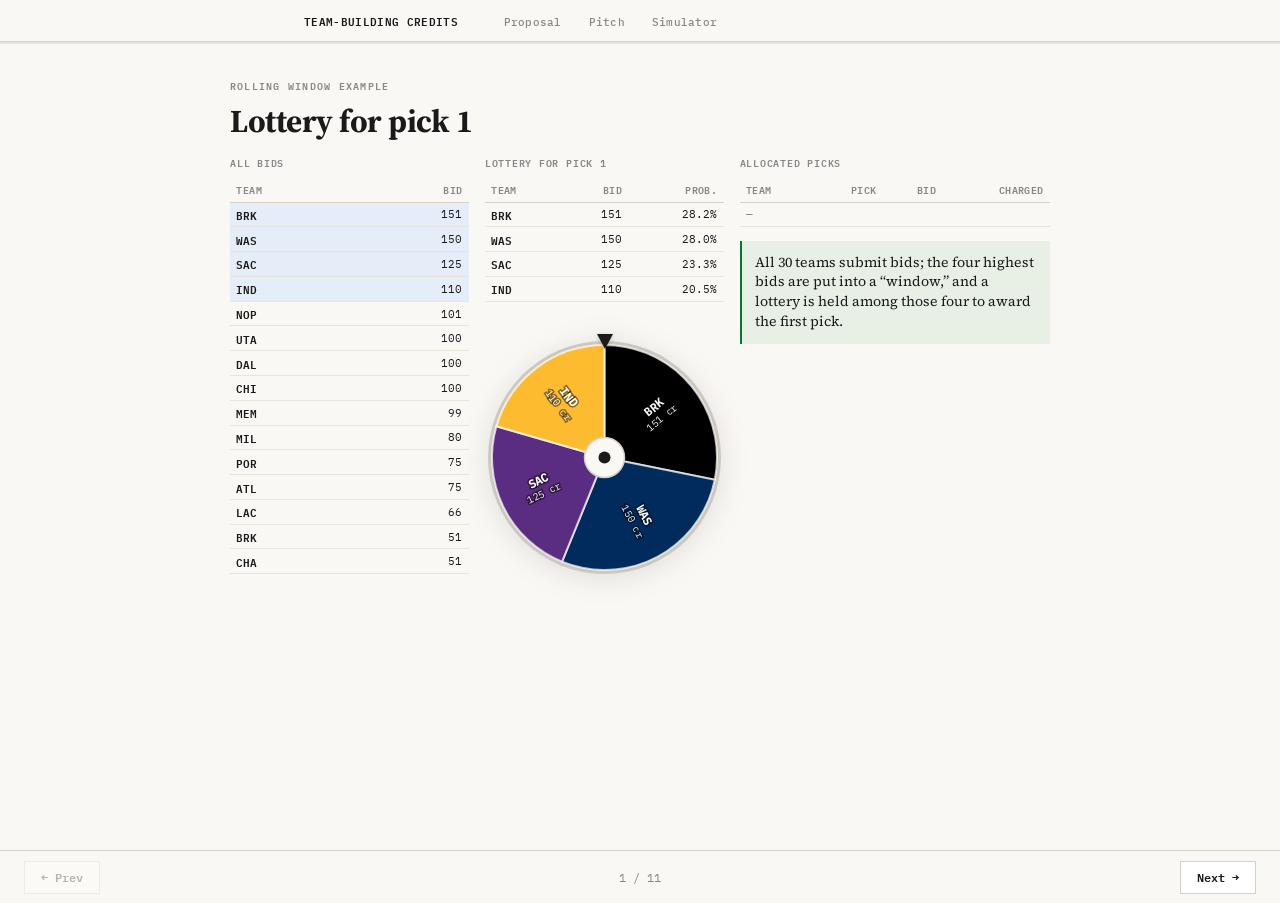
<file: rolling-window-animated.html>
<!DOCTYPE html>
<html lang="en">
<head>
<meta charset="UTF-8">
<meta name="viewport" content="width=device-width, initial-scale=1.0">
<title>Rolling Window Example — Team-Building Credits</title>
<link rel="icon" type="image/svg+xml" href="favicon.svg">
<link href="https://fonts.googleapis.com/css2?family=Source+Serif+4:ital,opsz,wght@0,8..60,300;0,8..60,400;0,8..60,600;0,8..60,700;1,8..60,300;1,8..60,400&family=IBM+Plex+Mono:wght@400;500;600&display=swap" rel="stylesheet">
<link rel="stylesheet" href="shared.css">
<style>
body { overflow: hidden; height: 100vh; height: 100dvh; }
.site-nav { position: relative; }

/* ── Slide deck structure ── */
.slide-viewport {
  height: calc(100vh - 39px);
  height: calc(100dvh - 39px);
  display: flex;
  flex-direction: column;
}

.slide-area {
  flex: 1;
  overflow-y: auto;
  display: flex;
  justify-content: center;
  align-items: flex-start;
  padding: 2rem 1.5rem;
}

.slide {
  display: none;
  max-width: 820px;
  width: 100%;
}

.slide.active { display: block; }

/* ── Slide typography ── */
.slide .section-label {
  font-family: var(--mono);
  font-size: 0.65rem;
  font-weight: 600;
  text-transform: uppercase;
  letter-spacing: 0.12em;
  color: var(--text-tertiary);
  margin-bottom: 0.5rem;
}

.slide h2 {
  font-family: var(--serif);
  font-size: 2rem;
  font-weight: 700;
  letter-spacing: -0.015em;
  line-height: 1.2;
  margin-bottom: 0.75rem;
  color: var(--text);
}

.slide p {
  font-size: 1rem;
  line-height: 1.7;
  margin-bottom: 0.75rem;
  color: var(--text);
}

/* ── Example tables (original layout — winner slides) ── */
.example-tables {
  display: grid;
  grid-template-columns: 1fr 1fr 1.3fr;
  gap: 1rem;
  margin-top: 0.75rem;
  font-family: var(--mono);
  font-size: 0.72rem;
}

.example-table-section h4 {
  font-family: var(--mono);
  font-size: 0.6rem;
  font-weight: 600;
  text-transform: uppercase;
  letter-spacing: 0.08em;
  color: var(--text-tertiary);
  margin-bottom: 0.4rem;
}

.example-table {
  width: 100%;
  border-collapse: collapse;
  font-size: 0.68rem;
}

.example-table th {
  font-weight: 600;
  text-align: left;
  padding: 0.2rem 0.4rem;
  border-bottom: 1px solid var(--rule);
  font-size: 0.6rem;
  color: var(--text-tertiary);
  text-transform: uppercase;
  letter-spacing: 0.04em;
}

.example-table th.r { text-align: right; }

.example-table td {
  padding: 0.15rem 0.4rem;
  border-bottom: 1px solid var(--rule-light);
}

.example-table td.r { text-align: right; }
.example-table td.team { font-weight: 600; }

.example-table tr.in-window { background: #e4edf8; }
.example-table tr.winner { background: #fef3cd; }
.example-table tr.struck td.team,
.example-table tr.struck td.r { text-decoration: line-through; opacity: 0.4; }
.example-table tr.new-entry { background: #e4edf8; }

.bids-scroll {
  max-height: 400px;
  overflow-y: auto;
  scrollbar-width: thin;
  scrollbar-color: var(--rule) transparent;
}

/* ── Rolling window note ── */
.rolling-window-note {
  margin-top: 0.85rem;
  background: rgba(0, 122, 51, 0.07);
  padding: 0.75rem 0.85rem;
  font-family: var(--serif);
  color: var(--text);
  border-left: 2px solid var(--accent);
}

.rolling-window-note p {
  margin: 0 0 0.45rem 0;
  font-size: 0.88rem;
  line-height: 1.4;
}

.rolling-window-note p:last-child { margin-bottom: 0; }

/* ── Slide content + floating wheel overlay ── */
.slide-content {
  flex: 1;
  display: flex;
  flex-direction: column;
  min-width: 0;
  overflow: hidden;
  position: relative;
}

.wheel-float {
  position: absolute;
  z-index: 50;
  filter: drop-shadow(0 4px 14px rgba(0,0,0,0.10));
  visibility: hidden; /* JS positions and reveals on each slide */
}

.wheel-wrap {
  position: relative;
}

.wheel-pointer {
  position: absolute;
  top: -4px;
  left: 50%;
  transform: translateX(-50%);
  width: 0;
  height: 0;
  border-left: 8px solid transparent;
  border-right: 8px solid transparent;
  border-top: 15px solid var(--text);
  z-index: 2;
  filter: drop-shadow(0 1px 2px rgba(0,0,0,0.2));
}

canvas { display: block; }


/* ── Controls bar ── */
.slide-progress {
  height: 2px;
  background: var(--rule-light);
}

.slide-progress-bar {
  height: 100%;
  background: var(--accent);
  transition: width 0.2s ease;
}

.slide-controls {
  border-top: 1px solid var(--rule);
  padding: 0.6rem 1.5rem;
  display: flex;
  justify-content: space-between;
  align-items: center;
  background: var(--bg);
  user-select: none;
}

.slide-counter {
  font-family: var(--mono);
  font-size: 0.72rem;
  color: var(--text-tertiary);
  min-width: 80px;
  text-align: center;
}

.slide-btn {
  font-family: var(--mono);
  font-size: 0.72rem;
  font-weight: 600;
  padding: 0.35rem 1rem;
  border: 1px solid var(--rule);
  background: var(--white);
  color: var(--text);
  cursor: pointer;
  transition: background 0.1s;
}

.slide-btn:hover { background: var(--surface); }
.slide-btn:disabled { opacity: 0.3; cursor: default; }
.slide-btn:disabled:hover { background: var(--white); }

@media (max-width: 700px) {
  .wheel-float { display: none; }
  .example-tables { grid-template-columns: 1fr; }
}
</style>
</head>
<body>

<div data-site-nav></div>
<script src="site-nav.js"></script>

<div class="slide-viewport">
  <div class="slide-progress">
    <div class="slide-progress-bar" id="progressBar"></div>
  </div>

  <div class="slide-content">
  <div class="slide-area" id="slideArea">

    <!-- ── Slide 0: Lottery for pick 1 ── -->
    <div class="slide active" data-assemble="0">
      <div class="section-label">Rolling Window Example</div>
      <h2>Lottery for pick 1</h2>
      <div class="example-tables">
        <div class="example-table-section">
          <h4>All bids</h4>
          <div class="bids-scroll">
            <table class="example-table">
              <thead><tr><th>Team</th><th class="r">Bid</th></tr></thead>
              <tbody>
                <tr class="in-window"><td class="team">BRK</td><td class="r">151</td></tr>
                <tr class="in-window"><td class="team">WAS</td><td class="r">150</td></tr>
                <tr class="in-window"><td class="team">SAC</td><td class="r">125</td></tr>
                <tr class="in-window"><td class="team">IND</td><td class="r">110</td></tr>
                <tr><td class="team">NOP</td><td class="r">101</td></tr>
                <tr><td class="team">UTA</td><td class="r">100</td></tr>
                <tr><td class="team">DAL</td><td class="r">100</td></tr>
                <tr><td class="team">CHI</td><td class="r">100</td></tr>
                <tr><td class="team">MEM</td><td class="r">99</td></tr>
                <tr><td class="team">MIL</td><td class="r">80</td></tr>
                <tr><td class="team">POR</td><td class="r">75</td></tr>
                <tr><td class="team">ATL</td><td class="r">75</td></tr>
                <tr><td class="team">LAC</td><td class="r">66</td></tr>
                <tr><td class="team">BRK</td><td class="r">51</td></tr>
                <tr><td class="team">CHA</td><td class="r">51</td></tr>
                <tr><td class="team">ORL</td><td class="r">50</td></tr>
                <tr><td class="team">PHI</td><td class="r">50</td></tr>
                <tr><td class="team">GSW</td><td class="r">50</td></tr>
                <tr><td class="team">MIA</td><td class="r">50</td></tr>
                <tr><td class="team">TOR</td><td class="r">50</td></tr>
                <tr><td class="team">LAL</td><td class="r">12</td></tr>
                <tr><td class="team">DEN</td><td class="r">11</td></tr>
                <tr><td class="team">MIN</td><td class="r">10</td></tr>
                <tr><td class="team">CLE</td><td class="r">10</td></tr>
                <tr><td class="team">HOU</td><td class="r">10</td></tr>
                <tr><td class="team">NYK</td><td class="r">5</td></tr>
                <tr><td class="team">BOS</td><td class="r">5</td></tr>
                <tr><td class="team">SAS</td><td class="r">1</td></tr>
                <tr><td class="team">DET</td><td class="r">0</td></tr>
                <tr><td class="team">OKC</td><td class="r">0</td></tr>
              </tbody>
            </table>
          </div>
        </div>
        <div class="example-table-section">
          <h4>Lottery for pick 1</h4>
          <table class="example-table">
            <thead><tr><th>Team</th><th class="r">Bid</th><th class="r">Prob.</th></tr></thead>
            <tbody>
              <tr><td class="team">BRK</td><td class="r">151</td><td class="r">28.2%</td></tr>
              <tr><td class="team">WAS</td><td class="r">150</td><td class="r">28.0%</td></tr>
              <tr><td class="team">SAC</td><td class="r">125</td><td class="r">23.3%</td></tr>
              <tr><td class="team">IND</td><td class="r">110</td><td class="r">20.5%</td></tr>
            </tbody>
          </table>
        </div>
        <div class="example-table-section">
          <h4>Allocated picks</h4>
          <table class="example-table">
            <thead><tr><th>Team</th><th class="r">Pick</th><th class="r">Bid</th><th class="r">Charged</th></tr></thead>
            <tbody><tr><td colspan="4" style="color:var(--text-tertiary);font-style:italic;padding:0.3rem 0.4rem">—</td></tr></tbody>
          </table>
          <div class="rolling-window-note">
            <p>All 30 teams submit bids; the four highest bids are put into a &ldquo;window,&rdquo; and a lottery is held among those four to award the first pick.</p>
          </div>
        </div>
      </div>
    </div>

    <!-- ── Slide 1: SAC wins pick 1 ── -->
    <div class="slide" data-spin="0">
      <div class="section-label">Rolling Window Example</div>
      <h2>SAC wins pick 1</h2>
      <div class="example-tables">
        <div class="example-table-section">
          <h4>All bids</h4>
          <div class="bids-scroll">
            <table class="example-table">
              <thead><tr><th>Team</th><th class="r">Bid</th></tr></thead>
              <tbody>
                <tr><td class="team">BRK</td><td class="r">151</td></tr>
                <tr><td class="team">WAS</td><td class="r">150</td></tr>
                <tr><td class="team">SAC</td><td class="r">125</td></tr>
                <tr><td class="team">IND</td><td class="r">110</td></tr>
                <tr><td class="team">NOP</td><td class="r">101</td></tr>
                <tr><td class="team">UTA</td><td class="r">100</td></tr>
                <tr><td class="team">DAL</td><td class="r">100</td></tr>
                <tr><td class="team">CHI</td><td class="r">100</td></tr>
                <tr><td class="team">MEM</td><td class="r">99</td></tr>
                <tr><td class="team">MIL</td><td class="r">80</td></tr>
                <tr><td class="team">POR</td><td class="r">75</td></tr>
                <tr><td class="team">ATL</td><td class="r">75</td></tr>
                <tr><td class="team">LAC</td><td class="r">66</td></tr>
                <tr><td class="team">BRK</td><td class="r">51</td></tr>
                <tr><td class="team">CHA</td><td class="r">51</td></tr>
                <tr><td class="team">ORL</td><td class="r">50</td></tr>
                <tr><td class="team">PHI</td><td class="r">50</td></tr>
                <tr><td class="team">GSW</td><td class="r">50</td></tr>
                <tr><td class="team">MIA</td><td class="r">50</td></tr>
                <tr><td class="team">TOR</td><td class="r">50</td></tr>
                <tr><td class="team">LAL</td><td class="r">12</td></tr>
                <tr><td class="team">DEN</td><td class="r">11</td></tr>
                <tr><td class="team">MIN</td><td class="r">10</td></tr>
                <tr><td class="team">CLE</td><td class="r">10</td></tr>
                <tr><td class="team">HOU</td><td class="r">10</td></tr>
                <tr><td class="team">NYK</td><td class="r">5</td></tr>
                <tr><td class="team">BOS</td><td class="r">5</td></tr>
                <tr><td class="team">SAS</td><td class="r">1</td></tr>
                <tr><td class="team">DET</td><td class="r">0</td></tr>
                <tr><td class="team">OKC</td><td class="r">0</td></tr>
              </tbody>
            </table>
          </div>
        </div>
        <div class="example-table-section">
          <h4>Lottery for pick 1</h4>
          <table class="example-table">
            <thead><tr><th>Team</th><th class="r">Bid</th><th class="r">Prob.</th></tr></thead>
            <tbody>
              <tr><td class="team">BRK</td><td class="r">151</td><td class="r">28.2%</td></tr>
              <tr><td class="team">WAS</td><td class="r">150</td><td class="r">28.0%</td></tr>
              <tr class="winner"><td class="team">SAC</td><td class="r">125</td><td class="r">23.3%</td></tr>
              <tr><td class="team">IND</td><td class="r">110</td><td class="r">20.5%</td></tr>
            </tbody>
          </table>
        </div>
        <div class="example-table-section">
          <h4>Allocated picks</h4>
          <table class="example-table">
            <thead><tr><th>Team</th><th class="r">Pick</th><th class="r">Bid</th><th class="r">Charged</th></tr></thead>
            <tbody>
              <tr class="winner"><td class="team">SAC</td><td class="r">1</td><td class="r">125</td><td class="r">117</td></tr>
            </tbody>
          </table>
          <div class="rolling-window-note">
            <p>SAC wins the drawing for the first window and is awarded the first pick.</p>
            <p>They are charged 117 Credits &mdash; the average of their own bid (125) and the lowest bid in their window (110), rounded down.</p>
          </div>
        </div>
      </div>
    </div>

    <!-- ── Slide 2: Lottery for pick 2 ── -->
    <div class="slide" data-transition="1">
      <div class="section-label">Rolling Window Example</div>
      <h2>Lottery for pick 2</h2>
      <div class="example-tables">
        <div class="example-table-section">
          <h4>All bids</h4>
          <div class="bids-scroll">
            <table class="example-table">
              <thead><tr><th>Team</th><th class="r">Bid</th></tr></thead>
              <tbody>
                <tr><td class="team">BRK</td><td class="r">151</td></tr>
                <tr><td class="team">WAS</td><td class="r">150</td></tr>
                <tr class="struck"><td class="team">SAC</td><td class="r">125</td></tr>
                <tr><td class="team">IND</td><td class="r">110</td></tr>
                <tr class="new-entry"><td class="team">NOP</td><td class="r">101</td></tr>
                <tr><td class="team">UTA</td><td class="r">100</td></tr>
                <tr><td class="team">DAL</td><td class="r">100</td></tr>
                <tr><td class="team">CHI</td><td class="r">100</td></tr>
                <tr><td class="team">MEM</td><td class="r">99</td></tr>
                <tr><td class="team">MIL</td><td class="r">80</td></tr>
                <tr><td class="team">POR</td><td class="r">75</td></tr>
                <tr><td class="team">ATL</td><td class="r">75</td></tr>
                <tr><td class="team">LAC</td><td class="r">66</td></tr>
                <tr><td class="team">BRK</td><td class="r">51</td></tr>
                <tr><td class="team">CHA</td><td class="r">51</td></tr>
                <tr><td class="team">ORL</td><td class="r">50</td></tr>
                <tr><td class="team">PHI</td><td class="r">50</td></tr>
                <tr><td class="team">GSW</td><td class="r">50</td></tr>
                <tr><td class="team">MIA</td><td class="r">50</td></tr>
                <tr><td class="team">TOR</td><td class="r">50</td></tr>
                <tr><td class="team">LAL</td><td class="r">12</td></tr>
                <tr><td class="team">DEN</td><td class="r">11</td></tr>
                <tr><td class="team">MIN</td><td class="r">10</td></tr>
                <tr><td class="team">CLE</td><td class="r">10</td></tr>
                <tr><td class="team">HOU</td><td class="r">10</td></tr>
                <tr><td class="team">NYK</td><td class="r">5</td></tr>
                <tr><td class="team">BOS</td><td class="r">5</td></tr>
                <tr><td class="team">SAS</td><td class="r">1</td></tr>
                <tr><td class="team">DET</td><td class="r">0</td></tr>
                <tr><td class="team">OKC</td><td class="r">0</td></tr>
              </tbody>
            </table>
          </div>
        </div>
        <div class="example-table-section">
          <h4>Lottery for pick 2</h4>
          <table class="example-table">
            <thead><tr><th>Team</th><th class="r">Bid</th><th class="r">Prob.</th></tr></thead>
            <tbody>
              <tr><td class="team">BRK</td><td class="r">151</td><td class="r">29.5%</td></tr>
              <tr><td class="team">WAS</td><td class="r">150</td><td class="r">29.3%</td></tr>
              <tr><td class="team">IND</td><td class="r">110</td><td class="r">21.5%</td></tr>
              <tr class="new-entry"><td class="team">NOP</td><td class="r">101</td><td class="r">19.7%</td></tr>
            </tbody>
          </table>
        </div>
        <div class="example-table-section">
          <h4>Allocated picks</h4>
          <table class="example-table">
            <thead><tr><th>Team</th><th class="r">Pick</th><th class="r">Bid</th><th class="r">Charged</th></tr></thead>
            <tbody>
              <tr><td class="team">SAC</td><td class="r">1</td><td class="r">125</td><td class="r">117</td></tr>
            </tbody>
          </table>
          <div class="rolling-window-note">
            <p>With SAC removed, the next-highest bidder (NOP) is moved into the window for the second pick.</p>
          </div>
        </div>
      </div>
    </div>

    <!-- ── Slide 3: WAS wins pick 2 ── -->
    <div class="slide" data-spin="1">
      <div class="section-label">Rolling Window Example</div>
      <h2>WAS wins pick 2</h2>
      <div class="example-tables">
        <div class="example-table-section">
          <h4>All bids</h4>
          <div class="bids-scroll">
            <table class="example-table">
              <thead><tr><th>Team</th><th class="r">Bid</th></tr></thead>
              <tbody>
                <tr><td class="team">BRK</td><td class="r">151</td></tr>
                <tr><td class="team">WAS</td><td class="r">150</td></tr>
                <tr class="struck"><td class="team">SAC</td><td class="r">125</td></tr>
                <tr><td class="team">IND</td><td class="r">110</td></tr>
                <tr><td class="team">NOP</td><td class="r">101</td></tr>
                <tr><td class="team">UTA</td><td class="r">100</td></tr>
                <tr><td class="team">DAL</td><td class="r">100</td></tr>
                <tr><td class="team">CHI</td><td class="r">100</td></tr>
                <tr><td class="team">MEM</td><td class="r">99</td></tr>
                <tr><td class="team">MIL</td><td class="r">80</td></tr>
                <tr><td class="team">POR</td><td class="r">75</td></tr>
                <tr><td class="team">ATL</td><td class="r">75</td></tr>
                <tr><td class="team">LAC</td><td class="r">66</td></tr>
                <tr><td class="team">BRK</td><td class="r">51</td></tr>
                <tr><td class="team">CHA</td><td class="r">51</td></tr>
                <tr><td class="team">ORL</td><td class="r">50</td></tr>
                <tr><td class="team">PHI</td><td class="r">50</td></tr>
                <tr><td class="team">GSW</td><td class="r">50</td></tr>
                <tr><td class="team">MIA</td><td class="r">50</td></tr>
                <tr><td class="team">TOR</td><td class="r">50</td></tr>
                <tr><td class="team">LAL</td><td class="r">12</td></tr>
                <tr><td class="team">DEN</td><td class="r">11</td></tr>
                <tr><td class="team">MIN</td><td class="r">10</td></tr>
                <tr><td class="team">CLE</td><td class="r">10</td></tr>
                <tr><td class="team">HOU</td><td class="r">10</td></tr>
                <tr><td class="team">NYK</td><td class="r">5</td></tr>
                <tr><td class="team">BOS</td><td class="r">5</td></tr>
                <tr><td class="team">SAS</td><td class="r">1</td></tr>
                <tr><td class="team">DET</td><td class="r">0</td></tr>
                <tr><td class="team">OKC</td><td class="r">0</td></tr>
              </tbody>
            </table>
          </div>
        </div>
        <div class="example-table-section">
          <h4>Lottery for pick 2</h4>
          <table class="example-table">
            <thead><tr><th>Team</th><th class="r">Bid</th><th class="r">Prob.</th></tr></thead>
            <tbody>
              <tr><td class="team">BRK</td><td class="r">151</td><td class="r">29.5%</td></tr>
              <tr class="winner"><td class="team">WAS</td><td class="r">150</td><td class="r">29.3%</td></tr>
              <tr><td class="team">IND</td><td class="r">110</td><td class="r">21.5%</td></tr>
              <tr><td class="team">NOP</td><td class="r">101</td><td class="r">19.7%</td></tr>
            </tbody>
          </table>
        </div>
        <div class="example-table-section">
          <h4>Allocated picks</h4>
          <table class="example-table">
            <thead><tr><th>Team</th><th class="r">Pick</th><th class="r">Bid</th><th class="r">Charged</th></tr></thead>
            <tbody>
              <tr><td class="team">SAC</td><td class="r">1</td><td class="r">125</td><td class="r">117</td></tr>
              <tr class="winner"><td class="team">WAS</td><td class="r">2</td><td class="r">150</td><td class="r">125</td></tr>
            </tbody>
          </table>
          <div class="rolling-window-note">
            <p>WAS wins the lottery for the second pick, and is charged 125 Credits &mdash; halfway between their bid (150) and the lowest bid in their window (101), rounded down.</p>
          </div>
        </div>
      </div>
    </div>

    <!-- ── Slide 4: Lottery for pick 3 ── -->
    <div class="slide" data-transition="2">
      <div class="section-label">Rolling Window Example</div>
      <h2>Lottery for pick 3</h2>
      <div class="example-tables">
        <div class="example-table-section">
          <h4>All bids</h4>
          <div class="bids-scroll">
            <table class="example-table">
              <thead><tr><th>Team</th><th class="r">Bid</th></tr></thead>
              <tbody>
                <tr><td class="team">BRK</td><td class="r">151</td></tr>
                <tr class="struck"><td class="team">WAS</td><td class="r">150</td></tr>
                <tr class="struck"><td class="team">SAC</td><td class="r">125</td></tr>
                <tr><td class="team">IND</td><td class="r">110</td></tr>
                <tr><td class="team">NOP</td><td class="r">101</td></tr>
                <tr class="new-entry"><td class="team">UTA</td><td class="r">100</td></tr>
                <tr><td class="team">DAL</td><td class="r">100</td></tr>
                <tr><td class="team">CHI</td><td class="r">100</td></tr>
                <tr><td class="team">MEM</td><td class="r">99</td></tr>
                <tr><td class="team">MIL</td><td class="r">80</td></tr>
                <tr><td class="team">POR</td><td class="r">75</td></tr>
                <tr><td class="team">ATL</td><td class="r">75</td></tr>
                <tr><td class="team">LAC</td><td class="r">66</td></tr>
                <tr><td class="team">BRK</td><td class="r">51</td></tr>
                <tr><td class="team">CHA</td><td class="r">51</td></tr>
                <tr><td class="team">ORL</td><td class="r">50</td></tr>
                <tr><td class="team">PHI</td><td class="r">50</td></tr>
                <tr><td class="team">GSW</td><td class="r">50</td></tr>
                <tr><td class="team">MIA</td><td class="r">50</td></tr>
                <tr><td class="team">TOR</td><td class="r">50</td></tr>
                <tr><td class="team">LAL</td><td class="r">12</td></tr>
                <tr><td class="team">DEN</td><td class="r">11</td></tr>
                <tr><td class="team">MIN</td><td class="r">10</td></tr>
                <tr><td class="team">CLE</td><td class="r">10</td></tr>
                <tr><td class="team">HOU</td><td class="r">10</td></tr>
                <tr><td class="team">NYK</td><td class="r">5</td></tr>
                <tr><td class="team">BOS</td><td class="r">5</td></tr>
                <tr><td class="team">SAS</td><td class="r">1</td></tr>
                <tr><td class="team">DET</td><td class="r">0</td></tr>
                <tr><td class="team">OKC</td><td class="r">0</td></tr>
              </tbody>
            </table>
          </div>
        </div>
        <div class="example-table-section">
          <h4>Lottery for pick 3</h4>
          <table class="example-table">
            <thead><tr><th>Team</th><th class="r">Bid</th><th class="r">Prob.</th></tr></thead>
            <tbody>
              <tr><td class="team">BRK</td><td class="r">151</td><td class="r">32.7%</td></tr>
              <tr><td class="team">IND</td><td class="r">110</td><td class="r">23.8%</td></tr>
              <tr><td class="team">NOP</td><td class="r">101</td><td class="r">21.9%</td></tr>
              <tr class="new-entry"><td class="team">UTA</td><td class="r">100</td><td class="r">21.6%</td></tr>
            </tbody>
          </table>
        </div>
        <div class="example-table-section">
          <h4>Allocated picks</h4>
          <table class="example-table">
            <thead><tr><th>Team</th><th class="r">Pick</th><th class="r">Bid</th><th class="r">Charged</th></tr></thead>
            <tbody>
              <tr><td class="team">SAC</td><td class="r">1</td><td class="r">125</td><td class="r">117</td></tr>
              <tr><td class="team">WAS</td><td class="r">2</td><td class="r">150</td><td class="r">125</td></tr>
            </tbody>
          </table>
          <div class="rolling-window-note">
            <p>WAS is removed; UTA is added to the next window.</p>
            <p>Note that UTA, DAL, and CHI all bid 100; UTA&rsquo;s higher rank is by virtue of a random tiebreaker.</p>
          </div>
        </div>
      </div>
    </div>

    <!-- ── Slide 5: IND wins pick 3 ── -->
    <div class="slide" data-spin="2">
      <div class="section-label">Rolling Window Example</div>
      <h2>IND wins pick 3</h2>
      <div class="example-tables">
        <div class="example-table-section">
          <h4>All bids</h4>
          <div class="bids-scroll">
            <table class="example-table">
              <thead><tr><th>Team</th><th class="r">Bid</th></tr></thead>
              <tbody>
                <tr><td class="team">BRK</td><td class="r">151</td></tr>
                <tr class="struck"><td class="team">WAS</td><td class="r">150</td></tr>
                <tr class="struck"><td class="team">SAC</td><td class="r">125</td></tr>
                <tr><td class="team">IND</td><td class="r">110</td></tr>
                <tr><td class="team">NOP</td><td class="r">101</td></tr>
                <tr><td class="team">UTA</td><td class="r">100</td></tr>
                <tr><td class="team">DAL</td><td class="r">100</td></tr>
                <tr><td class="team">CHI</td><td class="r">100</td></tr>
                <tr><td class="team">MEM</td><td class="r">99</td></tr>
                <tr><td class="team">MIL</td><td class="r">80</td></tr>
                <tr><td class="team">POR</td><td class="r">75</td></tr>
                <tr><td class="team">ATL</td><td class="r">75</td></tr>
                <tr><td class="team">LAC</td><td class="r">66</td></tr>
                <tr><td class="team">BRK</td><td class="r">51</td></tr>
                <tr><td class="team">CHA</td><td class="r">51</td></tr>
                <tr><td class="team">ORL</td><td class="r">50</td></tr>
                <tr><td class="team">PHI</td><td class="r">50</td></tr>
                <tr><td class="team">GSW</td><td class="r">50</td></tr>
                <tr><td class="team">MIA</td><td class="r">50</td></tr>
                <tr><td class="team">TOR</td><td class="r">50</td></tr>
                <tr><td class="team">LAL</td><td class="r">12</td></tr>
                <tr><td class="team">DEN</td><td class="r">11</td></tr>
                <tr><td class="team">MIN</td><td class="r">10</td></tr>
                <tr><td class="team">CLE</td><td class="r">10</td></tr>
                <tr><td class="team">HOU</td><td class="r">10</td></tr>
                <tr><td class="team">NYK</td><td class="r">5</td></tr>
                <tr><td class="team">BOS</td><td class="r">5</td></tr>
                <tr><td class="team">SAS</td><td class="r">1</td></tr>
                <tr><td class="team">DET</td><td class="r">0</td></tr>
                <tr><td class="team">OKC</td><td class="r">0</td></tr>
              </tbody>
            </table>
          </div>
        </div>
        <div class="example-table-section">
          <h4>Lottery for pick 3</h4>
          <table class="example-table">
            <thead><tr><th>Team</th><th class="r">Bid</th><th class="r">Prob.</th></tr></thead>
            <tbody>
              <tr><td class="team">BRK</td><td class="r">151</td><td class="r">32.7%</td></tr>
              <tr class="winner"><td class="team">IND</td><td class="r">110</td><td class="r">23.8%</td></tr>
              <tr><td class="team">NOP</td><td class="r">101</td><td class="r">21.9%</td></tr>
              <tr><td class="team">UTA</td><td class="r">100</td><td class="r">21.6%</td></tr>
            </tbody>
          </table>
        </div>
        <div class="example-table-section">
          <h4>Allocated picks</h4>
          <table class="example-table">
            <thead><tr><th>Team</th><th class="r">Pick</th><th class="r">Bid</th><th class="r">Charged</th></tr></thead>
            <tbody>
              <tr><td class="team">SAC</td><td class="r">1</td><td class="r">125</td><td class="r">117</td></tr>
              <tr><td class="team">WAS</td><td class="r">2</td><td class="r">150</td><td class="r">125</td></tr>
              <tr class="winner"><td class="team">IND</td><td class="r">3</td><td class="r">110</td><td class="r">105</td></tr>
            </tbody>
          </table>
          <div class="rolling-window-note">
            <p>IND wins the lottery for the third pick.</p>
          </div>
        </div>
      </div>
    </div>

    <!-- ── Slide 6: Lottery for pick 4 ── -->
    <div class="slide" data-transition="3">
      <div class="section-label">Rolling Window Example</div>
      <h2>Lottery for pick 4</h2>
      <div class="example-tables">
        <div class="example-table-section">
          <h4>All bids</h4>
          <div class="bids-scroll">
            <table class="example-table">
              <thead><tr><th>Team</th><th class="r">Bid</th></tr></thead>
              <tbody>
                <tr><td class="team">BRK</td><td class="r">151</td></tr>
                <tr class="struck"><td class="team">WAS</td><td class="r">150</td></tr>
                <tr class="struck"><td class="team">SAC</td><td class="r">125</td></tr>
                <tr class="struck"><td class="team">IND</td><td class="r">110</td></tr>
                <tr><td class="team">NOP</td><td class="r">101</td></tr>
                <tr><td class="team">UTA</td><td class="r">100</td></tr>
                <tr class="new-entry"><td class="team">DAL</td><td class="r">100</td></tr>
                <tr><td class="team">CHI</td><td class="r">100</td></tr>
                <tr><td class="team">MEM</td><td class="r">99</td></tr>
                <tr><td class="team">MIL</td><td class="r">80</td></tr>
                <tr><td class="team">POR</td><td class="r">75</td></tr>
                <tr><td class="team">ATL</td><td class="r">75</td></tr>
                <tr><td class="team">LAC</td><td class="r">66</td></tr>
                <tr><td class="team">BRK</td><td class="r">51</td></tr>
                <tr><td class="team">CHA</td><td class="r">51</td></tr>
                <tr><td class="team">ORL</td><td class="r">50</td></tr>
                <tr><td class="team">PHI</td><td class="r">50</td></tr>
                <tr><td class="team">GSW</td><td class="r">50</td></tr>
                <tr><td class="team">MIA</td><td class="r">50</td></tr>
                <tr><td class="team">TOR</td><td class="r">50</td></tr>
                <tr><td class="team">LAL</td><td class="r">12</td></tr>
                <tr><td class="team">DEN</td><td class="r">11</td></tr>
                <tr><td class="team">MIN</td><td class="r">10</td></tr>
                <tr><td class="team">CLE</td><td class="r">10</td></tr>
                <tr><td class="team">HOU</td><td class="r">10</td></tr>
                <tr><td class="team">NYK</td><td class="r">5</td></tr>
                <tr><td class="team">BOS</td><td class="r">5</td></tr>
                <tr><td class="team">SAS</td><td class="r">1</td></tr>
                <tr><td class="team">DET</td><td class="r">0</td></tr>
                <tr><td class="team">OKC</td><td class="r">0</td></tr>
              </tbody>
            </table>
          </div>
        </div>
        <div class="example-table-section">
          <h4>Lottery for pick 4</h4>
          <table class="example-table">
            <thead><tr><th>Team</th><th class="r">Bid</th><th class="r">Prob.</th></tr></thead>
            <tbody>
              <tr><td class="team">BRK</td><td class="r">151</td><td class="r">33.4%</td></tr>
              <tr><td class="team">NOP</td><td class="r">101</td><td class="r">22.3%</td></tr>
              <tr><td class="team">UTA</td><td class="r">100</td><td class="r">22.1%</td></tr>
              <tr class="new-entry"><td class="team">DAL</td><td class="r">100</td><td class="r">22.1%</td></tr>
            </tbody>
          </table>
        </div>
        <div class="example-table-section">
          <h4>Allocated picks</h4>
          <table class="example-table">
            <thead><tr><th>Team</th><th class="r">Pick</th><th class="r">Bid</th><th class="r">Charged</th></tr></thead>
            <tbody>
              <tr><td class="team">SAC</td><td class="r">1</td><td class="r">125</td><td class="r">117</td></tr>
              <tr><td class="team">WAS</td><td class="r">2</td><td class="r">150</td><td class="r">125</td></tr>
              <tr><td class="team">IND</td><td class="r">3</td><td class="r">110</td><td class="r">105</td></tr>
            </tbody>
          </table>
          <div class="rolling-window-note">
            <p>IND is removed; DAL enters the window.</p>
          </div>
        </div>
      </div>
    </div>

    <!-- ── Slide 7: BRK wins pick 4 ── -->
    <div class="slide" data-spin="3">
      <div class="section-label">Rolling Window Example</div>
      <h2>BRK wins pick 4</h2>
      <div class="example-tables">
        <div class="example-table-section">
          <h4>All bids</h4>
          <div class="bids-scroll">
            <table class="example-table">
              <thead><tr><th>Team</th><th class="r">Bid</th></tr></thead>
              <tbody>
                <tr><td class="team">BRK</td><td class="r">151</td></tr>
                <tr class="struck"><td class="team">WAS</td><td class="r">150</td></tr>
                <tr class="struck"><td class="team">SAC</td><td class="r">125</td></tr>
                <tr class="struck"><td class="team">IND</td><td class="r">110</td></tr>
                <tr><td class="team">NOP</td><td class="r">101</td></tr>
                <tr><td class="team">UTA</td><td class="r">100</td></tr>
                <tr><td class="team">DAL</td><td class="r">100</td></tr>
                <tr><td class="team">CHI</td><td class="r">100</td></tr>
                <tr><td class="team">MEM</td><td class="r">99</td></tr>
                <tr><td class="team">MIL</td><td class="r">80</td></tr>
                <tr><td class="team">POR</td><td class="r">75</td></tr>
                <tr><td class="team">ATL</td><td class="r">75</td></tr>
                <tr><td class="team">LAC</td><td class="r">66</td></tr>
                <tr><td class="team">BRK</td><td class="r">51</td></tr>
                <tr><td class="team">CHA</td><td class="r">51</td></tr>
                <tr><td class="team">ORL</td><td class="r">50</td></tr>
                <tr><td class="team">PHI</td><td class="r">50</td></tr>
                <tr><td class="team">GSW</td><td class="r">50</td></tr>
                <tr><td class="team">MIA</td><td class="r">50</td></tr>
                <tr><td class="team">TOR</td><td class="r">50</td></tr>
                <tr><td class="team">LAL</td><td class="r">12</td></tr>
                <tr><td class="team">DEN</td><td class="r">11</td></tr>
                <tr><td class="team">MIN</td><td class="r">10</td></tr>
                <tr><td class="team">CLE</td><td class="r">10</td></tr>
                <tr><td class="team">HOU</td><td class="r">10</td></tr>
                <tr><td class="team">NYK</td><td class="r">5</td></tr>
                <tr><td class="team">BOS</td><td class="r">5</td></tr>
                <tr><td class="team">SAS</td><td class="r">1</td></tr>
                <tr><td class="team">DET</td><td class="r">0</td></tr>
                <tr><td class="team">OKC</td><td class="r">0</td></tr>
              </tbody>
            </table>
          </div>
        </div>
        <div class="example-table-section">
          <h4>Lottery for pick 4</h4>
          <table class="example-table">
            <thead><tr><th>Team</th><th class="r">Bid</th><th class="r">Prob.</th></tr></thead>
            <tbody>
              <tr class="winner"><td class="team">BRK</td><td class="r">151</td><td class="r">33.4%</td></tr>
              <tr><td class="team">NOP</td><td class="r">101</td><td class="r">22.3%</td></tr>
              <tr><td class="team">UTA</td><td class="r">100</td><td class="r">22.1%</td></tr>
              <tr><td class="team">DAL</td><td class="r">100</td><td class="r">22.1%</td></tr>
            </tbody>
          </table>
        </div>
        <div class="example-table-section">
          <h4>Allocated picks</h4>
          <table class="example-table">
            <thead><tr><th>Team</th><th class="r">Pick</th><th class="r">Bid</th><th class="r">Charged</th></tr></thead>
            <tbody>
              <tr><td class="team">SAC</td><td class="r">1</td><td class="r">125</td><td class="r">117</td></tr>
              <tr><td class="team">WAS</td><td class="r">2</td><td class="r">150</td><td class="r">125</td></tr>
              <tr><td class="team">IND</td><td class="r">3</td><td class="r">110</td><td class="r">105</td></tr>
              <tr class="winner"><td class="team">BRK</td><td class="r">4</td><td class="r">151</td><td class="r">125</td></tr>
            </tbody>
          </table>
          <div class="rolling-window-note">
            <p>BRK wins the fourth pick. They were the highest bidder overall, but &ldquo;fell&rdquo; to the fourth pick.</p>
            <p>They are charged 125 Credits &mdash; the midpoint between their bid (151) and the lowest bid in their window (100), rounded down.</p>
          </div>
        </div>
      </div>
    </div>

    <!-- ── Slide 8: Lottery for pick 5 ── -->
    <div class="slide" data-transition="4">
      <div class="section-label">Rolling Window Example</div>
      <h2>Lottery for pick 5</h2>
      <div class="example-tables">
        <div class="example-table-section">
          <h4>All bids</h4>
          <div class="bids-scroll">
            <table class="example-table">
              <thead><tr><th>Team</th><th class="r">Bid</th></tr></thead>
              <tbody>
                <tr class="struck"><td class="team">BRK</td><td class="r">151</td></tr>
                <tr class="struck"><td class="team">WAS</td><td class="r">150</td></tr>
                <tr class="struck"><td class="team">SAC</td><td class="r">125</td></tr>
                <tr class="struck"><td class="team">IND</td><td class="r">110</td></tr>
                <tr><td class="team">NOP</td><td class="r">101</td></tr>
                <tr><td class="team">UTA</td><td class="r">100</td></tr>
                <tr><td class="team">DAL</td><td class="r">100</td></tr>
                <tr class="new-entry"><td class="team">CHI</td><td class="r">100</td></tr>
                <tr><td class="team">MEM</td><td class="r">99</td></tr>
                <tr><td class="team">MIL</td><td class="r">80</td></tr>
                <tr><td class="team">POR</td><td class="r">75</td></tr>
                <tr><td class="team">ATL</td><td class="r">75</td></tr>
                <tr><td class="team">LAC</td><td class="r">66</td></tr>
                <tr><td class="team">BRK</td><td class="r">51</td></tr>
                <tr><td class="team">CHA</td><td class="r">51</td></tr>
                <tr><td class="team">ORL</td><td class="r">50</td></tr>
                <tr><td class="team">PHI</td><td class="r">50</td></tr>
                <tr><td class="team">GSW</td><td class="r">50</td></tr>
                <tr><td class="team">MIA</td><td class="r">50</td></tr>
                <tr><td class="team">TOR</td><td class="r">50</td></tr>
                <tr><td class="team">LAL</td><td class="r">12</td></tr>
                <tr><td class="team">DEN</td><td class="r">11</td></tr>
                <tr><td class="team">MIN</td><td class="r">10</td></tr>
                <tr><td class="team">CLE</td><td class="r">10</td></tr>
                <tr><td class="team">HOU</td><td class="r">10</td></tr>
                <tr><td class="team">NYK</td><td class="r">5</td></tr>
                <tr><td class="team">BOS</td><td class="r">5</td></tr>
                <tr><td class="team">SAS</td><td class="r">1</td></tr>
                <tr><td class="team">DET</td><td class="r">0</td></tr>
                <tr><td class="team">OKC</td><td class="r">0</td></tr>
              </tbody>
            </table>
          </div>
        </div>
        <div class="example-table-section">
          <h4>Lottery for pick 5</h4>
          <table class="example-table">
            <thead><tr><th>Team</th><th class="r">Bid</th><th class="r">Prob.</th></tr></thead>
            <tbody>
              <tr><td class="team">NOP</td><td class="r">101</td><td class="r">25.2%</td></tr>
              <tr><td class="team">UTA</td><td class="r">100</td><td class="r">24.9%</td></tr>
              <tr><td class="team">DAL</td><td class="r">100</td><td class="r">24.9%</td></tr>
              <tr class="new-entry"><td class="team">CHI</td><td class="r">100</td><td class="r">24.9%</td></tr>
            </tbody>
          </table>
        </div>
        <div class="example-table-section">
          <h4>Allocated picks</h4>
          <table class="example-table">
            <thead><tr><th>Team</th><th class="r">Pick</th><th class="r">Bid</th><th class="r">Charged</th></tr></thead>
            <tbody>
              <tr><td class="team">SAC</td><td class="r">1</td><td class="r">125</td><td class="r">117</td></tr>
              <tr><td class="team">WAS</td><td class="r">2</td><td class="r">150</td><td class="r">125</td></tr>
              <tr><td class="team">IND</td><td class="r">3</td><td class="r">110</td><td class="r">105</td></tr>
              <tr><td class="team">BRK</td><td class="r">4</td><td class="r">151</td><td class="r">125</td></tr>
            </tbody>
          </table>
          <div class="rolling-window-note">
            <p>All four highest bidders have been allocated picks. The lottery proceeds by rolling through the rest of the bidders.</p>
          </div>
        </div>
      </div>
    </div>

    <!-- ── Slide 9: CHI wins pick 5 ── -->
    <div class="slide" data-spin="4">
      <div class="section-label">Rolling Window Example</div>
      <h2>CHI wins pick 5</h2>
      <div class="example-tables">
        <div class="example-table-section">
          <h4>All bids</h4>
          <div class="bids-scroll">
            <table class="example-table">
              <thead><tr><th>Team</th><th class="r">Bid</th></tr></thead>
              <tbody>
                <tr class="struck"><td class="team">BRK</td><td class="r">151</td></tr>
                <tr class="struck"><td class="team">WAS</td><td class="r">150</td></tr>
                <tr class="struck"><td class="team">SAC</td><td class="r">125</td></tr>
                <tr class="struck"><td class="team">IND</td><td class="r">110</td></tr>
                <tr><td class="team">NOP</td><td class="r">101</td></tr>
                <tr><td class="team">UTA</td><td class="r">100</td></tr>
                <tr><td class="team">DAL</td><td class="r">100</td></tr>
                <tr><td class="team">CHI</td><td class="r">100</td></tr>
                <tr><td class="team">MEM</td><td class="r">99</td></tr>
                <tr><td class="team">MIL</td><td class="r">80</td></tr>
                <tr><td class="team">POR</td><td class="r">75</td></tr>
                <tr><td class="team">ATL</td><td class="r">75</td></tr>
                <tr><td class="team">LAC</td><td class="r">66</td></tr>
                <tr><td class="team">BRK</td><td class="r">51</td></tr>
                <tr><td class="team">CHA</td><td class="r">51</td></tr>
                <tr><td class="team">ORL</td><td class="r">50</td></tr>
                <tr><td class="team">PHI</td><td class="r">50</td></tr>
                <tr><td class="team">GSW</td><td class="r">50</td></tr>
                <tr><td class="team">MIA</td><td class="r">50</td></tr>
                <tr><td class="team">TOR</td><td class="r">50</td></tr>
                <tr><td class="team">LAL</td><td class="r">12</td></tr>
                <tr><td class="team">DEN</td><td class="r">11</td></tr>
                <tr><td class="team">MIN</td><td class="r">10</td></tr>
                <tr><td class="team">CLE</td><td class="r">10</td></tr>
                <tr><td class="team">HOU</td><td class="r">10</td></tr>
                <tr><td class="team">NYK</td><td class="r">5</td></tr>
                <tr><td class="team">BOS</td><td class="r">5</td></tr>
                <tr><td class="team">SAS</td><td class="r">1</td></tr>
                <tr><td class="team">DET</td><td class="r">0</td></tr>
                <tr><td class="team">OKC</td><td class="r">0</td></tr>
              </tbody>
            </table>
          </div>
        </div>
        <div class="example-table-section">
          <h4>Lottery for pick 5</h4>
          <table class="example-table">
            <thead><tr><th>Team</th><th class="r">Bid</th><th class="r">Prob.</th></tr></thead>
            <tbody>
              <tr><td class="team">NOP</td><td class="r">101</td><td class="r">25.2%</td></tr>
              <tr><td class="team">UTA</td><td class="r">100</td><td class="r">24.9%</td></tr>
              <tr><td class="team">DAL</td><td class="r">100</td><td class="r">24.9%</td></tr>
              <tr class="winner"><td class="team">CHI</td><td class="r">100</td><td class="r">24.9%</td></tr>
            </tbody>
          </table>
        </div>
        <div class="example-table-section">
          <h4>Allocated picks</h4>
          <table class="example-table">
            <thead><tr><th>Team</th><th class="r">Pick</th><th class="r">Bid</th><th class="r">Charged</th></tr></thead>
            <tbody>
              <tr><td class="team">SAC</td><td class="r">1</td><td class="r">125</td><td class="r">117</td></tr>
              <tr><td class="team">WAS</td><td class="r">2</td><td class="r">150</td><td class="r">125</td></tr>
              <tr><td class="team">IND</td><td class="r">3</td><td class="r">110</td><td class="r">105</td></tr>
              <tr><td class="team">BRK</td><td class="r">4</td><td class="r">151</td><td class="r">125</td></tr>
              <tr class="winner"><td class="team">CHI</td><td class="r">5</td><td class="r">100</td><td class="r">100</td></tr>
            </tbody>
          </table>
        </div>
      </div>
    </div>

    <!-- ── Slide 10: Lottery for pick 6 ── -->
    <div class="slide" data-round="">
      <div class="section-label">Rolling Window Example</div>
      <h2>Lottery for pick 6</h2>
      <div class="example-tables">
        <div class="example-table-section">
          <h4>All bids</h4>
          <div class="bids-scroll">
            <table class="example-table">
              <thead><tr><th>Team</th><th class="r">Bid</th></tr></thead>
              <tbody>
                <tr class="struck"><td class="team">BRK</td><td class="r">151</td></tr>
                <tr class="struck"><td class="team">WAS</td><td class="r">150</td></tr>
                <tr class="struck"><td class="team">SAC</td><td class="r">125</td></tr>
                <tr class="struck"><td class="team">IND</td><td class="r">110</td></tr>
                <tr><td class="team">NOP</td><td class="r">101</td></tr>
                <tr><td class="team">UTA</td><td class="r">100</td></tr>
                <tr><td class="team">DAL</td><td class="r">100</td></tr>
                <tr class="struck"><td class="team">CHI</td><td class="r">100</td></tr>
                <tr class="new-entry"><td class="team">MEM</td><td class="r">99</td></tr>
                <tr><td class="team">MIL</td><td class="r">80</td></tr>
                <tr><td class="team">POR</td><td class="r">75</td></tr>
                <tr><td class="team">ATL</td><td class="r">75</td></tr>
                <tr><td class="team">LAC</td><td class="r">66</td></tr>
                <tr><td class="team">BRK</td><td class="r">51</td></tr>
                <tr><td class="team">CHA</td><td class="r">51</td></tr>
                <tr><td class="team">ORL</td><td class="r">50</td></tr>
                <tr><td class="team">PHI</td><td class="r">50</td></tr>
                <tr><td class="team">GSW</td><td class="r">50</td></tr>
                <tr><td class="team">MIA</td><td class="r">50</td></tr>
                <tr><td class="team">TOR</td><td class="r">50</td></tr>
                <tr><td class="team">LAL</td><td class="r">12</td></tr>
                <tr><td class="team">DEN</td><td class="r">11</td></tr>
                <tr><td class="team">MIN</td><td class="r">10</td></tr>
                <tr><td class="team">CLE</td><td class="r">10</td></tr>
                <tr><td class="team">HOU</td><td class="r">10</td></tr>
                <tr><td class="team">NYK</td><td class="r">5</td></tr>
                <tr><td class="team">BOS</td><td class="r">5</td></tr>
                <tr><td class="team">SAS</td><td class="r">1</td></tr>
                <tr><td class="team">DET</td><td class="r">0</td></tr>
                <tr><td class="team">OKC</td><td class="r">0</td></tr>
              </tbody>
            </table>
          </div>
        </div>
        <div class="example-table-section">
          <h4>Lottery for pick 6</h4>
          <table class="example-table">
            <thead><tr><th>Team</th><th class="r">Bid</th><th class="r">Prob.</th></tr></thead>
            <tbody>
              <tr><td class="team">NOP</td><td class="r">101</td><td class="r">25.3%</td></tr>
              <tr><td class="team">UTA</td><td class="r">100</td><td class="r">25.0%</td></tr>
              <tr><td class="team">DAL</td><td class="r">100</td><td class="r">25.0%</td></tr>
              <tr class="new-entry"><td class="team">MEM</td><td class="r">99</td><td class="r">24.8%</td></tr>
            </tbody>
          </table>
        </div>
        <div class="example-table-section">
          <h4>Allocated picks</h4>
          <table class="example-table">
            <thead><tr><th>Team</th><th class="r">Pick</th><th class="r">Bid</th><th class="r">Charged</th></tr></thead>
            <tbody>
              <tr><td class="team">SAC</td><td class="r">1</td><td class="r">125</td><td class="r">117</td></tr>
              <tr><td class="team">WAS</td><td class="r">2</td><td class="r">150</td><td class="r">125</td></tr>
              <tr><td class="team">IND</td><td class="r">3</td><td class="r">110</td><td class="r">105</td></tr>
              <tr><td class="team">BRK</td><td class="r">4</td><td class="r">151</td><td class="r">125</td></tr>
              <tr><td class="team">CHI</td><td class="r">5</td><td class="r">100</td><td class="r">100</td></tr>
            </tbody>
          </table>
          <div class="rolling-window-note">
            <p>This process continues until all 30 picks are assigned.</p>
          </div>
        </div>
      </div>
    </div>

  </div><!-- /slide-area -->

  <div class="wheel-float">
    <div class="wheel-wrap">
      <div class="wheel-pointer"></div>
      <canvas id="wheel-canvas" width="250" height="250"></canvas>
    </div>
  </div>

  <div class="slide-controls">
    <button class="slide-btn" id="prevBtn" disabled>← Prev</button>
    <span class="slide-counter" id="counter">1 / 11</span>
    <button class="slide-btn" id="nextBtn">Next →</button>
  </div>
  </div><!-- /slide-content -->
</div><!-- /slide-viewport -->

<script>
// ─── Round data ─────────────────────────────────────────────────────────────
// Predetermined outcomes matching the rolling-window-slides.html example exactly.

const ROUNDS = [
  {
    pick: 1,
    teams: [
      { name: 'BRK', bid: 151, color: '#000000' },
      { name: 'WAS', bid: 150, color: '#002B5C' },
      { name: 'SAC', bid: 125, color: '#5A2D82' },
      { name: 'IND', bid: 110, color: '#FDBB30' },
    ],
    winnerIdx: 2,  // SAC
    charged: 117,
  },
  {
    pick: 2,
    teams: [
      { name: 'BRK', bid: 151, color: '#000000' },
      { name: 'WAS', bid: 150, color: '#002B5C' },
      { name: 'IND', bid: 110, color: '#FDBB30' },
      { name: 'NOP', bid: 101, color: '#85714D' },
    ],
    winnerIdx: 1,  // WAS
    charged: 125,
  },
  {
    pick: 3,
    teams: [
      { name: 'BRK', bid: 151, color: '#000000' },
      { name: 'IND', bid: 110, color: '#FDBB30' },
      { name: 'NOP', bid: 101, color: '#85714D' },
      { name: 'UTA', bid: 100, color: '#00471B' },
    ],
    winnerIdx: 1,  // IND
    charged: 105,
  },
  {
    pick: 4,
    teams: [
      { name: 'BRK', bid: 151, color: '#000000' },
      { name: 'NOP', bid: 101, color: '#85714D' },
      { name: 'UTA', bid: 100, color: '#00471B' },
      { name: 'DAL', bid: 100, color: '#00538C' },
    ],
    winnerIdx: 0,  // BRK
    charged: 125,
  },
  {
    pick: 5,
    teams: [
      { name: 'NOP', bid: 101, color: '#85714D' },
      { name: 'UTA', bid: 100, color: '#00471B' },
      { name: 'DAL', bid: 100, color: '#00538C' },
      { name: 'CHI', bid: 100, color: '#CE1141' },
    ],
    winnerIdx: 3,  // CHI
    charged: 100,
  },
];

// Which slide index each round lives on
const ROUND_SLIDE = [0, 2, 4, 6, 8];

// ─── Wheel state per round ───────────────────────────────────────────────────

const wheelState = ROUNDS.map(() => ({ rotation: 0, spun: false, animating: false }));
let animationGen = 0;

// ─── Canvas drawing ──────────────────────────────────────────────────────────

function drawWheel(roundIdx, highlightIdx = -1) {
  const canvas = document.getElementById('wheel-canvas');
  if (!canvas) return;
  const ctx = canvas.getContext('2d');
  const teams = ROUNDS[roundIdx].teams;
  const total = teams.reduce((s, t) => s + t.bid, 0);
  const rot   = wheelState[roundIdx].rotation;
  const CX    = canvas.width  / 2;
  const CY    = canvas.height / 2;
  const R     = CX - 7;

  ctx.clearRect(0, 0, canvas.width, canvas.height);

  // Outer ring
  ctx.beginPath();
  ctx.arc(CX, CY, R + 4, 0, Math.PI * 2);
  ctx.fillStyle = '#ccc8c0';
  ctx.fill();

  // Wedges
  let angle = -Math.PI / 2 + rot;
  teams.forEach((team, i) => {
    const sweep = (team.bid / total) * Math.PI * 2;
    const end   = angle + sweep;

    ctx.beginPath();
    ctx.moveTo(CX, CY);
    ctx.arc(CX, CY, R, angle, end);
    ctx.closePath();
    ctx.fillStyle = (i === highlightIdx) ? lighten(team.color, 0.4) : team.color;
    ctx.fill();
    ctx.strokeStyle = 'rgba(255,255,255,0.7)';
    ctx.lineWidth = 2;
    ctx.stroke();

    // Label
    const mid  = angle + sweep / 2;
    const norm = ((mid % (Math.PI * 2)) + Math.PI * 2) % (Math.PI * 2);
    const r    = R * 0.62;
    const x    = CX + Math.cos(mid) * r;
    const y    = CY + Math.sin(mid) * r;

    ctx.save();
    ctx.translate(x, y);
    let textAngle = mid;
    if (norm > Math.PI / 2 && norm < Math.PI * 1.5) textAngle += Math.PI;
    ctx.rotate(textAngle);
    ctx.textAlign    = 'center';
    ctx.textBaseline = 'middle';

    // Outline for readability on any background
    ctx.font        = 'bold 12px "IBM Plex Mono", monospace';
    ctx.strokeStyle = 'rgba(0,0,0,0.45)';
    ctx.lineWidth   = 3;
    ctx.strokeText(team.name, 0, -7);
    ctx.font        = '10px "IBM Plex Mono", monospace';
    ctx.strokeText(team.bid + ' cr', 0, 6);

    ctx.fillStyle = 'rgba(255,255,255,0.97)';
    ctx.font      = 'bold 12px "IBM Plex Mono", monospace';
    ctx.fillText(team.name, 0, -7);
    ctx.font      = '10px "IBM Plex Mono", monospace';
    ctx.fillText(team.bid + ' cr', 0, 6);

    ctx.restore();
    angle = end;
  });

  // Center cap
  ctx.beginPath();
  ctx.arc(CX, CY, 20, 0, Math.PI * 2);
  ctx.fillStyle = '#faf8f4';
  ctx.fill();
  ctx.strokeStyle = '#d4d0c8';
  ctx.lineWidth = 1.5;
  ctx.stroke();

  ctx.beginPath();
  ctx.arc(CX, CY, 6, 0, Math.PI * 2);
  ctx.fillStyle = '#1a1a1a';
  ctx.fill();
}

function lighten(hex, amt) {
  const r = parseInt(hex.slice(1, 3), 16);
  const g = parseInt(hex.slice(3, 5), 16);
  const b = parseInt(hex.slice(5, 7), 16);
  return `rgb(${Math.round(r + (255-r)*amt)},${Math.round(g + (255-g)*amt)},${Math.round(b + (255-b)*amt)})`;
}

// ─── Spin target calculation ──────────────────────────────────────────────────

function spinTarget(roundIdx) {
  const { teams, winnerIdx } = ROUNDS[roundIdx];
  const total    = teams.reduce((s, t) => s + t.bid, 0);
  const curRot   = wheelState[roundIdx].rotation;
  let cumulative = 0;
  for (let i = 0; i < winnerIdx; i++) {
    cumulative += (teams[i].bid / total) * Math.PI * 2;
  }
  const sweep    = (teams[winnerIdx].bid / total) * Math.PI * 2;
  const localMid = cumulative + sweep / 2;
  // Smallest positive delta to align winner's midpoint with pointer (top = -π/2)
  let delta = ((-curRot - localMid) % (Math.PI * 2) + Math.PI * 2) % (Math.PI * 2);
  const extra = (5 + Math.floor(Math.random() * 4)) * Math.PI * 2;
  return curRot + delta + extra;
}

// ─── Spin animation ───────────────────────────────────────────────────────────

function spin(roundIdx) {
  const ws = wheelState[roundIdx];
  if (ws.spun || ws.animating) return;
  ws.animating = true;
  const myGen = animationGen;

  const target   = spinTarget(roundIdx);
  const startRot = ws.rotation;
  const dur      = 3200 + Math.random() * 900;
  let   start    = null;

  function frame(ts) {
    if (animationGen !== myGen) { ws.animating = false; return; }
    if (!start) start = ts;
    const t     = Math.min((ts - start) / dur, 1);
    const eased = 1 - Math.pow(1 - t, 4);  // quartic ease-out
    ws.rotation = startRot + (target - startRot) * eased;
    drawWheel(roundIdx, -1);

    if (t < 1) {
      requestAnimationFrame(frame);
    } else {
      ws.rotation  = target;
      ws.animating = false;
      ws.spun      = true;
      setTimeout(() => { if (animationGen === myGen) drawWheel(roundIdx, ROUNDS[roundIdx].winnerIdx); }, 250);
    }
  }

  requestAnimationFrame(frame);
}

// ─── Wheel assemble animation ────────────────────────────────────────────────
// Plays on first arrival at a "Lottery for pick N" slide.
// The four wedges slide in radially from outside, staggered slightly.

function animateAssemble(roundIdx, onComplete) {
  const canvas = document.getElementById('wheel-canvas');
  const ctx    = canvas.getContext('2d');
  const CX     = canvas.width  / 2;
  const CY     = canvas.height / 2;
  const R      = CX - 7;
  const teams  = ROUNDS[roundIdx].teams;
  const total  = teams.reduce((s, t) => s + t.bid, 0);
  const baseRot = wheelState[roundIdx].rotation;

  const dur = 1100;
  let start = null;
  const myGen = animationGen;

  function easeOut(t) { return 1 - Math.pow(1 - t, 3); }

  function frame(ts) {
    if (animationGen !== myGen) return;
    if (!start) start = ts;
    const t = Math.min((ts - start) / dur, 1);

    ctx.clearRect(0, 0, canvas.width, canvas.height);

    // Outer ring
    ctx.beginPath();
    ctx.arc(CX, CY, R + 4, 0, Math.PI * 2);
    ctx.fillStyle = '#ccc8c0';
    ctx.fill();

    let angle = -Math.PI / 2 + baseRot;

    teams.forEach((team, i) => {
      const sweep = (team.bid / total) * Math.PI * 2;
      const end   = angle + sweep;
      const mid   = angle + sweep / 2;

      // Stagger: wedge i starts entering at t = i * 0.12
      const delay = i * 0.12;
      const te    = Math.max(0, Math.min(1, (t - delay) / (1 - delay)));
      const ee    = easeOut(te);
      const radial = (1 - ee) * (R + 80);
      const alpha  = ee;

      if (alpha > 0.01) {
        const sx = Math.cos(mid) * radial;
        const sy = Math.sin(mid) * radial;

        ctx.save();
        ctx.globalAlpha = alpha;

        ctx.beginPath();
        ctx.moveTo(CX + sx, CY + sy);
        ctx.arc(CX + sx, CY + sy, R, angle, end);
        ctx.closePath();
        ctx.fillStyle = team.color;
        ctx.fill();
        ctx.strokeStyle = 'rgba(255,255,255,0.7)';
        ctx.lineWidth = 2;
        ctx.stroke();

        if (sweep > 0.2 && radial < R * 0.4) {
          const lr = R * 0.62;
          const lx = CX + sx + Math.cos(mid) * lr;
          const ly = CY + sy + Math.sin(mid) * lr;
          const norm = ((mid % (Math.PI * 2)) + Math.PI * 2) % (Math.PI * 2);
          let ta = mid;
          if (norm > Math.PI / 2 && norm < Math.PI * 1.5) ta += Math.PI;
          ctx.save();
          ctx.translate(lx, ly);
          ctx.rotate(ta);
          ctx.textAlign = 'center';
          ctx.textBaseline = 'middle';
          ctx.font = 'bold 12px "IBM Plex Mono", monospace';
          ctx.strokeStyle = 'rgba(0,0,0,0.45)';
          ctx.lineWidth = 3;
          ctx.strokeText(team.name, 0, -7);
          ctx.font = '10px "IBM Plex Mono", monospace';
          ctx.strokeText(team.bid + ' cr', 0, 6);
          ctx.fillStyle = 'rgba(255,255,255,0.97)';
          ctx.font = 'bold 12px "IBM Plex Mono", monospace';
          ctx.fillText(team.name, 0, -7);
          ctx.font = '10px "IBM Plex Mono", monospace';
          ctx.fillText(team.bid + ' cr', 0, 6);
          ctx.restore();
        }

        ctx.restore();
      }

      angle = end;
    });

    // Center cap
    ctx.beginPath();
    ctx.arc(CX, CY, 20, 0, Math.PI * 2);
    ctx.fillStyle = '#faf8f4';
    ctx.fill();
    ctx.strokeStyle = '#d4d0c8';
    ctx.lineWidth = 1.5;
    ctx.stroke();
    ctx.beginPath();
    ctx.arc(CX, CY, 6, 0, Math.PI * 2);
    ctx.fillStyle = '#1a1a1a';
    ctx.fill();

    if (t < 1) {
      requestAnimationFrame(frame);
    } else {
      onComplete();
    }
  }

  requestAnimationFrame(frame);
}

// ─── Wheel transition animation ───────────────────────────────────────────────
// Plays when arriving at a setup slide for rounds 1–4:
// the previous winner slides radially out, the new entrant slides in,
// and the remaining teams' wedges morph to their new proportions.

function animateTransition(roundIdx, onComplete) {
  const prevRound = ROUNDS[roundIdx - 1];
  const canvas    = document.getElementById('wheel-canvas');
  const ctx       = canvas.getContext('2d');
  const CX        = canvas.width  / 2;
  const CY        = canvas.height / 2;
  const R         = CX - 7;
  const baseRot   = wheelState[roundIdx].rotation; // inherited from previous round's spin

  const winner    = prevRound.teams[prevRound.winnerIdx];
  const prevNames = new Set(prevRound.teams.map(t => t.name));
  const newTeam   = ROUNDS[roundIdx].teams.find(t => !prevNames.has(t.name));

  const dur = 1100;
  let start = null;
  const myGen = animationGen;

  function easeInOut(t) { return t < 0.5 ? 2*t*t : -1 + (4 - 2*t) * t; }

  function frame(ts) {
    if (animationGen !== myGen) return;
    if (!start) start = ts;
    const t = Math.min((ts - start) / dur, 1);
    const e = easeInOut(t);

    // Build modified team list: winner's effective bid fades to 0,
    // new team's effective bid grows from 0, others unchanged.
    const modTeams = prevRound.teams.map((team, i) => ({
      ...team,
      effBid:   i === prevRound.winnerIdx ? team.bid * (1 - e) : team.bid,
      isWinner: i === prevRound.winnerIdx,
      isNew:    false,
    }));
    if (newTeam) {
      modTeams.push({ ...newTeam, effBid: newTeam.bid * e, isWinner: false, isNew: true });
    }
    const modTotal = modTeams.reduce((s, tm) => s + tm.effBid, 0);

    ctx.clearRect(0, 0, canvas.width, canvas.height);

    // Outer ring
    ctx.beginPath();
    ctx.arc(CX, CY, R + 4, 0, Math.PI * 2);
    ctx.fillStyle = '#ccc8c0';
    ctx.fill();

    let angle = -Math.PI / 2 + baseRot;

    modTeams.forEach(team => {
      if (!modTotal) return;
      const sweep = (team.effBid / modTotal) * Math.PI * 2;
      const end   = angle + sweep;
      const mid   = angle + sweep / 2;

      let radial = 0;
      let alpha  = 1;
      if (team.isWinner) { radial = e * (R + 65);       alpha = 1 - e; }
      else if (team.isNew) { radial = (1 - e) * (R + 65); alpha = e; }

      if (sweep > 0.001 && alpha > 0.01) {
        const sx = Math.cos(mid) * radial;
        const sy = Math.sin(mid) * radial;

        ctx.save();
        ctx.globalAlpha = alpha;

        // Wedge drawn from shifted center so it physically moves outward
        ctx.beginPath();
        ctx.moveTo(CX + sx, CY + sy);
        ctx.arc(CX + sx, CY + sy, R, angle, end);
        ctx.closePath();
        ctx.fillStyle = team.isWinner ? lighten(team.color, 0.35) : team.color;
        ctx.fill();
        ctx.strokeStyle = 'rgba(255,255,255,0.7)';
        ctx.lineWidth = 2;
        ctx.stroke();

        // Label: only while wedge is still mostly inside the wheel
        if (sweep > 0.2 && radial < R * 0.4) {
          const lr = R * 0.62;
          const lx = CX + sx + Math.cos(mid) * lr;
          const ly = CY + sy + Math.sin(mid) * lr;
          const norm = ((mid % (Math.PI * 2)) + Math.PI * 2) % (Math.PI * 2);
          let ta = mid;
          if (norm > Math.PI / 2 && norm < Math.PI * 1.5) ta += Math.PI;
          ctx.save();
          ctx.translate(lx, ly);
          ctx.rotate(ta);
          ctx.textAlign = 'center';
          ctx.textBaseline = 'middle';
          ctx.font = 'bold 12px "IBM Plex Mono", monospace';
          ctx.strokeStyle = 'rgba(0,0,0,0.45)';
          ctx.lineWidth = 3;
          ctx.strokeText(team.name, 0, -7);
          ctx.fillStyle = 'rgba(255,255,255,0.97)';
          ctx.fillText(team.name, 0, -7);
          ctx.restore();
        }

        ctx.restore();
      }

      angle = end;
    });

    // Center cap
    ctx.beginPath();
    ctx.arc(CX, CY, 20, 0, Math.PI * 2);
    ctx.fillStyle = '#faf8f4';
    ctx.fill();
    ctx.strokeStyle = '#d4d0c8';
    ctx.lineWidth = 1.5;
    ctx.stroke();
    ctx.beginPath();
    ctx.arc(CX, CY, 6, 0, Math.PI * 2);
    ctx.fillStyle = '#1a1a1a';
    ctx.fill();

    if (t < 1) {
      requestAnimationFrame(frame);
    } else {
      onComplete();
    }
  }

  requestAnimationFrame(frame);
}

// ─── Slide navigation ─────────────────────────────────────────────────────────

const slides = [...document.querySelectorAll('.slide')];
const total  = slides.length;
let current  = 0;

function positionWheelForSlide() {
  const slide    = slides[current];
  const sections = slide.querySelectorAll('.example-table-section');
  const wf       = document.querySelector('.wheel-float');
  if (sections.length < 2) { wf.style.visibility = 'hidden'; return; }
  const centerCol = sections[1];
  const leftCol   = sections[0];
  const contentR  = document.querySelector('.slide-content').getBoundingClientRect();
  const centerR   = centerCol.getBoundingClientRect();
  const leftR     = leftCol.getBoundingClientRect();
  const colW      = Math.round(centerR.width);
  const canvas    = document.getElementById('wheel-canvas');
  if (colW > 0 && canvas.width !== colW) { canvas.width = colW; canvas.height = colW; }
  wf.style.left       = Math.round(centerR.left - contentR.left) + 'px';
  wf.style.bottom     = Math.max(0, Math.round(contentR.bottom - leftR.bottom)) + 'px';
  wf.style.top        = 'auto';
  wf.style.transform  = 'none';
  wf.style.visibility = 'visible';
}

function showSlide(n) {
  if (n < 0 || n >= total) return;
  slides[current].classList.remove('active');
  current = n;
  slides[current].classList.add('active');
  updateControls();
  positionWheelForSlide();

  // Cancel any running animation before starting a new one
  animationGen++;
  const myGen = animationGen;

  const assembleAttr = slides[current].dataset.assemble;
  const spinAttr     = slides[current].dataset.spin;
  const transAttr    = slides[current].dataset.transition;

  if (assembleAttr !== undefined && assembleAttr !== '') {
    // Assemble slide: four wedges fly in from outside
    const roundIdx = parseInt(assembleAttr);
    wheelState[roundIdx].rotation = 0;
    animateAssemble(roundIdx, () => { if (animationGen === myGen) drawWheel(roundIdx, -1); });
  } else if (spinAttr !== undefined && spinAttr !== '') {
    // Spin slide: wheel already shows correct roster from previous transition/assemble
    const roundIdx = parseInt(spinAttr);
    const ws = wheelState[roundIdx];
    ws.spun = false;
    ws.animating = false;
    drawWheel(roundIdx, -1);
    setTimeout(() => { if (animationGen === myGen) spin(roundIdx); }, 350);
  } else if (transAttr !== undefined && transAttr !== '') {
    // Transition slide: swap out winner, swap in new entrant
    const roundIdx = parseInt(transAttr);
    wheelState[roundIdx].rotation = wheelState[roundIdx - 1].rotation;
    animateTransition(roundIdx, () => { if (animationGen === myGen) drawWheel(roundIdx, -1); });
  }
  // Neutral slides: leave wheel as-is
}

function nextSlide() { showSlide(current + 1); }
function prevSlide() { showSlide(current - 1); }

function updateControls() {
  document.getElementById('prevBtn').disabled = (current === 0);
  document.getElementById('nextBtn').disabled = (current === total - 1);
  document.getElementById('counter').textContent = `${current + 1} / ${total}`;
  const pct = total > 1 ? (current / (total - 1)) * 100 : 100;
  document.getElementById('progressBar').style.width = pct + '%';
}

document.getElementById('prevBtn').addEventListener('click', prevSlide);
document.getElementById('nextBtn').addEventListener('click', nextSlide);

document.addEventListener('keydown', function(e) {
  if (e.key === 'ArrowRight' || e.key === ' ') { e.preventDefault(); nextSlide(); }
  if (e.key === 'ArrowLeft')                   { e.preventDefault(); prevSlide(); }
  if (e.key === 'Home')                         { e.preventDefault(); showSlide(0); }
  if (e.key === 'End')                          { e.preventDefault(); showSlide(total - 1); }
});

let touchStartX = 0;
document.addEventListener('touchstart', e => { touchStartX = e.touches[0].clientX; }, { passive: true });
document.addEventListener('touchend', e => {
  const delta = touchStartX - e.changedTouches[0].clientX;
  if (Math.abs(delta) > 50) delta > 0 ? nextSlide() : prevSlide();
});

// Kick off the assemble animation for the initial slide
updateControls();
positionWheelForSlide();
window.addEventListener('resize', positionWheelForSlide);
animationGen++;
const initGen = animationGen;
wheelState[0].rotation = 0;
animateAssemble(0, () => { if (animationGen === initGen) drawWheel(0, -1); });
</script>
<script>
if (location.search.includes('embed')) {
  document.querySelector('.site-nav').style.display = 'none';
  var s = document.createElement('style');
  s.textContent = '.slide-viewport { height: 100vh; height: 100dvh; }';
  document.head.appendChild(s);
}
</script>
</body>
</html>
</file>
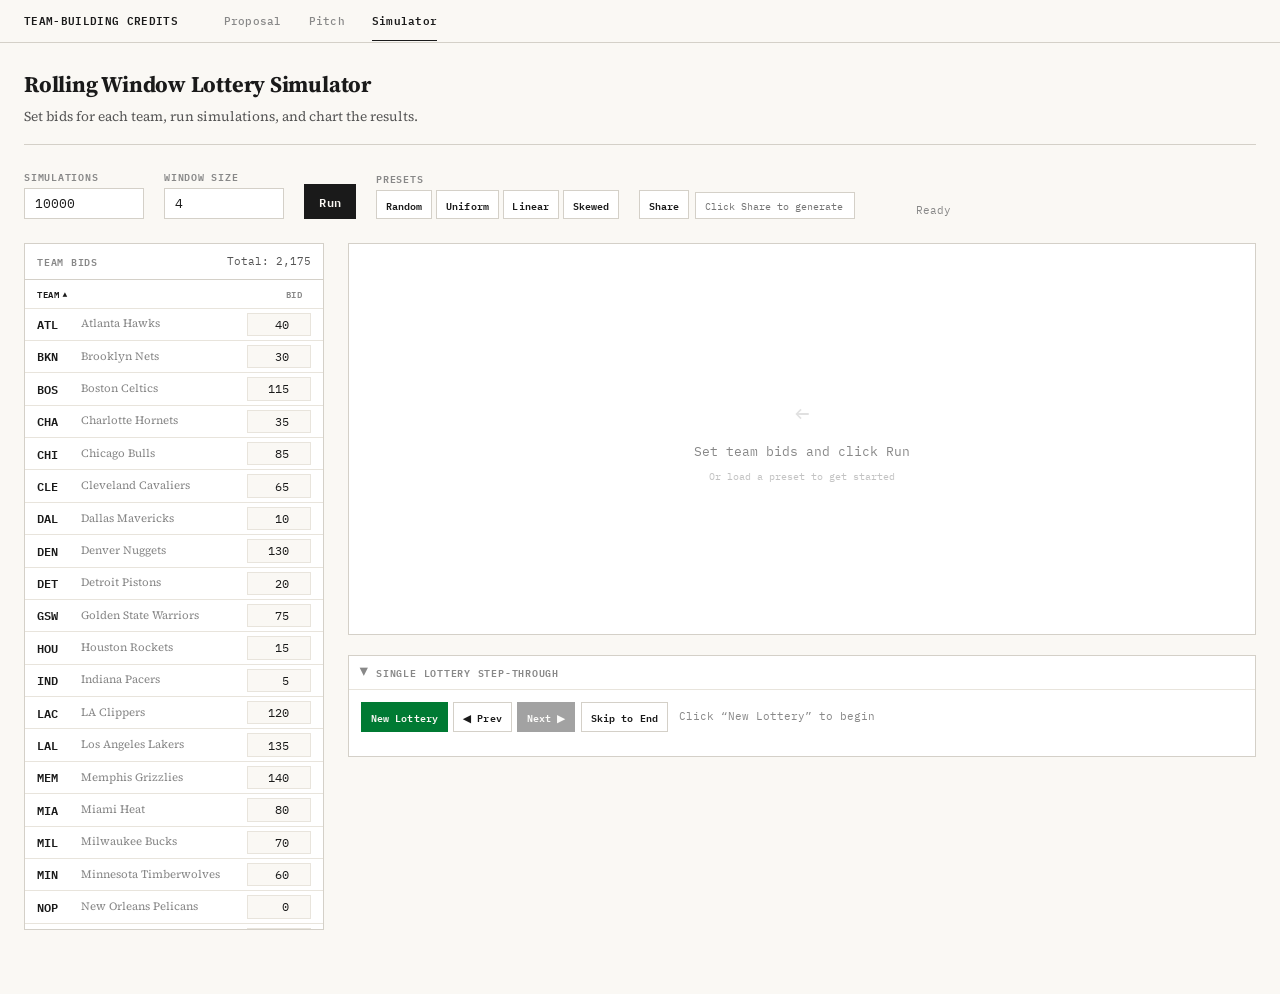
<file: simulator.html>
<!DOCTYPE html>
<html lang="en">
<head>
<meta charset="UTF-8">
<meta name="viewport" content="width=device-width, initial-scale=1.0">
<title>Simulator — Team-Building Credits</title>
<meta name="description" content="Putting team-building in the hands of the teams.">
<meta property="og:title" content="Rolling Window Lottery Simulator — Team-Building Credits">
<meta property="og:description" content="Putting team-building in the hands of the teams.">
<meta property="og:type" content="website">
<meta property="og:image" content="https://dsparks.github.io/credits/og-image.png">
<meta name="twitter:card" content="summary">
<meta name="twitter:image" content="https://dsparks.github.io/credits/og-image.png">
<meta name="twitter:title" content="Rolling Window Lottery Simulator — Team-Building Credits">
<meta name="twitter:description" content="Putting team-building in the hands of the teams.">
<link rel="icon" type="image/svg+xml" href="favicon.svg">
<script defer src="https://cloud.umami.is/script.js" data-website-id="dee76a7d-1304-4c90-aec9-0fe3c653b751"></script>
<link href="https://fonts.googleapis.com/css2?family=Source+Serif+4:ital,opsz,wght@0,8..60,300;0,8..60,400;0,8..60,600;0,8..60,700;1,8..60,300;1,8..60,400&family=IBM+Plex+Mono:wght@400;500;600&display=swap" rel="stylesheet">
<link rel="stylesheet" href="shared.css">
<style>
:root { --highlight: #e8f0e0; --highlight-blue: #e4edf8; }
body { font-size: 15px; line-height: 1.6; }
.site-nav-inner { max-width: 1400px; }

/* --- App layout --- */
.app {
  max-width: 1400px;
  margin: 0 auto;
  padding: 1.5rem 1.5rem 4rem;
}

.app-header {
  margin-bottom: 1.5rem;
  padding-bottom: 1rem;
  border-bottom: 1px solid var(--rule);
}

.app-header h1 {
  font-family: var(--serif);
  font-size: 1.4rem;
  font-weight: 700;
  letter-spacing: -0.01em;
  margin-bottom: 0.2rem;
}

.app-header p {
  font-size: 0.85rem;
  color: var(--text-secondary);
}

/* --- Controls --- */
.controls-bar {
  display: flex;
  gap: 1.25rem;
  align-items: flex-end;
  margin-bottom: 1.5rem;
  flex-wrap: wrap;
}

.control-group {
  display: flex;
  flex-direction: column;
  gap: 0.2rem;
}

.control-group label {
  font-family: var(--mono);
  font-size: 0.6rem;
  font-weight: 600;
  text-transform: uppercase;
  letter-spacing: 0.08em;
  color: var(--text-tertiary);
}

.control-group input {
  background: var(--white);
  border: 1px solid var(--rule);
  color: var(--text);
  font-family: var(--mono);
  font-size: 0.8rem;
  padding: 0.4rem 0.6rem;
  outline: none;
  width: 120px;
}

.control-group input:focus { border-color: var(--text-secondary); }

.btn {
  font-family: var(--mono);
  font-size: 0.72rem;
  font-weight: 600;
  padding: 0.42rem 0.9rem;
  border: 1px solid var(--rule);
  background: var(--white);
  color: var(--text);
  cursor: pointer;
  transition: background 0.1s;
  letter-spacing: 0.01em;
}

.btn:hover { background: var(--surface); }

.btn-primary { background: var(--text); color: var(--bg); border-color: var(--text); }
.btn-primary:hover { background: #333; }
.btn-primary:disabled { opacity: 0.4; cursor: not-allowed; }

.btn-green { background: #007A33; color: var(--bg); border-color: #007A33; }
.btn-green:hover { background: #009940; }

.btn-xs { font-size: 0.65rem; padding: 0.3rem 0.55rem; }

.btn-group { display: flex; gap: 0.35rem; align-items: flex-end; }

.preset-btns { display: flex; gap: 0.25rem; }

.share-bar { display: flex; gap: 0.35rem; align-items: flex-end; }

.share-url-input {
  background: var(--white);
  border: 1px solid var(--rule);
  color: var(--text-secondary);
  font-family: var(--mono);
  font-size: 0.65rem;
  padding: 0.35rem 0.55rem;
  flex: 1;
  min-width: 160px;
  outline: none;
  cursor: pointer;
}

.share-url-input:focus { border-color: var(--text-secondary); color: var(--text); }

.copied-flash {
  font-family: var(--mono);
  font-size: 0.65rem;
  color: #007A33;
  opacity: 0;
  transition: opacity 0.3s;
}

.copied-flash.show { opacity: 1; }

.status-bar {
  font-family: var(--mono);
  font-size: 0.68rem;
  color: var(--text-tertiary);
  display: flex;
  gap: 1rem;
  align-items: center;
}

.status-bar .running { color: var(--accent); }
.status-bar .done { color: #007A33; }

.progress-bar-outer {
  width: 160px;
  height: 3px;
  background: var(--rule-light);
  overflow: hidden;
}

.progress-bar-inner {
  height: 100%;
  background: var(--text);
  transition: width 0.1s;
  width: 0%;
}

/* --- Main grid --- */
.main-grid {
  display: grid;
  grid-template-columns: 300px 1fr;
  gap: 1.5rem;
  align-items: start;
}

/* --- Bids panel --- */
.bids-panel {
  border: 1px solid var(--rule);
  background: var(--white);
}

.bids-panel-header {
  display: flex;
  justify-content: space-between;
  align-items: center;
  padding: 0.55rem 0.75rem;
  border-bottom: 1px solid var(--rule);
}

.bids-panel-header h2 {
  font-family: var(--mono);
  font-size: 0.6rem;
  font-weight: 600;
  text-transform: uppercase;
  letter-spacing: 0.08em;
  color: var(--text-tertiary);
}

.total-credits {
  font-family: var(--mono);
  font-size: 0.68rem;
  color: var(--text-secondary);
}

.bids-sort-bar {
  display: grid;
  grid-template-columns: 44px 1fr 64px;
  align-items: center;
  padding: 0.2rem 0.75rem;
  border-bottom: 1px solid var(--rule-light);
}

.sort-btn {
  background: none;
  border: none;
  color: var(--text-tertiary);
  font-family: var(--mono);
  font-size: 0.58rem;
  font-weight: 600;
  text-transform: uppercase;
  letter-spacing: 0.06em;
  cursor: pointer;
  padding: 0.15rem 0;
  text-align: left;
  display: flex;
  align-items: center;
  gap: 0.2rem;
}

.sort-btn:last-child { text-align: right; justify-content: flex-end; }
.sort-btn:hover { color: var(--text); }
.sort-btn.active { color: var(--text); }

.sort-arrow { font-size: 0.5rem; opacity: 0; }
.sort-btn.active .sort-arrow { opacity: 1; }

.bids-list {
  max-height: 620px;
  overflow-y: auto;
  scrollbar-width: thin;
  scrollbar-color: var(--rule) transparent;
}

.bid-row {
  display: grid;
  grid-template-columns: 44px 1fr 64px;
  align-items: center;
  padding: 0.25rem 0.75rem;
  border-bottom: 1px solid var(--rule-light);
}

.bid-row:hover { background: var(--highlight-blue); }

.team-abbr {
  font-family: var(--mono);
  font-size: 0.72rem;
  font-weight: 600;
}

.team-name {
  font-size: 0.7rem;
  color: var(--text-tertiary);
  white-space: nowrap;
  overflow: hidden;
  text-overflow: ellipsis;
}

.bid-input {
  background: var(--bg);
  border: 1px solid var(--rule-light);
  color: var(--text);
  font-family: var(--mono);
  font-size: 0.72rem;
  padding: 0.2rem 0.35rem;
  width: 100%;
  text-align: right;
  outline: none;
}

.bid-input:focus { border-color: var(--text-secondary); }

/* --- Results --- */
.results-panel { display: flex; flex-direction: column; gap: 1.25rem; }

.chart-container {
  border: 1px solid var(--rule);
  background: var(--white);
  padding: 1.25rem;
  position: relative;
}

.chart-title {
  font-family: var(--mono);
  font-size: 0.6rem;
  font-weight: 600;
  text-transform: uppercase;
  letter-spacing: 0.08em;
  color: var(--text-tertiary);
  margin-bottom: 0.75rem;
}

canvas { width: 100% !important; height: auto !important; }

.empty-state {
  display: flex;
  flex-direction: column;
  align-items: center;
  justify-content: center;
  min-height: 350px;
  color: var(--text-tertiary);
  font-family: var(--mono);
  font-size: 0.8rem;
  text-align: center;
  gap: 0.35rem;
}

.empty-state .arrow { font-size: 1.5rem; opacity: 0.25; margin-bottom: 0.3rem; }

.heatmap-container { position: relative; overflow-x: auto; }
.heatmap-canvas { display: block; cursor: crosshair; }

.heatmap-tooltip {
  position: absolute;
  pointer-events: none;
  background: var(--white);
  border: 1px solid var(--rule);
  padding: 0.5rem 0.7rem;
  font-family: var(--mono);
  font-size: 0.72rem;
  color: var(--text);
  white-space: nowrap;
  z-index: 100;
  display: none;
  box-shadow: 0 2px 8px rgba(0,0,0,0.08);
  line-height: 1.6;
}

.tt-team { font-weight: 600; color: var(--accent); }
.tt-label { color: var(--text-tertiary); font-size: 0.62rem; }
.tt-prob { font-weight: 600; }

/* --- Summary table --- */
.summary-table-container {
  border: 1px solid var(--rule);
  background: var(--white);
  overflow: hidden;
}

.summary-table-header {
  padding: 0.55rem 0.75rem;
  border-bottom: 1px solid var(--rule);
  font-family: var(--mono);
  font-size: 0.6rem;
  font-weight: 600;
  text-transform: uppercase;
  letter-spacing: 0.08em;
  color: var(--text-tertiary);
}

.summary-table {
  width: 100%;
  border-collapse: collapse;
  font-family: var(--mono);
  font-size: 0.68rem;
}

.summary-table th {
  color: var(--text-tertiary);
  font-weight: 600;
  text-transform: uppercase;
  letter-spacing: 0.04em;
  font-size: 0.58rem;
  padding: 0.4rem 0.5rem;
  text-align: right;
  border-bottom: 1px solid var(--rule);
}

.summary-table th:first-child,
.summary-table th:nth-child(2) { text-align: left; }

.summary-table td {
  padding: 0.3rem 0.5rem;
  text-align: right;
  border-bottom: 1px solid var(--rule-light);
}

.summary-table td:first-child,
.summary-table td:nth-child(2) { text-align: left; }

.summary-table td:first-child { font-weight: 600; }
.summary-table td:nth-child(2) { color: var(--text-tertiary); }

.summary-table tbody tr:hover { background: var(--highlight-blue); }

.summary-table-scroll {
  max-height: 480px;
  overflow-y: auto;
  scrollbar-width: thin;
  scrollbar-color: var(--rule) transparent;
}

/* --- Step-through --- */
.stepthrough-panel {
  border: 1px solid var(--rule);
  background: var(--white);
}

.stepthrough-header {
  display: flex;
  justify-content: space-between;
  align-items: center;
  padding: 0.55rem 0.75rem;
  border-bottom: 1px solid var(--rule-light);
  cursor: pointer;
  user-select: none;
}

.stepthrough-header h2 {
  font-family: var(--mono);
  font-size: 0.6rem;
  font-weight: 600;
  text-transform: uppercase;
  letter-spacing: 0.08em;
  color: var(--text-tertiary);
  display: flex;
  align-items: center;
  gap: 0.4rem;
}

.toggle-arrow { font-size: 0.6rem; transition: transform 0.15s; }
.toggle-arrow.open { transform: rotate(90deg); }

.stepthrough-body { display: none; padding: 0.75rem; }
.stepthrough-body.open { display: block; }

.step-controls {
  display: flex;
  gap: 0.35rem;
  align-items: center;
  margin-bottom: 0.75rem;
  flex-wrap: wrap;
}

.step-info {
  font-family: var(--mono);
  font-size: 0.7rem;
  color: var(--text-tertiary);
  margin-left: 0.35rem;
}

.step-table-scroll {
  max-height: 450px;
  overflow-y: auto;
  scrollbar-width: thin;
}

.step-table {
  width: 100%;
  border-collapse: collapse;
  font-family: var(--mono);
  font-size: 0.68rem;
}

.step-table th {
  color: var(--text-tertiary);
  font-weight: 600;
  text-transform: uppercase;
  letter-spacing: 0.04em;
  font-size: 0.58rem;
  padding: 0.35rem 0.5rem;
  text-align: left;
  border-bottom: 1px solid var(--rule);
}

.step-table th.r { text-align: right; }

.step-table td {
  padding: 0.3rem 0.5rem;
  text-align: left;
  border-bottom: 1px solid var(--rule-light);
}

.step-table td.r { text-align: right; }
.step-table td.team-cell { font-weight: 600; }

.step-table tr.in-window { background: var(--highlight-blue); }
.step-table tr.winner { background: var(--highlight); }
.step-table tr.already-picked { opacity: 0.3; }

.step-pick-label {
  font-family: var(--mono);
  font-size: 0.78rem;
  font-weight: 600;
  margin-bottom: 0.55rem;
}

.step-winner-banner {
  font-family: var(--mono);
  font-size: 0.72rem;
  padding: 0.5rem 0.7rem;
  background: var(--highlight);
  border: 1px solid #80c4a0;
  margin-bottom: 0.75rem;
}

.step-winner-banner .winner-team { font-weight: 600; }
.step-winner-banner .winner-detail { color: var(--text-secondary); font-size: 0.65rem; }

.step-allocated {
  margin-top: 0.75rem;
  padding-top: 0.55rem;
  border-top: 1px solid var(--rule-light);
}

.step-allocated-title {
  font-family: var(--mono);
  font-size: 0.58rem;
  font-weight: 600;
  text-transform: uppercase;
  letter-spacing: 0.06em;
  color: var(--text-tertiary);
  margin-bottom: 0.35rem;
}

.step-allocated-list { display: flex; flex-wrap: wrap; gap: 0.2rem; }

.step-pick-chip {
  font-family: var(--mono);
  font-size: 0.58rem;
  padding: 0.12rem 0.35rem;
  background: var(--surface);
  border: 1px solid var(--rule-light);
}

.step-pick-chip .chip-pick { color: var(--accent); font-weight: 600; }
.step-pick-chip .chip-team { font-weight: 600; }

@media (max-width: 900px) {
  .main-grid { grid-template-columns: 1fr; }
  .app { padding: 1rem; }
  .controls-bar { flex-direction: column; align-items: stretch; }
  .control-group input { width: 100%; }
}
</style>
</head>
<body>

<div data-site-nav></div>
<script src="site-nav.js"></script>

<div class="app">
  <div class="app-header">
    <h1>Rolling Window Lottery Simulator</h1>
    <p>Set bids for each team, run simulations, and chart the results.</p>
  </div>

  <div class="controls-bar">
    <div class="control-group">
      <label>Simulations</label>
      <input type="number" id="numSims" value="10000" min="100" max="1000000" step="100">
    </div>
    <div class="control-group">
      <label>Window Size</label>
      <input type="number" id="windowSize" value="4" min="1" max="30">
    </div>
    <div class="btn-group">
      <button class="btn btn-primary" id="runBtn" onclick="runSimulations()">Run</button>
      <button class="btn" id="stopBtn" onclick="stopSimulations()" style="display:none;">Stop</button>
    </div>
    <div class="btn-group">
      <div class="control-group">
        <label>Presets</label>
        <div class="preset-btns">
          <button class="btn btn-xs" onclick="loadPreset('random')">Random</button>
          <button class="btn btn-xs" onclick="loadPreset('uniform')">Uniform</button>
          <button class="btn btn-xs" onclick="loadPreset('linear')">Linear</button>
          <button class="btn btn-xs" onclick="loadPreset('skewed')">Skewed</button>
        </div>
      </div>
    </div>
    <div class="btn-group share-bar">
      <button class="btn btn-xs" onclick="shareConfig()">Share</button>
      <input class="share-url-input" id="shareUrl" readonly onclick="this.select()" placeholder="Click Share to generate a URL">
      <span class="copied-flash" id="copiedFlash">Copied</span>
    </div>
    <div class="status-bar" id="statusBar">
      <span id="statusText">Ready</span>
      <div class="progress-bar-outer" id="progressOuter" style="display:none;">
        <div class="progress-bar-inner" id="progressInner"></div>
      </div>
    </div>
  </div>

  <div class="main-grid">
    <div class="bids-panel">
      <div class="bids-panel-header">
        <h2>Team Bids</h2>
        <span class="total-credits" id="totalCredits">Total: 0</span>
      </div>
      <div class="bids-sort-bar">
        <button class="sort-btn active" id="sortTeamBtn" onclick="sortBidsBy('team')">
          Team <span class="sort-arrow" id="sortTeamArrow">&#9650;</span>
        </button>
        <span></span>
        <button class="sort-btn" id="sortBidBtn" onclick="sortBidsBy('bid')">
          Bid <span class="sort-arrow" id="sortBidArrow">&#9660;</span>
        </button>
      </div>
      <div class="bids-list" id="bidsList"></div>
    </div>

    <div class="results-panel">
      <div class="chart-container" id="chartArea">
        <div class="empty-state" id="emptyState">
          <div class="arrow">&#8592;</div>
          <div>Set team bids and click Run</div>
          <div style="font-size:0.65rem; opacity:0.5;">Or load a preset to get started</div>
        </div>
        <div id="heatmapArea" style="display:none;">
          <div class="chart-title">Pick distribution by bid amount <span id="simCount"></span></div>
          <div class="heatmap-container">
            <canvas id="heatmapCanvas" class="heatmap-canvas"></canvas>
            <div class="heatmap-tooltip" id="heatmapTooltip"></div>
          </div>
        </div>
      </div>

      <div class="summary-table-container" id="summaryArea" style="display:none;">
        <div class="summary-table-header">
          Summary Statistics
          <button class="btn btn-xs" id="exportCsvBtn" onclick="exportCsv()" style="display:none; float:right; margin-top:-0.15rem;">Export CSV</button>
        </div>
        <div class="summary-table-scroll">
          <table class="summary-table">
            <thead>
              <tr>
                <th>Team</th>
                <th>Bid</th>
                <th>Avg Pick</th>
                <th>Median</th>
                <th>Best</th>
                <th>Worst</th>
                <th>P(Top 3)</th>
                <th>P(Top 10)</th>
                <th>Avg Cost</th>
              </tr>
            </thead>
            <tbody id="summaryBody"></tbody>
          </table>
        </div>
      </div>

      <div class="stepthrough-panel">
        <div class="stepthrough-header" onclick="toggleStepthrough()">
          <h2><span class="toggle-arrow open" id="stepToggleArrow">&#9654;</span> Single Lottery Step-Through</h2>
        </div>
        <div class="stepthrough-body open" id="stepBody">
          <div class="step-controls">
            <button class="btn btn-green btn-xs" onclick="stepNew()">New Lottery</button>
            <button class="btn btn-xs" id="stepPrevBtn" onclick="stepPrev()" disabled>&#9664; Prev</button>
            <button class="btn btn-primary btn-xs" id="stepNextBtn" onclick="stepNext()" disabled>Next &#9654;</button>
            <button class="btn btn-xs" id="stepAllBtn" onclick="stepAll()" disabled>Skip to End</button>
            <span class="step-info" id="stepInfo">Click &ldquo;New Lottery&rdquo; to begin</span>
          </div>
          <div id="stepContent"></div>
        </div>
      </div>
    </div>
  </div>
</div>

<script src="simulator.js"></script>
</body>
</html>
</file>
<file: shared.css>
/* === Foundation === */

:root {
  --bg: #faf8f4;
  --text: #1a1a1a;
  --text-secondary: #555;
  --text-tertiary: #888;
  --rule: #d4d0c8;
  --rule-light: #e8e4dc;
  --accent: #007A33;
  --accent-light: #009940;
  --surface: #f2efe8;
  --white: #fff;
  --serif: 'Source Serif 4', Georgia, serif;
  --mono: 'IBM Plex Mono', 'Menlo', monospace;
}

* { margin: 0; padding: 0; box-sizing: border-box; }

body {
  background: var(--bg);
  color: var(--text);
  font-family: var(--serif);
  -webkit-font-smoothing: antialiased;
}

a { color: var(--accent); }
a:hover { color: var(--accent-light); }

/* === Nav === */

.site-nav {
  border-bottom: 1px solid var(--rule);
  position: sticky;
  top: 0;
  z-index: 200;
  background: var(--bg);
}

.site-nav-inner {
  max-width: 720px;
  margin: 0 auto;
  padding: 0 1.5rem;
  display: flex;
  align-items: baseline;
  overflow-x: auto;
  white-space: nowrap;
  scrollbar-width: none;
}

.site-nav-inner::-webkit-scrollbar { display: none; }

.site-nav-title {
  font-family: var(--mono);
  font-size: 0.7rem;
  font-weight: 600;
  color: var(--text);
  padding: 0.7rem 0;
  margin-right: 2rem;
  text-decoration: none;
  letter-spacing: 0.03em;
  text-transform: uppercase;
  flex: 0 0 auto;
}

.site-nav-title:hover { color: var(--accent); }

.nav-tab {
  font-family: var(--mono);
  font-size: 0.7rem;
  font-weight: 500;
  color: var(--text-tertiary);
  text-decoration: none;
  padding: 0.7rem 0.85rem;
  position: relative;
  letter-spacing: 0.02em;
  flex: 0 0 auto;
}

.nav-tab:hover { color: var(--text); }

.nav-tab.active {
  color: var(--text);
  font-weight: 600;
}

.nav-tab.active::after {
  content: '';
  position: absolute;
  bottom: -1px;
  left: 0.85rem;
  right: 0.85rem;
  height: 1.5px;
  background: var(--text);
}

/* === Alt grid (comparison cards) === */

.alt-grid {
  display: grid;
  grid-template-columns: 1fr 1fr;
  gap: 0;
  margin: 1.25rem 0;
  border: 1px solid var(--rule);
}

.alt-card {
  padding: 1.1rem 1.25rem;
  border-bottom: 1px solid var(--rule-light);
  border-right: 1px solid var(--rule-light);
}

.alt-card:nth-child(2n) { border-right: none; }
.alt-card:nth-last-child(-n+2) { border-bottom: none; }

.alt-card .alt-name {
  font-family: var(--mono);
  font-size: 0.75rem;
  font-weight: 600;
  margin-bottom: 0.4rem;
  color: var(--text);
}

.alt-card .alt-name.recommended {
  color: var(--accent);
}

.alt-card .alt-name.recommended::after {
  content: ' — proposed';
  font-weight: 400;
  font-size: 0.65rem;
  color: var(--text-tertiary);
}

.alt-card p {
  font-size: 0.85rem;
  line-height: 1.55;
  color: var(--text-secondary);
  margin-bottom: 0;
}

/* === Transition table === */

.transition-table {
  border-collapse: collapse;
  background: var(--white);
  font-size: 0.82rem;
  font-family: var(--serif);
}

.transition-table th,
.transition-table td {
  border: 1px solid var(--rule);
  padding: 0.35rem 0.7rem;
  text-align: center;
  vertical-align: middle;
}

.transition-table th {
  font-family: var(--mono);
  font-size: 0.62rem;
  font-weight: 600;
  text-transform: uppercase;
  letter-spacing: 0.04em;
  color: var(--text-secondary);
  background: var(--surface);
}

.transition-table td {
  color: var(--text);
  line-height: 1.35;
}

.transition-table tbody tr:nth-child(even) {
  background: rgba(0, 0, 0, 0.015);
}
</file>
